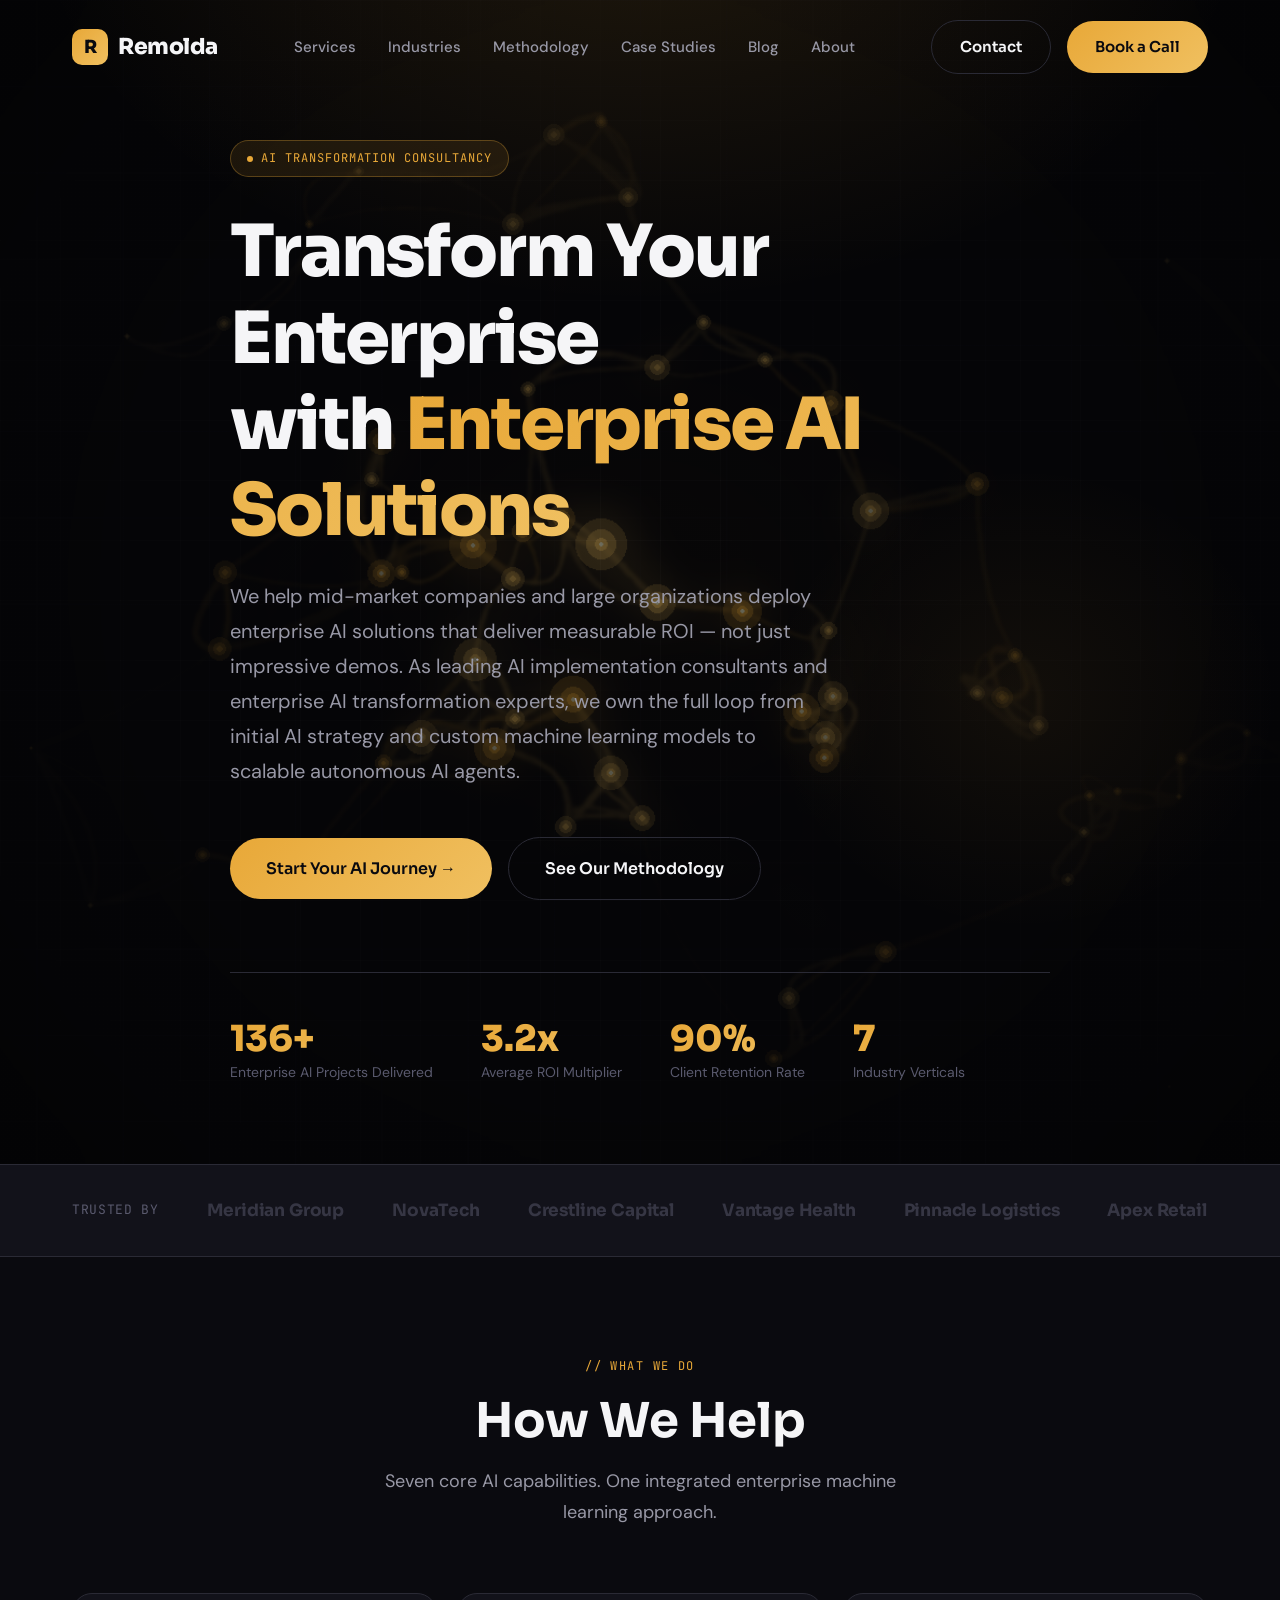
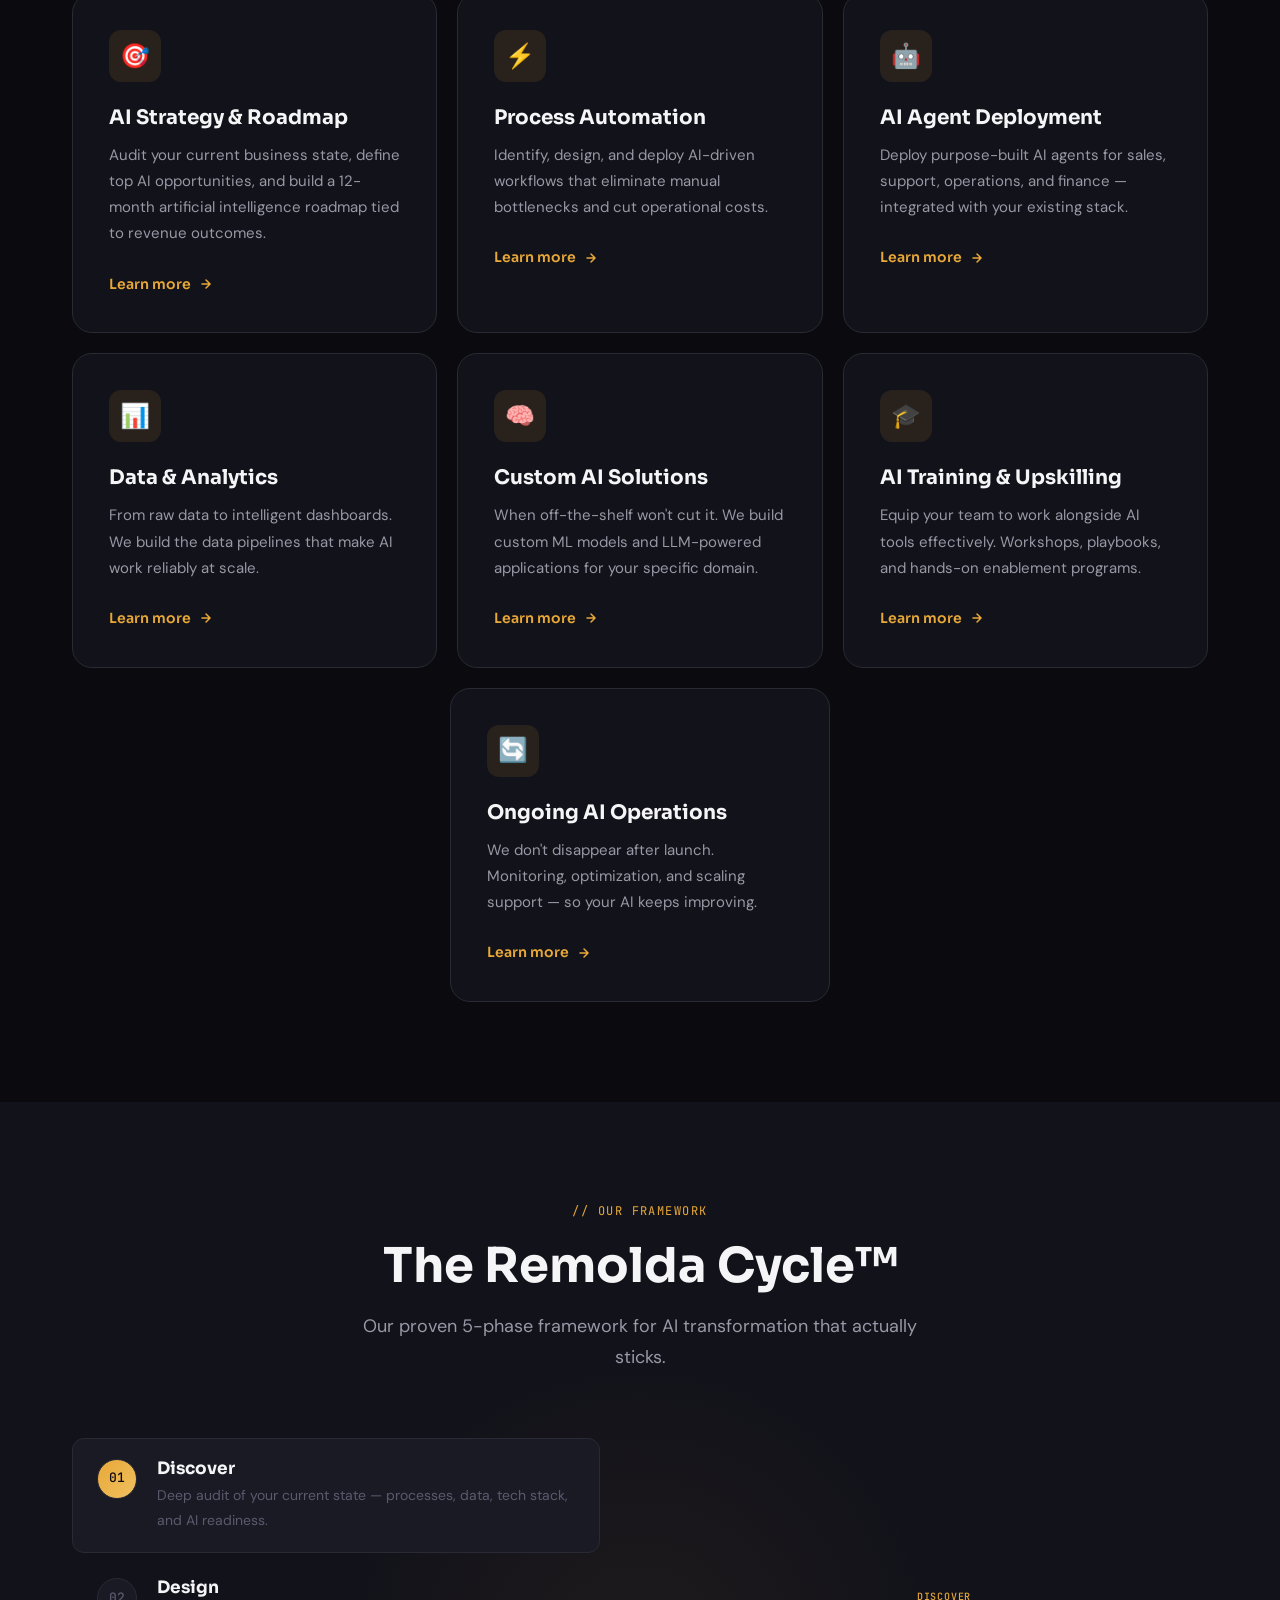
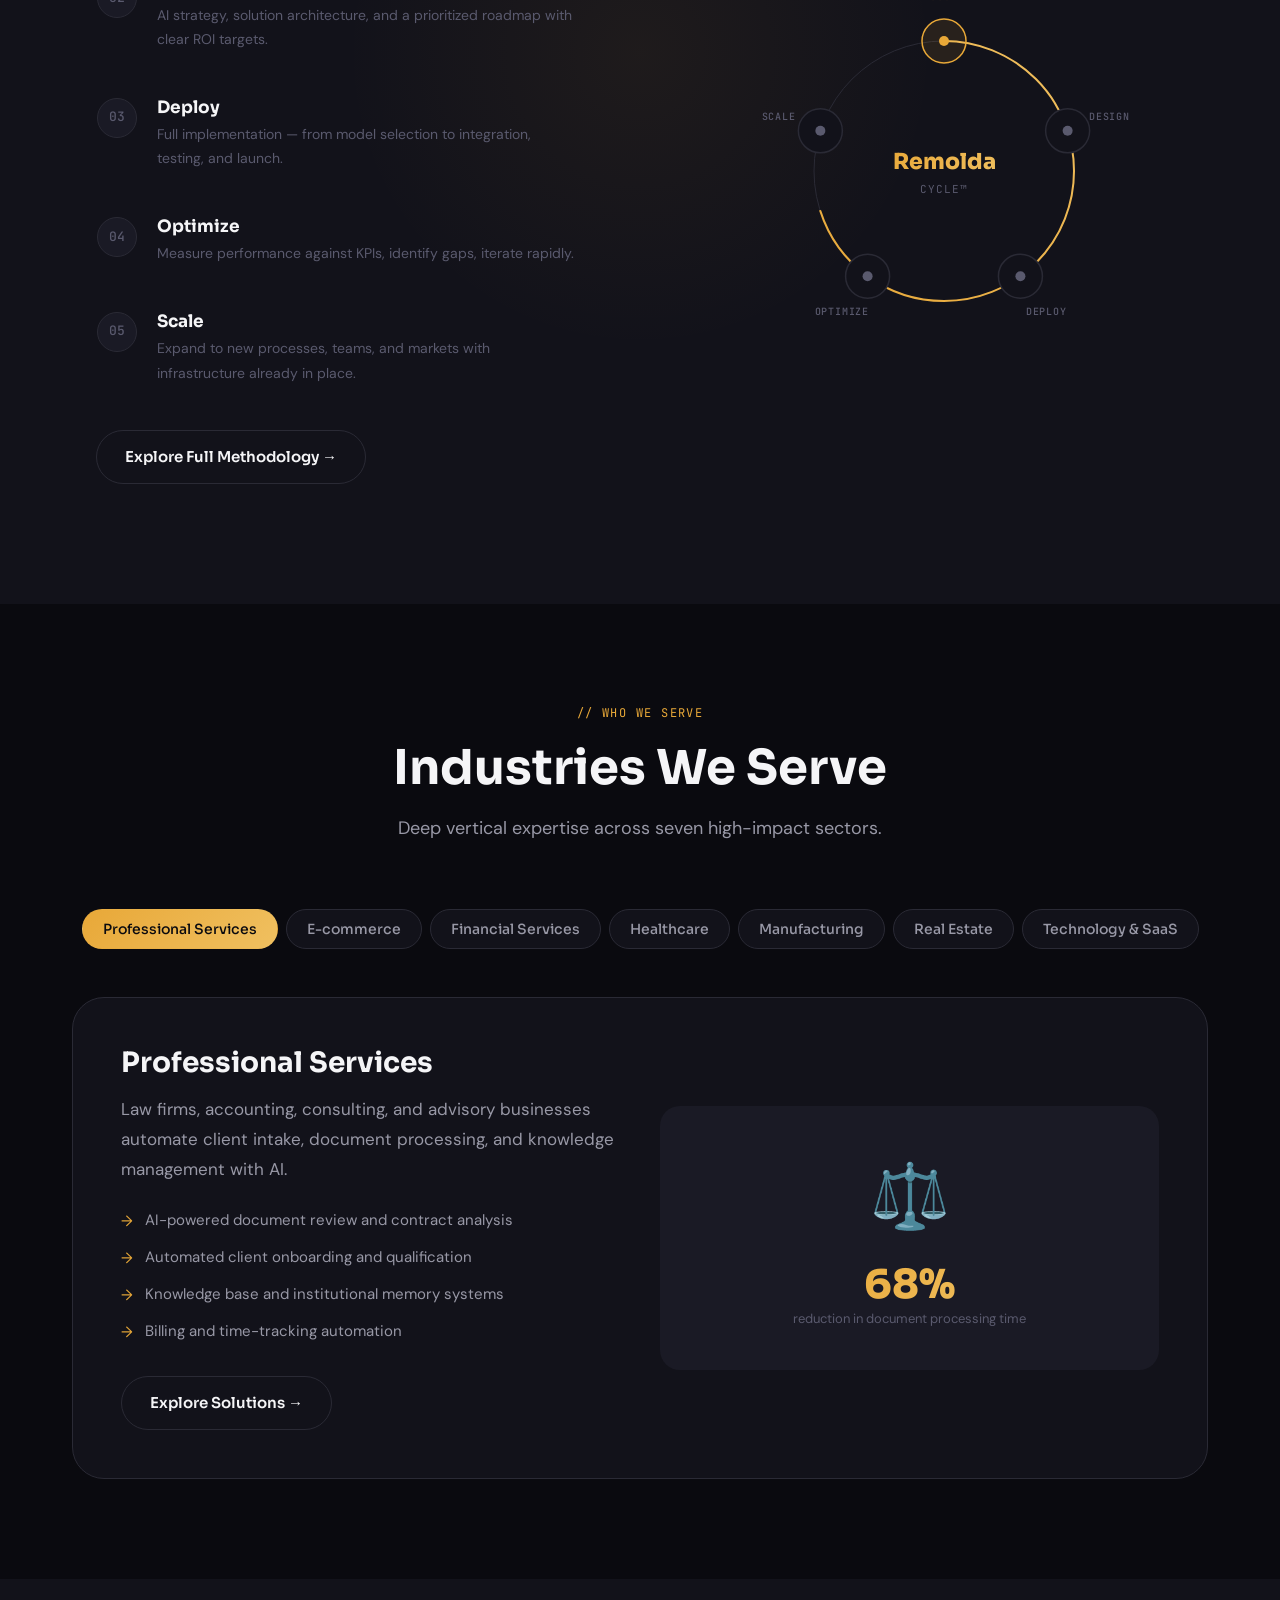
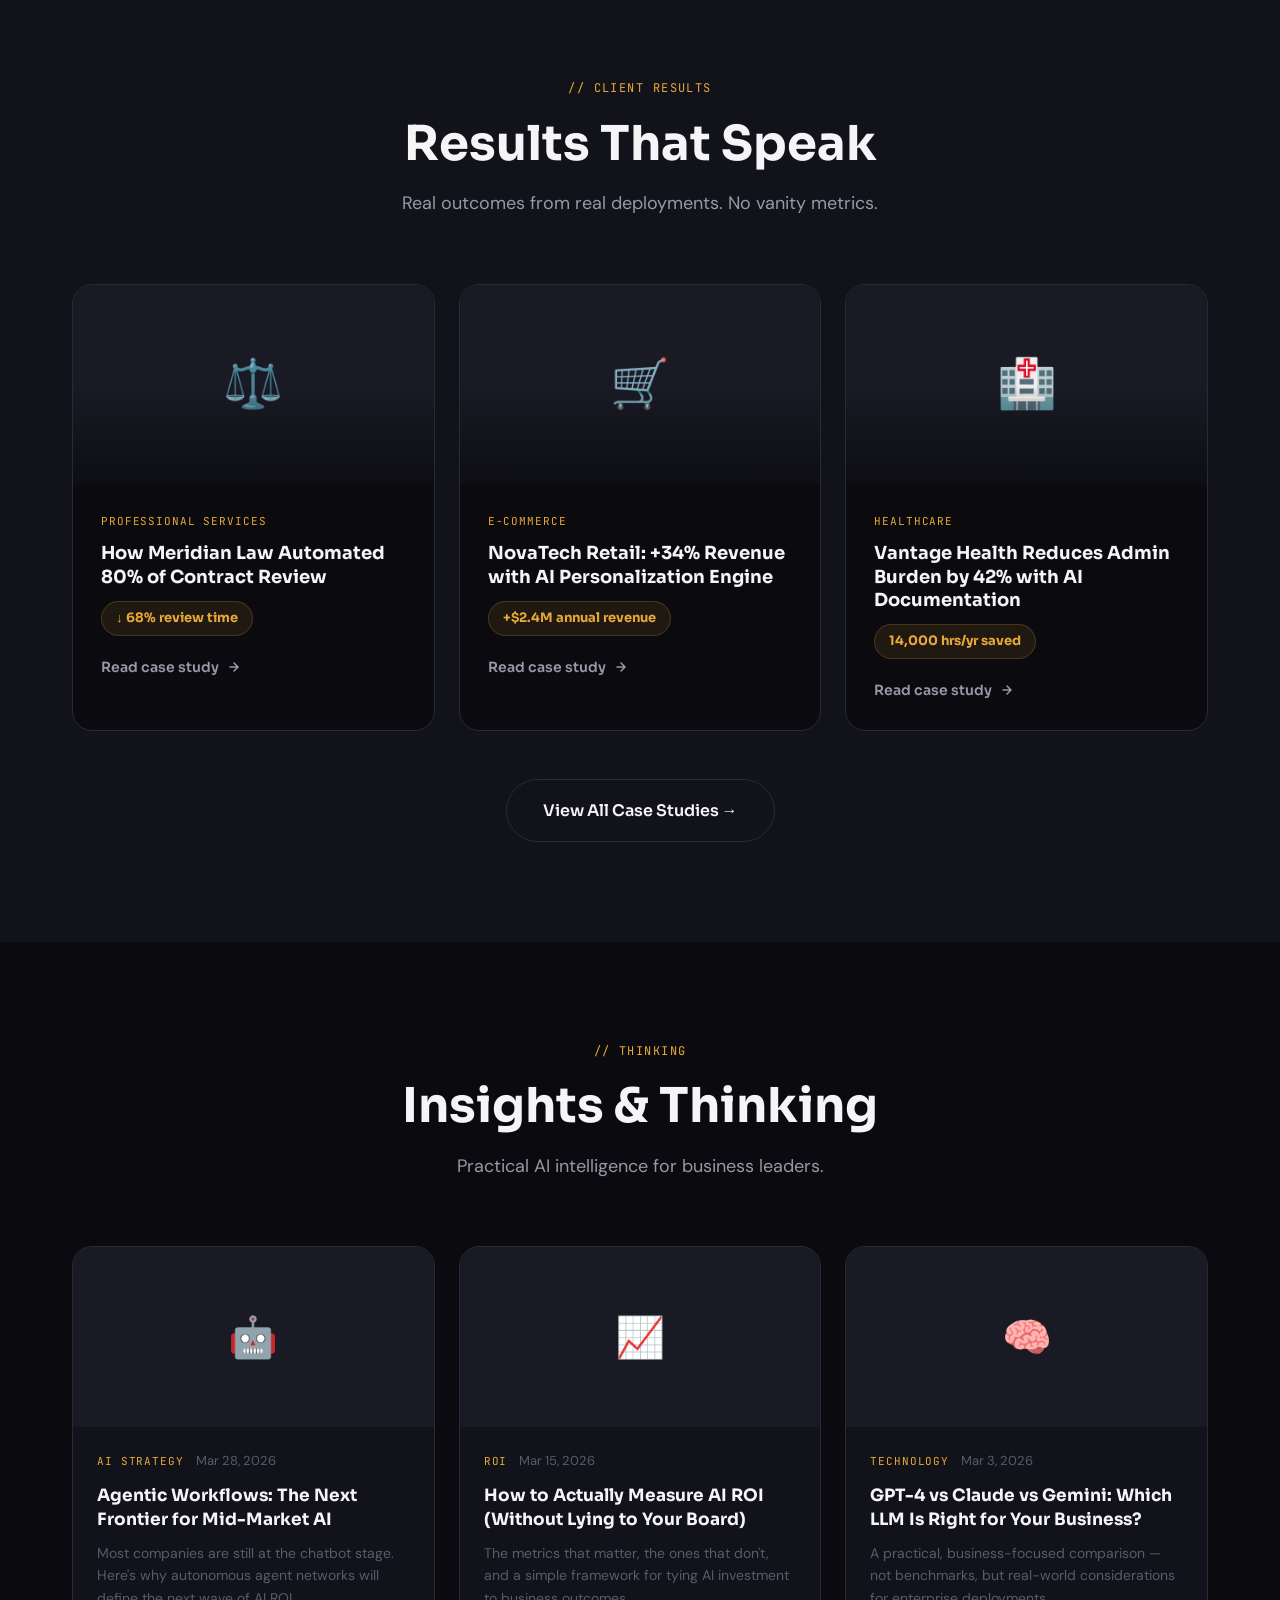
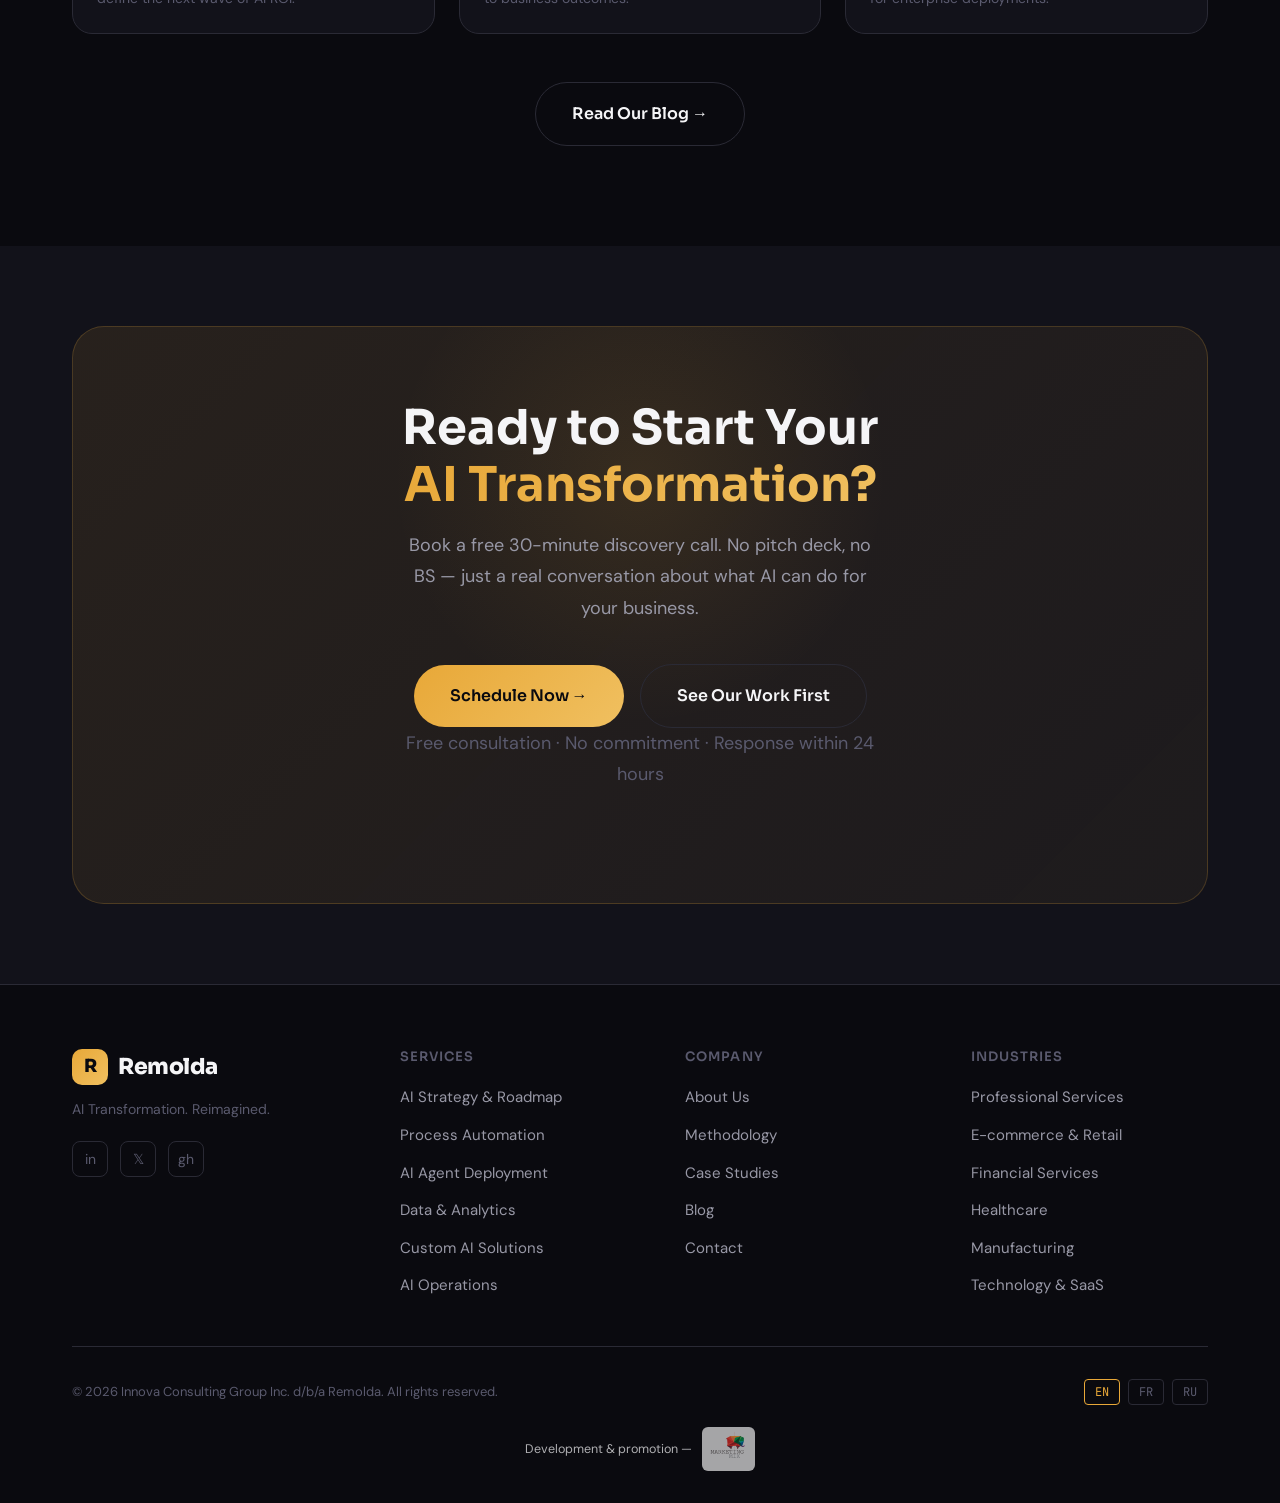
<file: index.html>
<!DOCTYPE html>
<html lang="en">
<head>
  <meta charset="UTF-8">
  <meta name="viewport" content="width=device-width, initial-scale=1.0">
  <title>Remolda | Top Enterprise AI Transformation & Consulting Agency in Toronto</title>
  <meta name="description" content="Remolda is a premier AI consulting agency in Toronto helping mid-market companies deploy ROI-driven AI, automation, and machine learning solutions.">
  <meta property="og:type" content="website">
  <meta property="og:title" content="Remolda | Top Enterprise AI Transformation & Consulting Agency in Toronto">
  <meta property="og:image" content="/images/og-image.png">
  <meta name="twitter:card" content="summary_large_image">
  <meta name="twitter:image" content="/images/og-image.png">
  <link rel="stylesheet" href="styles.css">
  <link rel="icon" href="/favicon.ico" type="image/x-icon">
  <link rel="canonical" href="https://remolda.com/">

  <!-- GEO SEO Tags -->
  <meta name="geo.region" content="CA-ON">
  <meta name="geo.placename" content="Toronto">
  <meta name="geo.position" content="43.6532;-79.3832">
  <meta name="ICBM" content="43.6532, -79.3832">

  <!-- Schema.org JSON-LD -->
  <script type="application/ld+json">
  {
    "@context": "https://schema.org",
    "@type": "ConsultingBusiness",
    "name": "Remolda",
    "legalName": "Innova Consulting Group Inc.",
    "url": "https://remolda.com",
    "logo": "https://remolda.com/images/og-image.png",
    "description": "Remolda helps mid-market companies deploy AI that delivers measurable ROI. We offer AI Strategy, Process Automation, AI Agent Deployment, Data & Analytics, and Custom AI Solutions.",
    "address": {
      "@type": "PostalAddress",
      "addressLocality": "Toronto",
      "addressRegion": "ON",
      "addressCountry": "CA"
    },
    "geo": {
      "@type": "GeoCoordinates",
      "latitude": 43.6532,
      "longitude": -79.3832
    },
    "contactPoint": {
      "@type": "ContactPoint",
      "contactType": "customer service",
      "email": "hello@remolda.com",
      "availableLanguage": ["English", "French", "Russian"]
    },
    "sameAs": [
      "https://www.linkedin.com/company/remolda",
      "https://twitter.com/remolda_ai"
    ]
  }
  </script>

</head>
<body>

  <!-- NAVIGATION -->
  <nav class="nav">
    <div class="container">
      <div class="nav-inner">
        <a href="index.html" class="nav-logo">
          <div class="logo-mark">R</div>
          Remolda
        </a>
        <ul class="nav-links">
          <li><a href="services.html">Services</a></li>
          <li><a href="industries.html">Industries</a></li>
          <li><a href="methodology.html">Methodology</a></li>
          <li><a href="case-studies.html">Case Studies</a></li>
          <li><a href="blog.html">Blog</a></li>
          <li><a href="about.html">About</a></li>
        </ul>
        <div class="nav-cta">
          <a href="contact.html" class="btn btn-outline">Contact</a>
          <a href="contact.html" class="btn btn-primary">Book a Call</a>
        </div>
        <div class="nav-toggle" aria-label="Menu">
          <span></span><span></span><span></span>
        </div>
      </div>
    </div>
  </nav>

  <!-- HERO -->
  <section class="hero">
    <div class="hero-bg">
      <div class="hero-mesh"></div>
      <div class="hero-grid"></div>
    </div>
    <div class="container">
      <div class="hero-content">
        <div class="badge fade-up">AI Transformation Consultancy</div>
        <h1 class="fade-up fade-up-delay-1">
          Transform Your Enterprise<br>
          with <span class="text-accent">Enterprise AI Solutions</span>
        </h1>
        <p class="fade-up fade-up-delay-2">
          We help mid-market companies and large organizations deploy enterprise AI solutions that deliver measurable ROI —
          not just impressive demos. As leading AI implementation consultants and enterprise AI transformation experts, we own the full loop from initial AI strategy and custom machine learning models to scalable autonomous AI agents.
        </p>
        <div class="hero-actions fade-up fade-up-delay-3">
          <a href="contact.html" class="btn btn-primary btn-lg">Start Your AI Journey →</a>
          <a href="methodology.html" class="btn btn-outline btn-lg">See Our Methodology</a>
        </div>
        <div class="hero-stats fade-up fade-up-delay-4">
          <div class="hero-stat">
            <div class="number" data-target="140+">0</div>
            <div class="label">Enterprise AI Projects Delivered</div>
          </div>
          <div class="hero-stat">
            <div class="number" data-target="3.2x">0</div>
            <div class="label">Average ROI Multiplier</div>
          </div>
          <div class="hero-stat">
            <div class="number" data-target="92%">0</div>
            <div class="label">Client Retention Rate</div>
          </div>
          <div class="hero-stat">
            <div class="number" data-target="7">0</div>
            <div class="label">Industry Verticals</div>
          </div>
        </div>
      </div>
    </div>
  </section>

  <!-- TRUST BAR -->
  <div class="trust-bar">
    <div class="container">
      <div class="trust-bar-inner">
        <span class="trust-label">Trusted by</span>
        <div class="trust-logos">
          <span class="trust-logo">Meridian Group</span>
          <span class="trust-logo">NovaTech</span>
          <span class="trust-logo">Crestline Capital</span>
          <span class="trust-logo">Vantage Health</span>
          <span class="trust-logo">Pinnacle Logistics</span>
          <span class="trust-logo">Apex Retail</span>
        </div>
      </div>
    </div>
  </div>

  <!-- SERVICES -->
  <section class="services">
    <div class="container">
      <div class="section-header fade-up">
        <span class="section-label">// What We Do</span>
        <h2>How We Help</h2>
        <p>Seven core AI capabilities. One integrated enterprise machine learning approach.</p>
      </div>
      <div class="services-grid">
        <a href="services.html#strategy" class="service-card fade-up">
          <div class="service-icon">🎯</div>
          <h3>AI Strategy & Roadmap</h3>
          <p>Audit your current business state, define top AI opportunities, and build a 12-month artificial intelligence roadmap tied to revenue outcomes.</p>
          <span class="service-link">Learn more <svg width="14" height="14" viewBox="0 0 14 14" fill="none"><path d="M3 7h8M7 3l4 4-4 4" stroke="currentColor" stroke-width="1.5" stroke-linecap="round"/></svg></span>
        </a>
        <a href="services.html#automation" class="service-card fade-up fade-up-delay-1">
          <div class="service-icon">⚡</div>
          <h3>Process Automation</h3>
          <p>Identify, design, and deploy AI-driven workflows that eliminate manual bottlenecks and cut operational costs.</p>
          <span class="service-link">Learn more <svg width="14" height="14" viewBox="0 0 14 14" fill="none"><path d="M3 7h8M7 3l4 4-4 4" stroke="currentColor" stroke-width="1.5" stroke-linecap="round"/></svg></span>
        </a>
        <a href="services.html#agents" class="service-card fade-up fade-up-delay-2">
          <div class="service-icon">🤖</div>
          <h3>AI Agent Deployment</h3>
          <p>Deploy purpose-built AI agents for sales, support, operations, and finance — integrated with your existing stack.</p>
          <span class="service-link">Learn more <svg width="14" height="14" viewBox="0 0 14 14" fill="none"><path d="M3 7h8M7 3l4 4-4 4" stroke="currentColor" stroke-width="1.5" stroke-linecap="round"/></svg></span>
        </a>
        <a href="services.html#data" class="service-card fade-up fade-up-delay-3">
          <div class="service-icon">📊</div>
          <h3>Data & Analytics</h3>
          <p>From raw data to intelligent dashboards. We build the data pipelines that make AI work reliably at scale.</p>
          <span class="service-link">Learn more <svg width="14" height="14" viewBox="0 0 14 14" fill="none"><path d="M3 7h8M7 3l4 4-4 4" stroke="currentColor" stroke-width="1.5" stroke-linecap="round"/></svg></span>
        </a>
        <a href="services.html#custom" class="service-card fade-up fade-up-delay-4">
          <div class="service-icon">🧠</div>
          <h3>Custom AI Solutions</h3>
          <p>When off-the-shelf won't cut it. We build custom ML models and LLM-powered applications for your specific domain.</p>
          <span class="service-link">Learn more <svg width="14" height="14" viewBox="0 0 14 14" fill="none"><path d="M3 7h8M7 3l4 4-4 4" stroke="currentColor" stroke-width="1.5" stroke-linecap="round"/></svg></span>
        </a>
        <a href="services.html#training" class="service-card fade-up fade-up-delay-5">
          <div class="service-icon">🎓</div>
          <h3>AI Training & Upskilling</h3>
          <p>Equip your team to work alongside AI tools effectively. Workshops, playbooks, and hands-on enablement programs.</p>
          <span class="service-link">Learn more <svg width="14" height="14" viewBox="0 0 14 14" fill="none"><path d="M3 7h8M7 3l4 4-4 4" stroke="currentColor" stroke-width="1.5" stroke-linecap="round"/></svg></span>
        </a>
        <a href="services.html#operations" class="service-card fade-up fade-up-delay-6" style="grid-column: 1 / -1; max-width: 380px; margin: 0 auto;">
          <div class="service-icon">🔄</div>
          <h3>Ongoing AI Operations</h3>
          <p>We don't disappear after launch. Monitoring, optimization, and scaling support — so your AI keeps improving.</p>
          <span class="service-link">Learn more <svg width="14" height="14" viewBox="0 0 14 14" fill="none"><path d="M3 7h8M7 3l4 4-4 4" stroke="currentColor" stroke-width="1.5" stroke-linecap="round"/></svg></span>
        </a>
      </div>
    </div>
  </section>

  <!-- METHODOLOGY -->
  <section class="methodology">
    <div class="container">
      <div class="section-header fade-up">
        <span class="section-label">// Our Framework</span>
        <h2>The Remolda Cycle™</h2>
        <p>Our proven 5-phase framework for AI transformation that actually sticks.</p>
      </div>
      <div class="methodology-inner">
        <div class="methodology-phases">
          <div class="phase-item fade-up">
            <div class="phase-num">01</div>
            <div class="phase-content">
              <h4>Discover</h4>
              <p>Deep audit of your current state — processes, data, tech stack, and AI readiness.</p>
            </div>
          </div>
          <div class="phase-item fade-up fade-up-delay-1">
            <div class="phase-num">02</div>
            <div class="phase-content">
              <h4>Design</h4>
              <p>AI strategy, solution architecture, and a prioritized roadmap with clear ROI targets.</p>
            </div>
          </div>
          <div class="phase-item fade-up fade-up-delay-2">
            <div class="phase-num">03</div>
            <div class="phase-content">
              <h4>Deploy</h4>
              <p>Full implementation — from model selection to integration, testing, and launch.</p>
            </div>
          </div>
          <div class="phase-item fade-up fade-up-delay-3">
            <div class="phase-num">04</div>
            <div class="phase-content">
              <h4>Optimize</h4>
              <p>Measure performance against KPIs, identify gaps, iterate rapidly.</p>
            </div>
          </div>
          <div class="phase-item fade-up fade-up-delay-4">
            <div class="phase-num">05</div>
            <div class="phase-content">
              <h4>Scale</h4>
              <p>Expand to new processes, teams, and markets with infrastructure already in place.</p>
            </div>
          </div>
          <div style="padding: 20px 24px;">
            <a href="methodology.html" class="btn btn-outline">Explore Full Methodology →</a>
          </div>
        </div>
        <div class="cycle-diagram fade-up fade-up-delay-2">
          <div class="cycle-svg-wrap">
            <div class="cycle-center">
              <div class="cycle-center-logo">Remolda</div>
              <div class="cycle-center-sub">Cycle™</div>
            </div>
          </div>
        </div>
      </div>
    </div>
  </section>

  <!-- INDUSTRIES -->
  <section class="industries">
    <div class="container">
      <div class="section-header fade-up">
        <span class="section-label">// Who We Serve</span>
        <h2>Industries We Serve</h2>
        <p>Deep vertical expertise across seven high-impact sectors.</p>
      </div>
      <div class="industries-tabs fade-up">
        <button class="tab-btn active" data-tab="professional">Professional Services</button>
        <button class="tab-btn" data-tab="ecommerce">E-commerce</button>
        <button class="tab-btn" data-tab="financial">Financial Services</button>
        <button class="tab-btn" data-tab="healthcare">Healthcare</button>
        <button class="tab-btn" data-tab="manufacturing">Manufacturing</button>
        <button class="tab-btn" data-tab="realestate">Real Estate</button>
        <button class="tab-btn" data-tab="saas">Technology & SaaS</button>
      </div>
      <div class="industry-panel active" data-industry="professional">
        <div>
          <h3>Professional Services</h3>
          <p>Law firms, accounting, consulting, and advisory businesses automate client intake, document processing, and knowledge management with AI.</p>
          <div class="industry-challenges">
            <div class="challenge-item">AI-powered document review and contract analysis</div>
            <div class="challenge-item">Automated client onboarding and qualification</div>
            <div class="challenge-item">Knowledge base and institutional memory systems</div>
            <div class="challenge-item">Billing and time-tracking automation</div>
          </div>
          <a href="industries.html#professional" class="btn btn-outline">Explore Solutions →</a>
        </div>
        <div class="industry-visual">
          <div class="industry-icon-large">⚖️</div>
          <div class="industry-metric">
            <div class="big-num">68%</div>
            <div class="big-label">reduction in document processing time</div>
          </div>
        </div>
      </div>
      <div class="industry-panel" data-industry="ecommerce">
        <div>
          <h3>E-commerce & Retail</h3>
          <p>Drive revenue with AI-powered personalization, inventory optimization, and customer service automation that scales with demand.</p>
          <div class="industry-challenges">
            <div class="challenge-item">Personalized product recommendations at scale</div>
            <div class="challenge-item">AI-driven demand forecasting and inventory</div>
            <div class="challenge-item">24/7 customer support automation</div>
            <div class="challenge-item">Dynamic pricing and promotion optimization</div>
          </div>
          <a href="industries.html#ecommerce" class="btn btn-outline">Explore Solutions →</a>
        </div>
        <div class="industry-visual">
          <div class="industry-icon-large">🛒</div>
          <div class="industry-metric">
            <div class="big-num">+34%</div>
            <div class="big-label">average revenue lift from AI personalization</div>
          </div>
        </div>
      </div>
      <div class="industry-panel" data-industry="financial">
        <div>
          <h3>Financial Services</h3>
          <p>Accelerate compliance, fraud detection, and client advisory with AI built for the regulatory demands of finance.</p>
          <div class="industry-challenges">
            <div class="challenge-item">Automated KYC/AML compliance workflows</div>
            <div class="challenge-item">Real-time fraud detection and risk scoring</div>
            <div class="challenge-item">AI-assisted financial planning and reporting</div>
            <div class="challenge-item">Intelligent document processing for lending</div>
          </div>
          <a href="industries.html#financial" class="btn btn-outline">Explore Solutions →</a>
        </div>
        <div class="industry-visual">
          <div class="industry-icon-large">💼</div>
          <div class="industry-metric">
            <div class="big-num">91%</div>
            <div class="big-label">accuracy in automated compliance checks</div>
          </div>
        </div>
      </div>
      <div class="industry-panel" data-industry="healthcare">
        <div>
          <h3>Healthcare & Pharma</h3>
          <p>Reduce administrative burden, improve patient outcomes, and accelerate research with purpose-built healthcare AI.</p>
          <div class="industry-challenges">
            <div class="challenge-item">Clinical documentation and coding automation</div>
            <div class="challenge-item">Patient engagement and triage chatbots</div>
            <div class="challenge-item">Supply chain and inventory optimization</div>
            <div class="challenge-item">Research data extraction and analysis</div>
          </div>
          <a href="industries.html#healthcare" class="btn btn-outline">Explore Solutions →</a>
        </div>
        <div class="industry-visual">
          <div class="industry-icon-large">🏥</div>
          <div class="industry-metric">
            <div class="big-num">42%</div>
            <div class="big-label">reduction in administrative time per clinician</div>
          </div>
        </div>
      </div>
      <div class="industry-panel" data-industry="manufacturing">
        <div>
          <h3>Manufacturing & Logistics</h3>
          <p>Predictive maintenance, supply chain intelligence, and quality control automation for modern manufacturing operations.</p>
          <div class="industry-challenges">
            <div class="challenge-item">Predictive maintenance and equipment monitoring</div>
            <div class="challenge-item">Supply chain visibility and optimization</div>
            <div class="challenge-item">Computer vision for quality control</div>
            <div class="challenge-item">Route optimization and fleet management</div>
          </div>
          <a href="industries.html#manufacturing" class="btn btn-outline">Explore Solutions →</a>
        </div>
        <div class="industry-visual">
          <div class="industry-icon-large">🏭</div>
          <div class="industry-metric">
            <div class="big-num">23%</div>
            <div class="big-label">reduction in unplanned downtime</div>
          </div>
        </div>
      </div>
      <div class="industry-panel" data-industry="realestate">
        <div>
          <h3>Real Estate & Construction</h3>
          <p>From lead qualification to project management AI, we help real estate and construction companies move faster and smarter.</p>
          <div class="industry-challenges">
            <div class="challenge-item">AI-powered lead scoring and qualification</div>
            <div class="challenge-item">Automated property valuation models</div>
            <div class="challenge-item">Construction project timeline forecasting</div>
            <div class="challenge-item">Lease and contract document intelligence</div>
          </div>
          <a href="industries.html#realestate" class="btn btn-outline">Explore Solutions →</a>
        </div>
        <div class="industry-visual">
          <div class="industry-icon-large">🏗️</div>
          <div class="industry-metric">
            <div class="big-num">4.7x</div>
            <div class="big-label">faster lead-to-deal conversion with AI</div>
          </div>
        </div>
      </div>
      <div class="industry-panel" data-industry="saas">
        <div>
          <h3>Technology & SaaS</h3>
          <p>Build AI-native features, accelerate development cycles, and reduce churn with data-driven intelligence baked into your product.</p>
          <div class="industry-challenges">
            <div class="challenge-item">AI-powered product feature development</div>
            <div class="challenge-item">Churn prediction and expansion revenue signals</div>
            <div class="challenge-item">Automated customer success workflows</div>
            <div class="challenge-item">Engineering velocity with AI-assisted development</div>
          </div>
          <a href="industries.html#saas" class="btn btn-outline">Explore Solutions →</a>
        </div>
        <div class="industry-visual">
          <div class="industry-icon-large">💻</div>
          <div class="industry-metric">
            <div class="big-num">-31%</div>
            <div class="big-label">churn reduction via predictive AI signals</div>
          </div>
        </div>
      </div>
    </div>
  </section>

  <!-- CASE STUDIES -->
  <section class="case-studies">
    <div class="container">
      <div class="section-header fade-up">
        <span class="section-label">// Client Results</span>
        <h2>Results That Speak</h2>
        <p>Real outcomes from real deployments. No vanity metrics.</p>
      </div>
      <div class="case-studies-grid">
        <a href="case-studies.html#meridian" class="case-card fade-up">
          <div class="case-card-img">⚖️</div>
          <div class="case-card-body">
            <span class="case-industry-tag">Professional Services</span>
            <h3>How Meridian Law Automated 80% of Contract Review</h3>
            <div class="case-metric">↓ 68% review time</div>
            <span class="case-link">Read case study <svg width="14" height="14" viewBox="0 0 14 14" fill="none"><path d="M3 7h8M7 3l4 4-4 4" stroke="currentColor" stroke-width="1.5" stroke-linecap="round"/></svg></span>
          </div>
        </a>
        <a href="case-studies.html#nova" class="case-card fade-up fade-up-delay-1">
          <div class="case-card-img">🛒</div>
          <div class="case-card-body">
            <span class="case-industry-tag">E-commerce</span>
            <h3>NovaTech Retail: +34% Revenue with AI Personalization Engine</h3>
            <div class="case-metric">+$2.4M annual revenue</div>
            <span class="case-link">Read case study <svg width="14" height="14" viewBox="0 0 14 14" fill="none"><path d="M3 7h8M7 3l4 4-4 4" stroke="currentColor" stroke-width="1.5" stroke-linecap="round"/></svg></span>
          </div>
        </a>
        <a href="case-studies.html#vantage" class="case-card fade-up fade-up-delay-2">
          <div class="case-card-img">🏥</div>
          <div class="case-card-body">
            <span class="case-industry-tag">Healthcare</span>
            <h3>Vantage Health Reduces Admin Burden by 42% with AI Documentation</h3>
            <div class="case-metric">14,000 hrs/yr saved</div>
            <span class="case-link">Read case study <svg width="14" height="14" viewBox="0 0 14 14" fill="none"><path d="M3 7h8M7 3l4 4-4 4" stroke="currentColor" stroke-width="1.5" stroke-linecap="round"/></svg></span>
          </div>
        </a>
      </div>
      <div class="section-cta fade-up">
        <a href="case-studies.html" class="btn btn-outline btn-lg">View All Case Studies →</a>
      </div>
    </div>
  </section>

  <!-- BLOG PREVIEW -->
  <section class="blog-preview">
    <div class="container">
      <div class="section-header fade-up">
        <span class="section-label">// Thinking</span>
        <h2>Insights & Thinking</h2>
        <p>Practical AI intelligence for business leaders.</p>
      </div>
      <div class="blog-grid">
        <a href="blog.html#agentic-workflows" class="blog-card fade-up">
          <div class="blog-card-img">🤖</div>
          <div class="blog-card-body">
            <div class="blog-meta">
              <span class="blog-category">AI Strategy</span>
              <span class="blog-date">Mar 28, 2026</span>
            </div>
            <h3>Agentic Workflows: The Next Frontier for Mid-Market AI</h3>
            <p>Most companies are still at the chatbot stage. Here's why autonomous agent networks will define the next wave of AI ROI.</p>
          </div>
        </a>
        <a href="blog.html#roi-measurement" class="blog-card fade-up fade-up-delay-1">
          <div class="blog-card-img">📈</div>
          <div class="blog-card-body">
            <div class="blog-meta">
              <span class="blog-category">ROI</span>
              <span class="blog-date">Mar 15, 2026</span>
            </div>
            <h3>How to Actually Measure AI ROI (Without Lying to Your Board)</h3>
            <p>The metrics that matter, the ones that don't, and a simple framework for tying AI investment to business outcomes.</p>
          </div>
        </a>
        <a href="blog.html#llm-selection" class="blog-card fade-up fade-up-delay-2">
          <div class="blog-card-img">🧠</div>
          <div class="blog-card-body">
            <div class="blog-meta">
              <span class="blog-category">Technology</span>
              <span class="blog-date">Mar 3, 2026</span>
            </div>
            <h3>GPT-4 vs Claude vs Gemini: Which LLM Is Right for Your Business?</h3>
            <p>A practical, business-focused comparison — not benchmarks, but real-world considerations for enterprise deployments.</p>
          </div>
        </a>
      </div>
      <div class="section-cta fade-up">
        <a href="blog.html" class="btn btn-outline btn-lg">Read Our Blog →</a>
      </div>
    </div>
  </section>

  <!-- CTA SECTION -->
  <section class="cta-section">
    <div class="container">
      <div class="cta-block fade-up">
        <h2>Ready to Start Your<br><span class="text-accent">AI Transformation?</span></h2>
        <p>Book a free 30-minute discovery call. No pitch deck, no BS — just a real conversation about what AI can do for your business.</p>
        <div class="cta-actions">
          <a href="contact.html" class="btn btn-primary btn-lg">Schedule Now →</a>
          <a href="case-studies.html" class="btn btn-outline btn-lg">See Our Work First</a>
        </div>
        <p class="cta-note">Free consultation · No commitment · Response within 24 hours</p>
      </div>
    </div>
  </section>

  <!-- FOOTER -->
  <footer class="footer">
    <div class="container">
      <div class="footer-top">
        <div class="footer-brand">
          <a href="index.html" class="nav-logo">
            <div class="logo-mark">R</div>
            Remolda
          </a>
          <p>AI Transformation. Reimagined.</p>
          <div class="footer-social">
            <a href="#" class="social-link" aria-label="LinkedIn">in</a>
            <a href="#" class="social-link" aria-label="Twitter">𝕏</a>
            <a href="#" class="social-link" aria-label="GitHub">gh</a>
          </div>
        </div>
        <div class="footer-col">
          <h5>Services</h5>
          <ul>
            <li><a href="services.html#strategy">AI Strategy & Roadmap</a></li>
            <li><a href="services.html#automation">Process Automation</a></li>
            <li><a href="services.html#agents">AI Agent Deployment</a></li>
            <li><a href="services.html#data">Data & Analytics</a></li>
            <li><a href="services.html#custom">Custom AI Solutions</a></li>
            <li><a href="services.html#operations">AI Operations</a></li>
          </ul>
        </div>
        <div class="footer-col">
          <h5>Company</h5>
          <ul>
            <li><a href="about.html">About Us</a></li>
            <li><a href="methodology.html">Methodology</a></li>
            <li><a href="case-studies.html">Case Studies</a></li>
            <li><a href="blog.html">Blog</a></li>
            <li><a href="contact.html">Contact</a></li>
          </ul>
        </div>
        <div class="footer-col">
          <h5>Industries</h5>
          <ul>
            <li><a href="industries.html#professional">Professional Services</a></li>
            <li><a href="industries.html#ecommerce">E-commerce & Retail</a></li>
            <li><a href="industries.html#financial">Financial Services</a></li>
            <li><a href="industries.html#healthcare">Healthcare</a></li>
            <li><a href="industries.html#manufacturing">Manufacturing</a></li>
            <li><a href="industries.html#saas">Technology & SaaS</a></li>
          </ul>
        </div>
      </div>
      <div class="footer-bottom">
        <p class="footer-legal">© 2026 Innova Consulting Group Inc. d/b/a Remolda. All rights reserved.</p>
        <div class="footer-lang">
          <button class="lang-btn active">EN</button>
          <button class="lang-btn">FR</button>
          <button class="lang-btn">RU</button>
        </div>
      </div>
    </div>
    <!-- Agency credit -->
    <div style="width:100%;display:flex;justify-content:center;padding:22px 24px 0">
      <a href="https://mmix.ua/" target="_blank" rel="noopener noreferrer" style="display:inline-flex;align-items:center;gap:10px;font-size:12.5px;color:inherit;opacity:.7;text-decoration:none">Development & promotion —
        <span style="display:inline-flex;align-items:center;background:rgba(255,255,255,.9);border-radius:6px;padding:4px 8px">
          <img src="/mmix-logo.png" alt="MMIX — Marketing Mix" width="62" height="60" style="height:36px;width:auto">
        </span>
      </a>
    </div>
  </footer>

  <script src="main.js"></script>
</body>
</html>
</file>
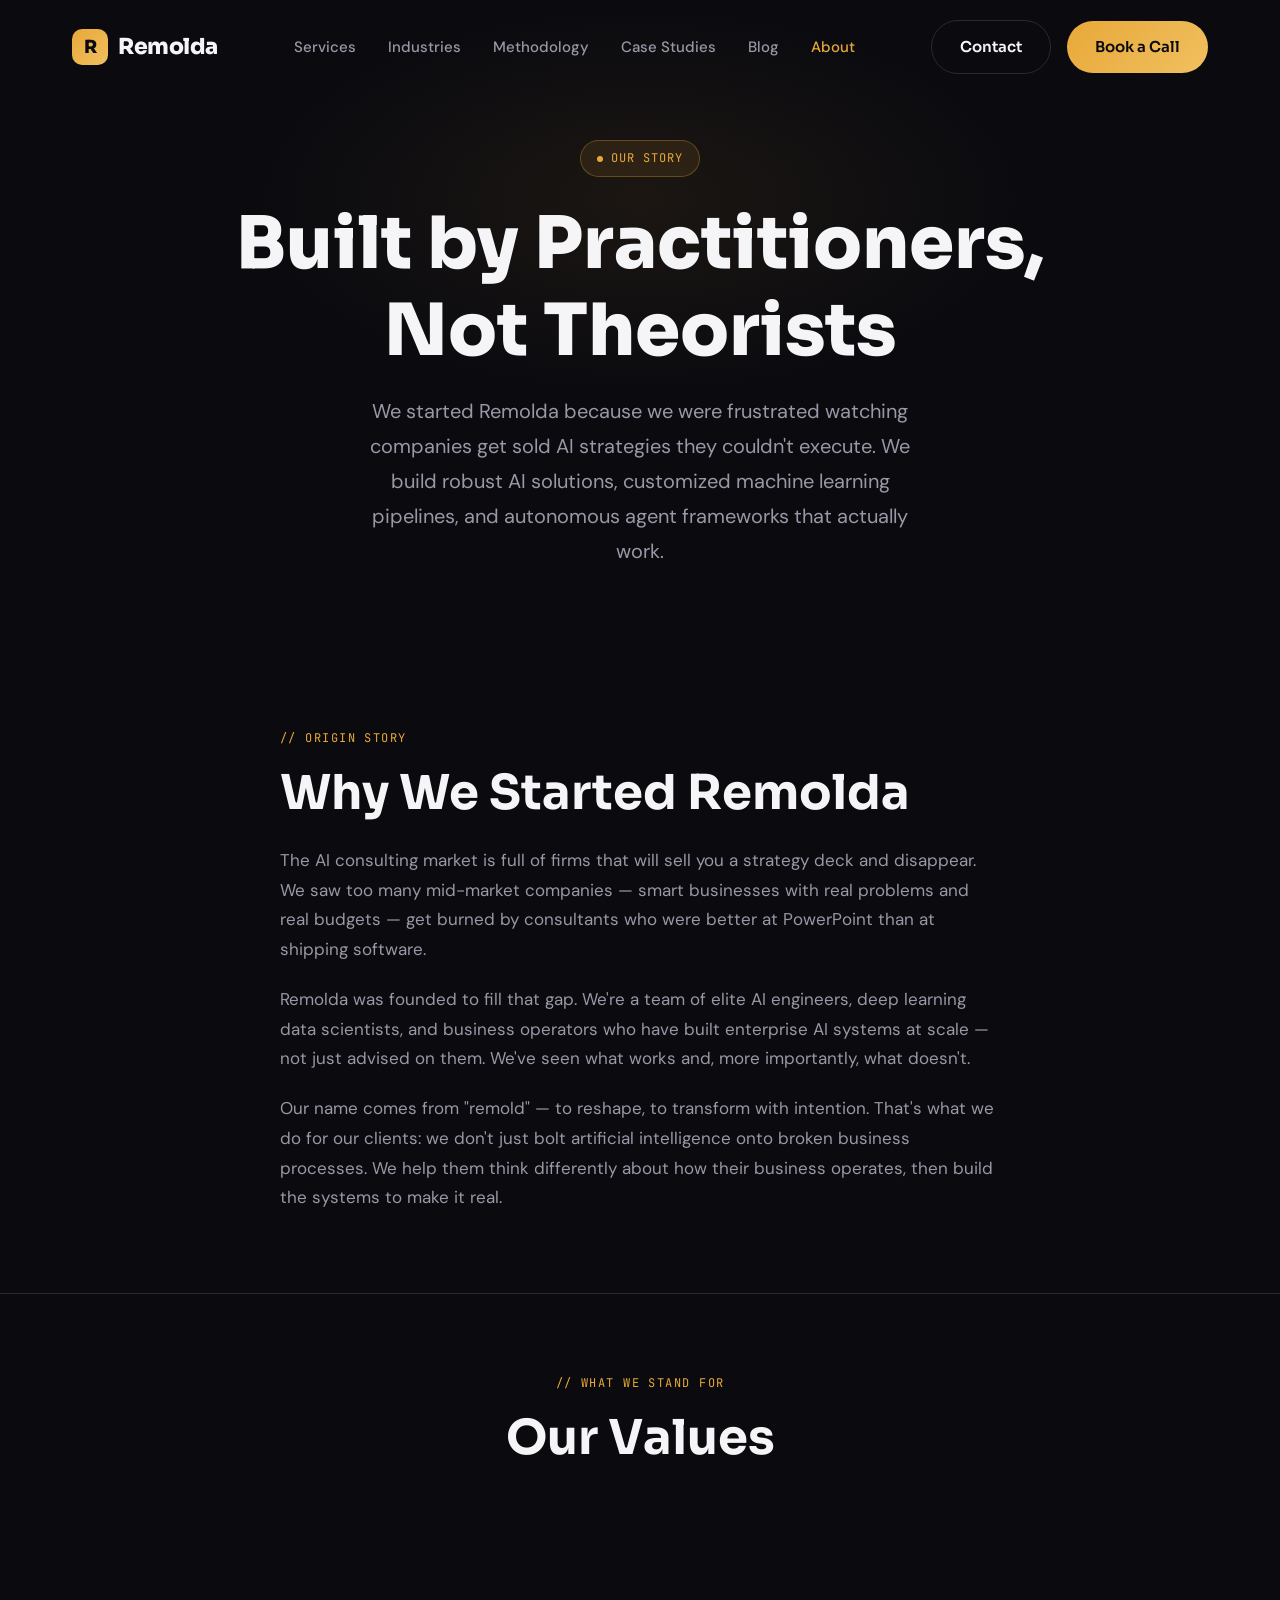
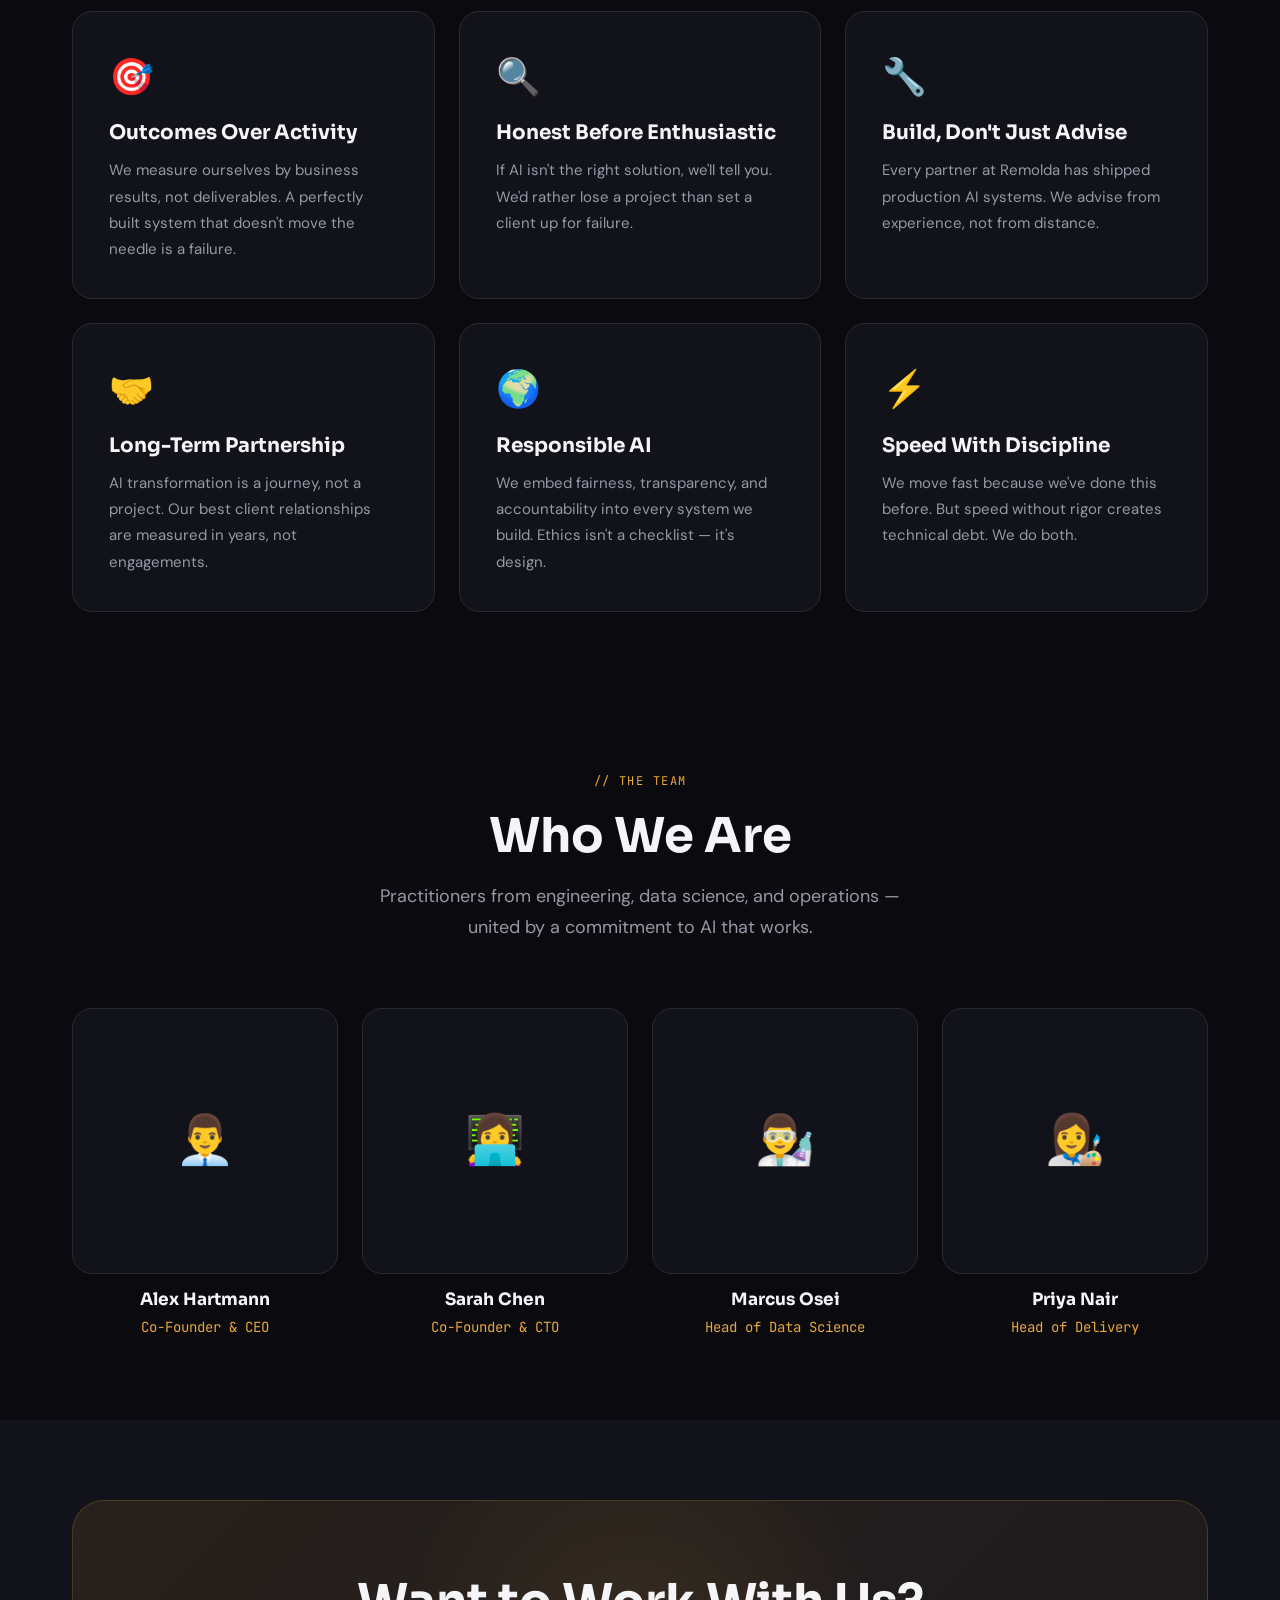
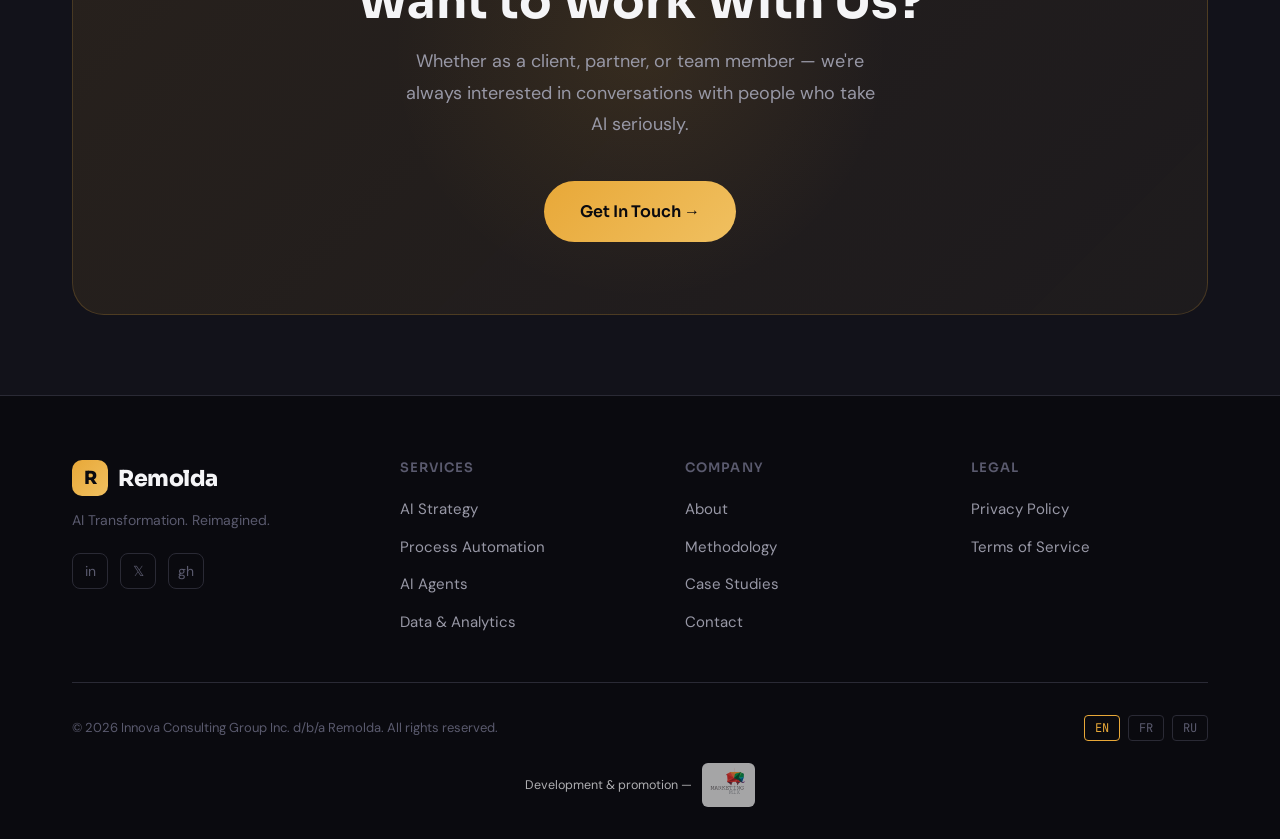
<file: about.html>
<!DOCTYPE html>
<html lang="en">
<head>
  <meta charset="UTF-8">
  <meta name="viewport" content="width=device-width, initial-scale=1.0">
  <title>About Remolda | AI Consulting Experts & Machine Learning Consultants</title>
  <meta name="description" content="Learn about Remolda's team of AI transformation consultants. We guide companies through enterprise AI deployment, process automation, and measurable growth.">
  <meta property="og:type" content="website">
  <meta property="og:image" content="/images/og-image.png">
  <meta name="twitter:card" content="summary_large_image">
  <meta name="twitter:image" content="/images/og-image.png">
  <link rel="stylesheet" href="styles.css">
  <link rel="icon" href="/favicon.ico" type="image/x-icon">
  <link rel="canonical" href="https://remolda.com/about.html">

  <!-- GEO SEO Tags -->
  <meta name="geo.region" content="CA-ON">
  <meta name="geo.placename" content="Toronto">
  <meta name="geo.position" content="43.6532;-79.3832">
  <meta name="ICBM" content="43.6532, -79.3832">

  <!-- Schema.org JSON-LD -->
  <script type="application/ld+json">
  {
    "@context": "https://schema.org",
    "@type": "ConsultingBusiness",
    "name": "Remolda",
    "legalName": "Innova Consulting Group Inc.",
    "url": "https://remolda.com",
    "logo": "https://remolda.com/images/og-image.png",
    "description": "Remolda helps mid-market companies deploy AI that delivers measurable ROI. We offer AI Strategy, Process Automation, AI Agent Deployment, Data & Analytics, and Custom AI Solutions.",
    "address": {
      "@type": "PostalAddress",
      "addressLocality": "Toronto",
      "addressRegion": "ON",
      "addressCountry": "CA"
    },
    "geo": {
      "@type": "GeoCoordinates",
      "latitude": 43.6532,
      "longitude": -79.3832
    },
    "contactPoint": {
      "@type": "ContactPoint",
      "contactType": "customer service",
      "email": "hello@remolda.com",
      "availableLanguage": ["English", "French", "Russian"]
    },
    "sameAs": [
      "https://www.linkedin.com/company/remolda",
      "https://twitter.com/remolda_ai"
    ]
  }
  </script>

</head>
<body>

  <nav class="nav">
    <div class="container">
      <div class="nav-inner">
        <a href="index.html" class="nav-logo"><div class="logo-mark">R</div>Remolda</a>
        <ul class="nav-links">
          <li><a href="services.html">Services</a></li>
          <li><a href="industries.html">Industries</a></li>
          <li><a href="methodology.html">Methodology</a></li>
          <li><a href="case-studies.html">Case Studies</a></li>
          <li><a href="blog.html">Blog</a></li>
          <li><a href="about.html">About</a></li>
        </ul>
        <div class="nav-cta">
          <a href="contact.html" class="btn btn-outline">Contact</a>
          <a href="contact.html" class="btn btn-primary">Book a Call</a>
        </div>
        <div class="nav-toggle"><span></span><span></span><span></span></div>
      </div>
    </div>
  </nav>

  <section class="page-hero">
    <div class="container">
      <span class="badge">Our Story</span>
      <h1>Built by Practitioners,<br>Not Theorists</h1>
      <p>We started Remolda because we were frustrated watching companies get sold AI strategies they couldn't execute. We build robust AI solutions, customized machine learning pipelines, and autonomous agent frameworks that actually work.</p>
    </div>
  </section>

  <!-- Story section -->
  <section style="padding: 80px 0; border-bottom: 1px solid var(--border);">
    <div class="container">
      <div style="max-width: 720px; margin: 0 auto;">
        <span class="section-label">// Origin Story</span>
        <h2 style="margin-bottom: 24px; margin-top: 12px;">Why We Started Remolda</h2>
        <p style="margin-bottom: 20px;">The AI consulting market is full of firms that will sell you a strategy deck and disappear. We saw too many mid-market companies — smart businesses with real problems and real budgets — get burned by consultants who were better at PowerPoint than at shipping software.</p>
        <p style="margin-bottom: 20px;">Remolda was founded to fill that gap. We're a team of elite AI engineers, deep learning data scientists, and business operators who have built enterprise AI systems at scale — not just advised on them. We've seen what works and, more importantly, what doesn't.</p>
        <p>Our name comes from "remold" — to reshape, to transform with intention. That's what we do for our clients: we don't just bolt artificial intelligence onto broken business processes. We help them think differently about how their business operates, then build the systems to make it real.</p>
      </div>
    </div>
  </section>

  <!-- Values -->
  <section style="padding: 80px 0;">
    <div class="container">
      <div class="section-header fade-up">
        <span class="section-label">// What We Stand For</span>
        <h2>Our Values</h2>
      </div>
      <div class="values-grid">
        <div class="value-card fade-up">
          <div class="value-icon">🎯</div>
          <h3>Outcomes Over Activity</h3>
          <p>We measure ourselves by business results, not deliverables. A perfectly built system that doesn't move the needle is a failure.</p>
        </div>
        <div class="value-card fade-up fade-up-delay-1">
          <div class="value-icon">🔍</div>
          <h3>Honest Before Enthusiastic</h3>
          <p>If AI isn't the right solution, we'll tell you. We'd rather lose a project than set a client up for failure.</p>
        </div>
        <div class="value-card fade-up fade-up-delay-2">
          <div class="value-icon">🔧</div>
          <h3>Build, Don't Just Advise</h3>
          <p>Every partner at Remolda has shipped production AI systems. We advise from experience, not from distance.</p>
        </div>
        <div class="value-card fade-up fade-up-delay-3">
          <div class="value-icon">🤝</div>
          <h3>Long-Term Partnership</h3>
          <p>AI transformation is a journey, not a project. Our best client relationships are measured in years, not engagements.</p>
        </div>
        <div class="value-card fade-up fade-up-delay-4">
          <div class="value-icon">🌍</div>
          <h3>Responsible AI</h3>
          <p>We embed fairness, transparency, and accountability into every system we build. Ethics isn't a checklist — it's design.</p>
        </div>
        <div class="value-card fade-up fade-up-delay-5">
          <div class="value-icon">⚡</div>
          <h3>Speed With Discipline</h3>
          <p>We move fast because we've done this before. But speed without rigor creates technical debt. We do both.</p>
        </div>
      </div>
    </div>
  </section>

  <!-- Team -->
  <section class="team-section">
    <div class="container">
      <div class="section-header fade-up">
        <span class="section-label">// The Team</span>
        <h2>Who We Are</h2>
        <p>Practitioners from engineering, data science, and operations — united by a commitment to AI that works.</p>
      </div>
      <div class="team-grid">
        <div class="team-card fade-up">
          <div class="team-avatar">👨‍💼</div>
          <h4>Alex Hartmann</h4>
          <span class="team-role">Co-Founder & CEO</span>
        </div>
        <div class="team-card fade-up fade-up-delay-1">
          <div class="team-avatar">👩‍💻</div>
          <h4>Sarah Chen</h4>
          <span class="team-role">Co-Founder & CTO</span>
        </div>
        <div class="team-card fade-up fade-up-delay-2">
          <div class="team-avatar">👨‍🔬</div>
          <h4>Marcus Osei</h4>
          <span class="team-role">Head of Data Science</span>
        </div>
        <div class="team-card fade-up fade-up-delay-3">
          <div class="team-avatar">👩‍🎨</div>
          <h4>Priya Nair</h4>
          <span class="team-role">Head of Delivery</span>
        </div>
      </div>
    </div>
  </section>

  <section class="cta-section">
    <div class="container">
      <div class="cta-block fade-up">
        <h2>Want to Work With Us?</h2>
        <p>Whether as a client, partner, or team member — we're always interested in conversations with people who take AI seriously.</p>
        <div class="cta-actions">
          <a href="contact.html" class="btn btn-primary btn-lg">Get In Touch →</a>
        </div>
      </div>
    </div>
  </section>

  <footer class="footer">
    <div class="container">
      <div class="footer-top">
        <div class="footer-brand">
          <a href="index.html" class="nav-logo"><div class="logo-mark">R</div>Remolda</a>
          <p>AI Transformation. Reimagined.</p>
          <div class="footer-social">
            <a href="#" class="social-link">in</a>
            <a href="#" class="social-link">𝕏</a>
            <a href="#" class="social-link">gh</a>
          </div>
        </div>
        <div class="footer-col">
          <h5>Services</h5>
          <ul>
            <li><a href="services.html#strategy">AI Strategy</a></li>
            <li><a href="services.html#automation">Process Automation</a></li>
            <li><a href="services.html#agents">AI Agents</a></li>
            <li><a href="services.html#data">Data & Analytics</a></li>
          </ul>
        </div>
        <div class="footer-col">
          <h5>Company</h5>
          <ul>
            <li><a href="about.html">About</a></li>
            <li><a href="methodology.html">Methodology</a></li>
            <li><a href="case-studies.html">Case Studies</a></li>
            <li><a href="contact.html">Contact</a></li>
          </ul>
        </div>
        <div class="footer-col">
          <h5>Legal</h5>
          <ul>
            <li><a href="#">Privacy Policy</a></li>
            <li><a href="#">Terms of Service</a></li>
          </ul>
        </div>
      </div>
      <div class="footer-bottom">
        <p class="footer-legal">© 2026 Innova Consulting Group Inc. d/b/a Remolda. All rights reserved.</p>
        <div class="footer-lang">
          <button class="lang-btn active">EN</button>
          <button class="lang-btn">FR</button>
          <button class="lang-btn">RU</button>
        </div>
      </div>
    </div>
    <!-- Agency credit -->
    <div style="width:100%;display:flex;justify-content:center;padding:22px 24px 0">
      <a href="https://mmix.ua/" target="_blank" rel="noopener noreferrer" style="display:inline-flex;align-items:center;gap:10px;font-size:12.5px;color:inherit;opacity:.7;text-decoration:none">Development & promotion —
        <span style="display:inline-flex;align-items:center;background:rgba(255,255,255,.9);border-radius:6px;padding:4px 8px">
          <img src="/mmix-logo.png" alt="MMIX — Marketing Mix" width="62" height="60" style="height:36px;width:auto">
        </span>
      </a>
    </div>
  </footer>

  <script src="main.js"></script>
</body>
</html>
</file>
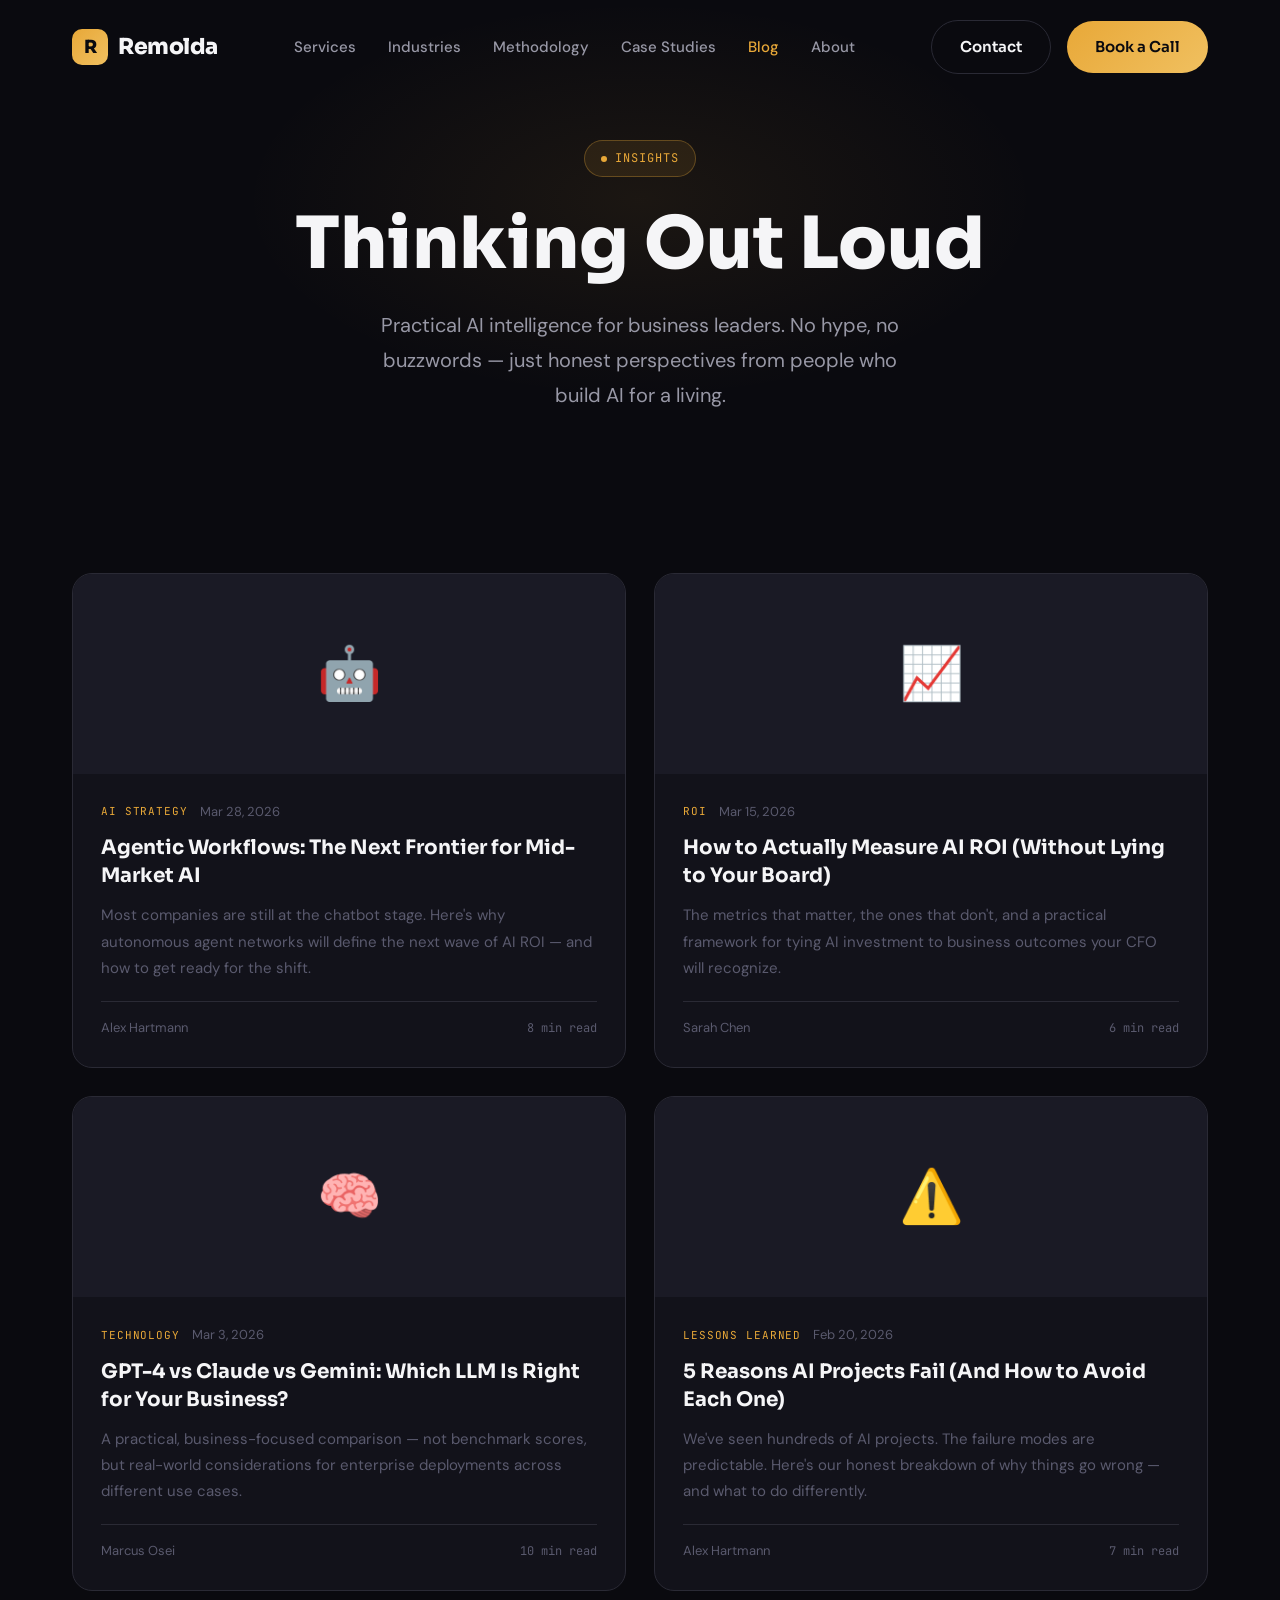
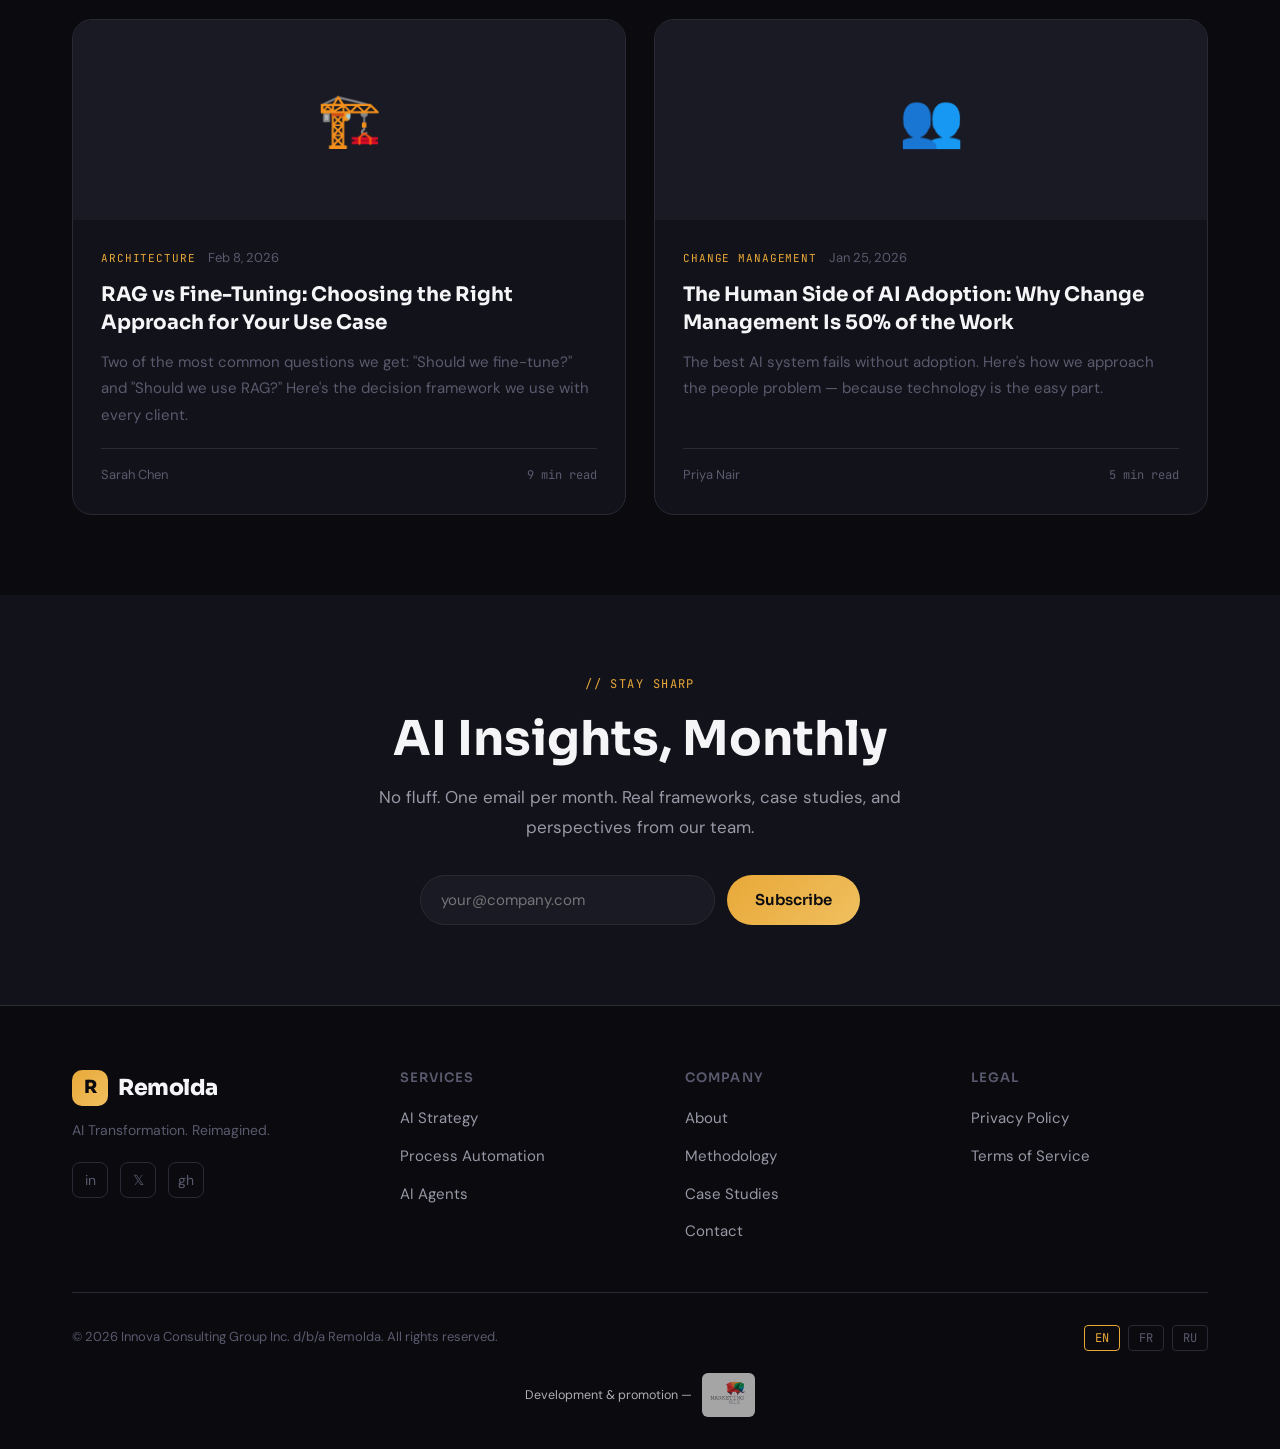
<file: blog.html>
<!DOCTYPE html>
<html lang="en">
<head>
  <meta charset="UTF-8">
  <meta name="viewport" content="width=device-width, initial-scale=1.0">
  <title>AI Strategy & Insights Blog | Remolda AI Transformation</title>
  <meta name="description" content="Read expert insights on AI strategy, ROI measurement, LLMs, and agentic workflows for mid-market businesses. Stay ahead with Remolda's thought leadership.">
  <meta property="og:type" content="website">
  <meta property="og:image" content="/images/og-image.png">
  <meta name="twitter:card" content="summary_large_image">
  <meta name="twitter:image" content="/images/og-image.png">
  <link rel="stylesheet" href="styles.css">
  <style>
    .blog-full { padding: 80px 0; }
    .blog-full-grid {
      display: grid;
      grid-template-columns: repeat(2, 1fr);
      gap: 28px;
    }
    .blog-full-card {
      background: var(--bg-secondary);
      border: 1px solid var(--border);
      border-radius: var(--radius-lg);
      overflow: hidden;
      transition: var(--transition);
      display: flex;
      flex-direction: column;
    }
    .blog-full-card:hover {
      border-color: rgba(232,168,56,0.3);
      transform: translateY(-4px);
    }
    .blog-full-img {
      height: 200px;
      background: var(--bg-tertiary);
      display: flex;
      align-items: center;
      justify-content: center;
      font-size: 52px;
    }
    .blog-full-body {
      padding: 28px;
      flex: 1;
      display: flex;
      flex-direction: column;
    }
    .blog-full-body h3 { font-size: 20px; margin-bottom: 12px; line-height: 1.4; }
    .blog-full-body p { font-size: 15px; color: var(--text-muted); flex: 1; }
    .blog-full-footer {
      display: flex;
      align-items: center;
      justify-content: space-between;
      margin-top: 20px;
      padding-top: 16px;
      border-top: 1px solid var(--border);
    }
    .blog-author { font-size: 13px; color: var(--text-muted); }
    .read-time { font-family: var(--font-mono); font-size: 12px; color: var(--text-muted); }
    @media (max-width: 768px) { .blog-full-grid { grid-template-columns: 1fr; } }
  </style>
  <link rel="icon" href="/favicon.ico" type="image/x-icon">
  <link rel="canonical" href="https://remolda.com/blog.html">

  <!-- GEO SEO Tags -->
  <meta name="geo.region" content="CA-ON">
  <meta name="geo.placename" content="Toronto">
  <meta name="geo.position" content="43.6532;-79.3832">
  <meta name="ICBM" content="43.6532, -79.3832">

  <!-- Schema.org JSON-LD -->
  <script type="application/ld+json">
  {
    "@context": "https://schema.org",
    "@type": "ConsultingBusiness",
    "name": "Remolda",
    "legalName": "Innova Consulting Group Inc.",
    "url": "https://remolda.com",
    "logo": "https://remolda.com/images/og-image.png",
    "description": "Remolda helps mid-market companies deploy AI that delivers measurable ROI. We offer AI Strategy, Process Automation, AI Agent Deployment, Data & Analytics, and Custom AI Solutions.",
    "address": {
      "@type": "PostalAddress",
      "addressLocality": "Toronto",
      "addressRegion": "ON",
      "addressCountry": "CA"
    },
    "geo": {
      "@type": "GeoCoordinates",
      "latitude": 43.6532,
      "longitude": -79.3832
    },
    "contactPoint": {
      "@type": "ContactPoint",
      "contactType": "customer service",
      "email": "hello@remolda.com",
      "availableLanguage": ["English", "French", "Russian"]
    },
    "sameAs": [
      "https://www.linkedin.com/company/remolda",
      "https://twitter.com/remolda_ai"
    ]
  }
  </script>

</head>
<body>

  <nav class="nav">
    <div class="container">
      <div class="nav-inner">
        <a href="index.html" class="nav-logo"><div class="logo-mark">R</div>Remolda</a>
        <ul class="nav-links">
          <li><a href="services.html">Services</a></li>
          <li><a href="industries.html">Industries</a></li>
          <li><a href="methodology.html">Methodology</a></li>
          <li><a href="case-studies.html">Case Studies</a></li>
          <li><a href="blog.html">Blog</a></li>
          <li><a href="about.html">About</a></li>
        </ul>
        <div class="nav-cta">
          <a href="contact.html" class="btn btn-outline">Contact</a>
          <a href="contact.html" class="btn btn-primary">Book a Call</a>
        </div>
        <div class="nav-toggle"><span></span><span></span><span></span></div>
      </div>
    </div>
  </nav>

  <section class="page-hero">
    <div class="container">
      <span class="badge">Insights</span>
      <h1>Thinking Out Loud</h1>
      <p>Practical AI intelligence for business leaders. No hype, no buzzwords — just honest perspectives from people who build AI for a living.</p>
    </div>
  </section>

  <section class="blog-full">
    <div class="container">
      <div class="blog-full-grid">

        <a href="#" class="blog-full-card fade-up">
          <div class="blog-full-img">🤖</div>
          <div class="blog-full-body">
            <div class="blog-meta"><span class="blog-category">AI Strategy</span><span class="blog-date">Mar 28, 2026</span></div>
            <h3>Agentic Workflows: The Next Frontier for Mid-Market AI</h3>
            <p>Most companies are still at the chatbot stage. Here's why autonomous agent networks will define the next wave of AI ROI — and how to get ready for the shift.</p>
            <div class="blog-full-footer">
              <span class="blog-author">Alex Hartmann</span>
              <span class="read-time">8 min read</span>
            </div>
          </div>
        </a>

        <a href="#" class="blog-full-card fade-up fade-up-delay-1">
          <div class="blog-full-img">📈</div>
          <div class="blog-full-body">
            <div class="blog-meta"><span class="blog-category">ROI</span><span class="blog-date">Mar 15, 2026</span></div>
            <h3>How to Actually Measure AI ROI (Without Lying to Your Board)</h3>
            <p>The metrics that matter, the ones that don't, and a practical framework for tying AI investment to business outcomes your CFO will recognize.</p>
            <div class="blog-full-footer">
              <span class="blog-author">Sarah Chen</span>
              <span class="read-time">6 min read</span>
            </div>
          </div>
        </a>

        <a href="#" class="blog-full-card fade-up">
          <div class="blog-full-img">🧠</div>
          <div class="blog-full-body">
            <div class="blog-meta"><span class="blog-category">Technology</span><span class="blog-date">Mar 3, 2026</span></div>
            <h3>GPT-4 vs Claude vs Gemini: Which LLM Is Right for Your Business?</h3>
            <p>A practical, business-focused comparison — not benchmark scores, but real-world considerations for enterprise deployments across different use cases.</p>
            <div class="blog-full-footer">
              <span class="blog-author">Marcus Osei</span>
              <span class="read-time">10 min read</span>
            </div>
          </div>
        </a>

        <a href="#" class="blog-full-card fade-up fade-up-delay-1">
          <div class="blog-full-img">⚠️</div>
          <div class="blog-full-body">
            <div class="blog-meta"><span class="blog-category">Lessons Learned</span><span class="blog-date">Feb 20, 2026</span></div>
            <h3>5 Reasons AI Projects Fail (And How to Avoid Each One)</h3>
            <p>We've seen hundreds of AI projects. The failure modes are predictable. Here's our honest breakdown of why things go wrong — and what to do differently.</p>
            <div class="blog-full-footer">
              <span class="blog-author">Alex Hartmann</span>
              <span class="read-time">7 min read</span>
            </div>
          </div>
        </a>

        <a href="#" class="blog-full-card fade-up">
          <div class="blog-full-img">🏗️</div>
          <div class="blog-full-body">
            <div class="blog-meta"><span class="blog-category">Architecture</span><span class="blog-date">Feb 8, 2026</span></div>
            <h3>RAG vs Fine-Tuning: Choosing the Right Approach for Your Use Case</h3>
            <p>Two of the most common questions we get: "Should we fine-tune?" and "Should we use RAG?" Here's the decision framework we use with every client.</p>
            <div class="blog-full-footer">
              <span class="blog-author">Sarah Chen</span>
              <span class="read-time">9 min read</span>
            </div>
          </div>
        </a>

        <a href="#" class="blog-full-card fade-up fade-up-delay-1">
          <div class="blog-full-img">👥</div>
          <div class="blog-full-body">
            <div class="blog-meta"><span class="blog-category">Change Management</span><span class="blog-date">Jan 25, 2026</span></div>
            <h3>The Human Side of AI Adoption: Why Change Management Is 50% of the Work</h3>
            <p>The best AI system fails without adoption. Here's how we approach the people problem — because technology is the easy part.</p>
            <div class="blog-full-footer">
              <span class="blog-author">Priya Nair</span>
              <span class="read-time">5 min read</span>
            </div>
          </div>
        </a>

      </div>
    </div>
  </section>

  <!-- Newsletter -->
  <section style="padding: 80px 0; background: var(--bg-secondary);">
    <div class="container">
      <div style="max-width: 560px; margin: 0 auto; text-align: center;" class="fade-up">
        <span class="section-label">// Stay Sharp</span>
        <h2 style="margin: 12px 0 16px;">AI Insights, Monthly</h2>
        <p style="margin-bottom: 32px;">No fluff. One email per month. Real frameworks, case studies, and perspectives from our team.</p>
        <form style="display: flex; gap: 12px; max-width: 440px; margin: 0 auto;" onsubmit="return false;">
          <input type="email" placeholder="your@company.com" style="
            flex: 1; background: var(--bg-tertiary); border: 1px solid var(--border);
            border-radius: 50px; color: var(--text-primary); font-family: var(--font-body);
            font-size: 15px; padding: 14px 20px; outline: none;
          ">
          <button class="btn btn-primary" type="submit">Subscribe</button>
        </form>
      </div>
    </div>
  </section>

  <footer class="footer">
    <div class="container">
      <div class="footer-top">
        <div class="footer-brand">
          <a href="index.html" class="nav-logo"><div class="logo-mark">R</div>Remolda</a>
          <p>AI Transformation. Reimagined.</p>
          <div class="footer-social">
            <a href="#" class="social-link">in</a>
            <a href="#" class="social-link">𝕏</a>
            <a href="#" class="social-link">gh</a>
          </div>
        </div>
        <div class="footer-col">
          <h5>Services</h5>
          <ul>
            <li><a href="services.html#strategy">AI Strategy</a></li>
            <li><a href="services.html#automation">Process Automation</a></li>
            <li><a href="services.html#agents">AI Agents</a></li>
          </ul>
        </div>
        <div class="footer-col">
          <h5>Company</h5>
          <ul>
            <li><a href="about.html">About</a></li>
            <li><a href="methodology.html">Methodology</a></li>
            <li><a href="case-studies.html">Case Studies</a></li>
            <li><a href="contact.html">Contact</a></li>
          </ul>
        </div>
        <div class="footer-col">
          <h5>Legal</h5>
          <ul>
            <li><a href="#">Privacy Policy</a></li>
            <li><a href="#">Terms of Service</a></li>
          </ul>
        </div>
      </div>
      <div class="footer-bottom">
        <p class="footer-legal">© 2026 Innova Consulting Group Inc. d/b/a Remolda. All rights reserved.</p>
        <div class="footer-lang">
          <button class="lang-btn active">EN</button>
          <button class="lang-btn">FR</button>
          <button class="lang-btn">RU</button>
        </div>
      </div>
    </div>
    <!-- Agency credit -->
    <div style="width:100%;display:flex;justify-content:center;padding:22px 24px 0">
      <a href="https://mmix.ua/" target="_blank" rel="noopener noreferrer" style="display:inline-flex;align-items:center;gap:10px;font-size:12.5px;color:inherit;opacity:.7;text-decoration:none">Development & promotion —
        <span style="display:inline-flex;align-items:center;background:rgba(255,255,255,.9);border-radius:6px;padding:4px 8px">
          <img src="/mmix-logo.png" alt="MMIX — Marketing Mix" width="62" height="60" style="height:36px;width:auto">
        </span>
      </a>
    </div>
  </footer>

  <script src="main.js"></script>
</body>
</html>
</file>
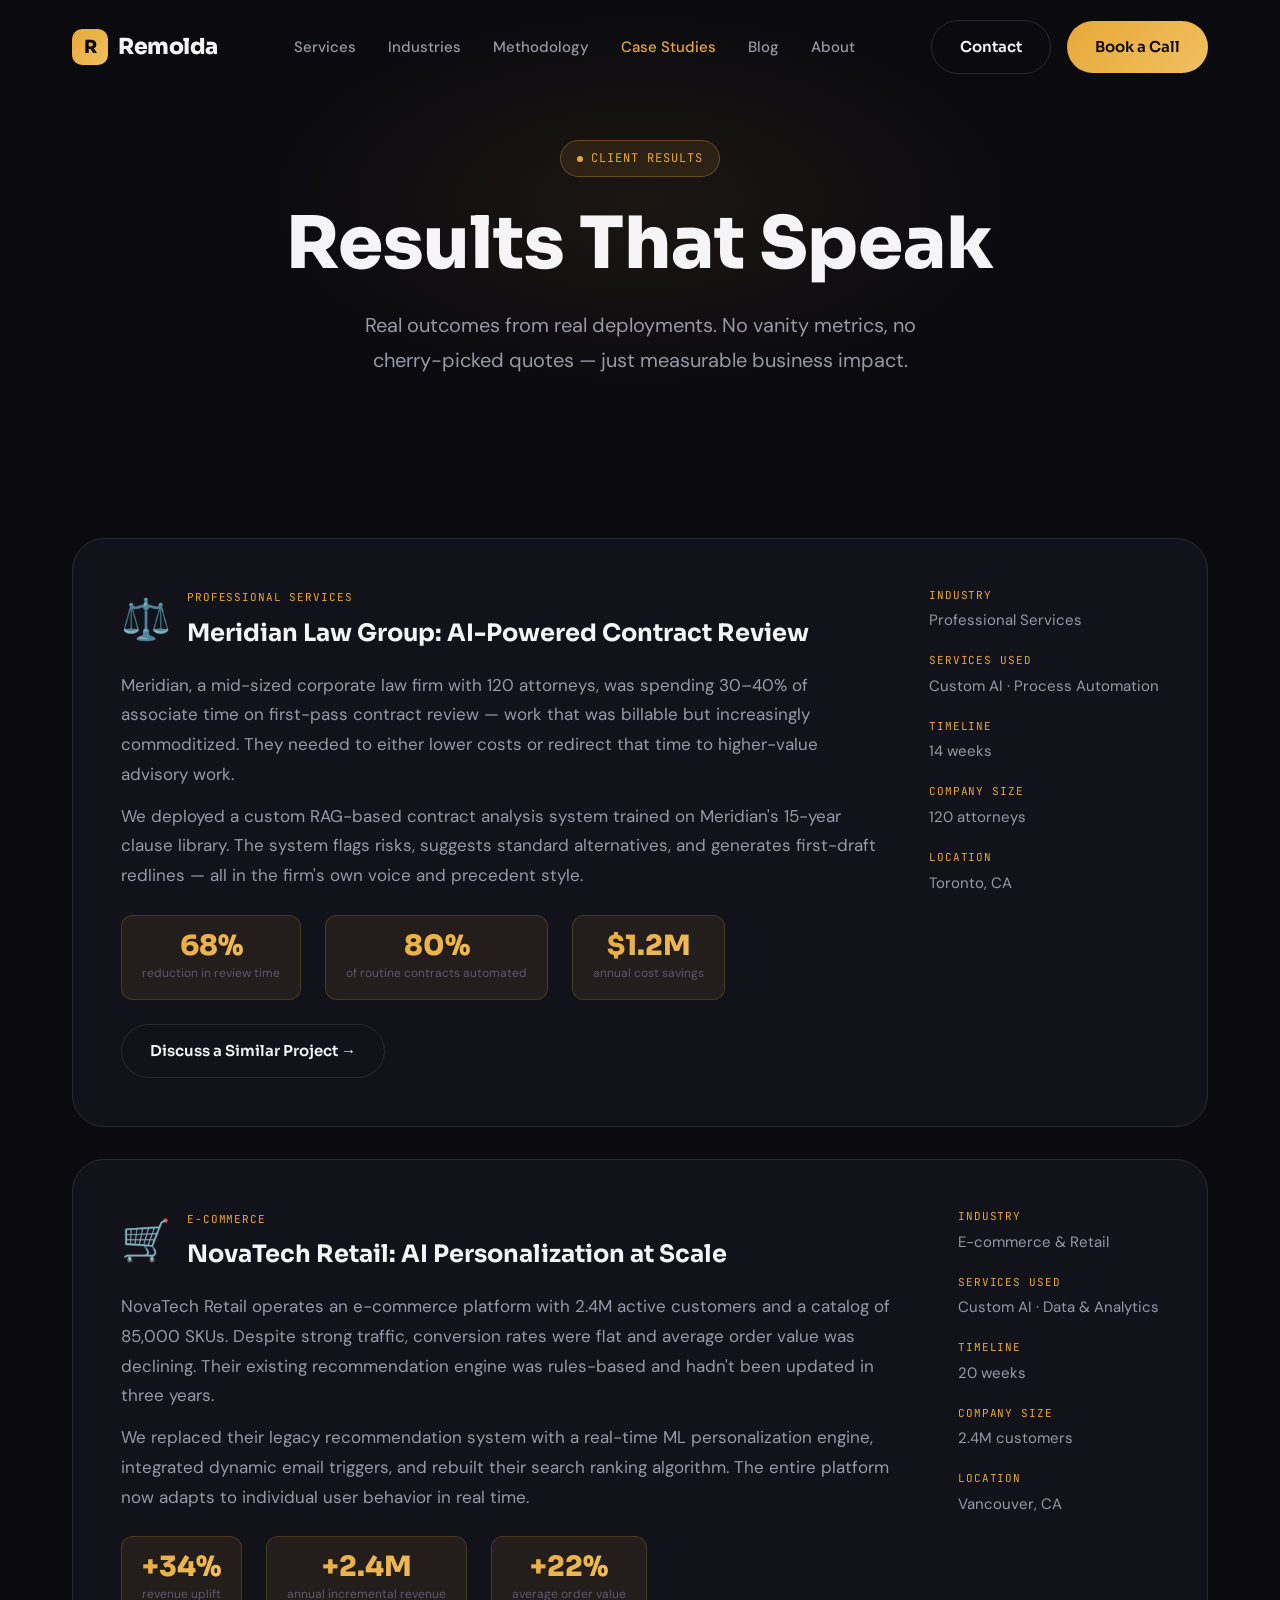
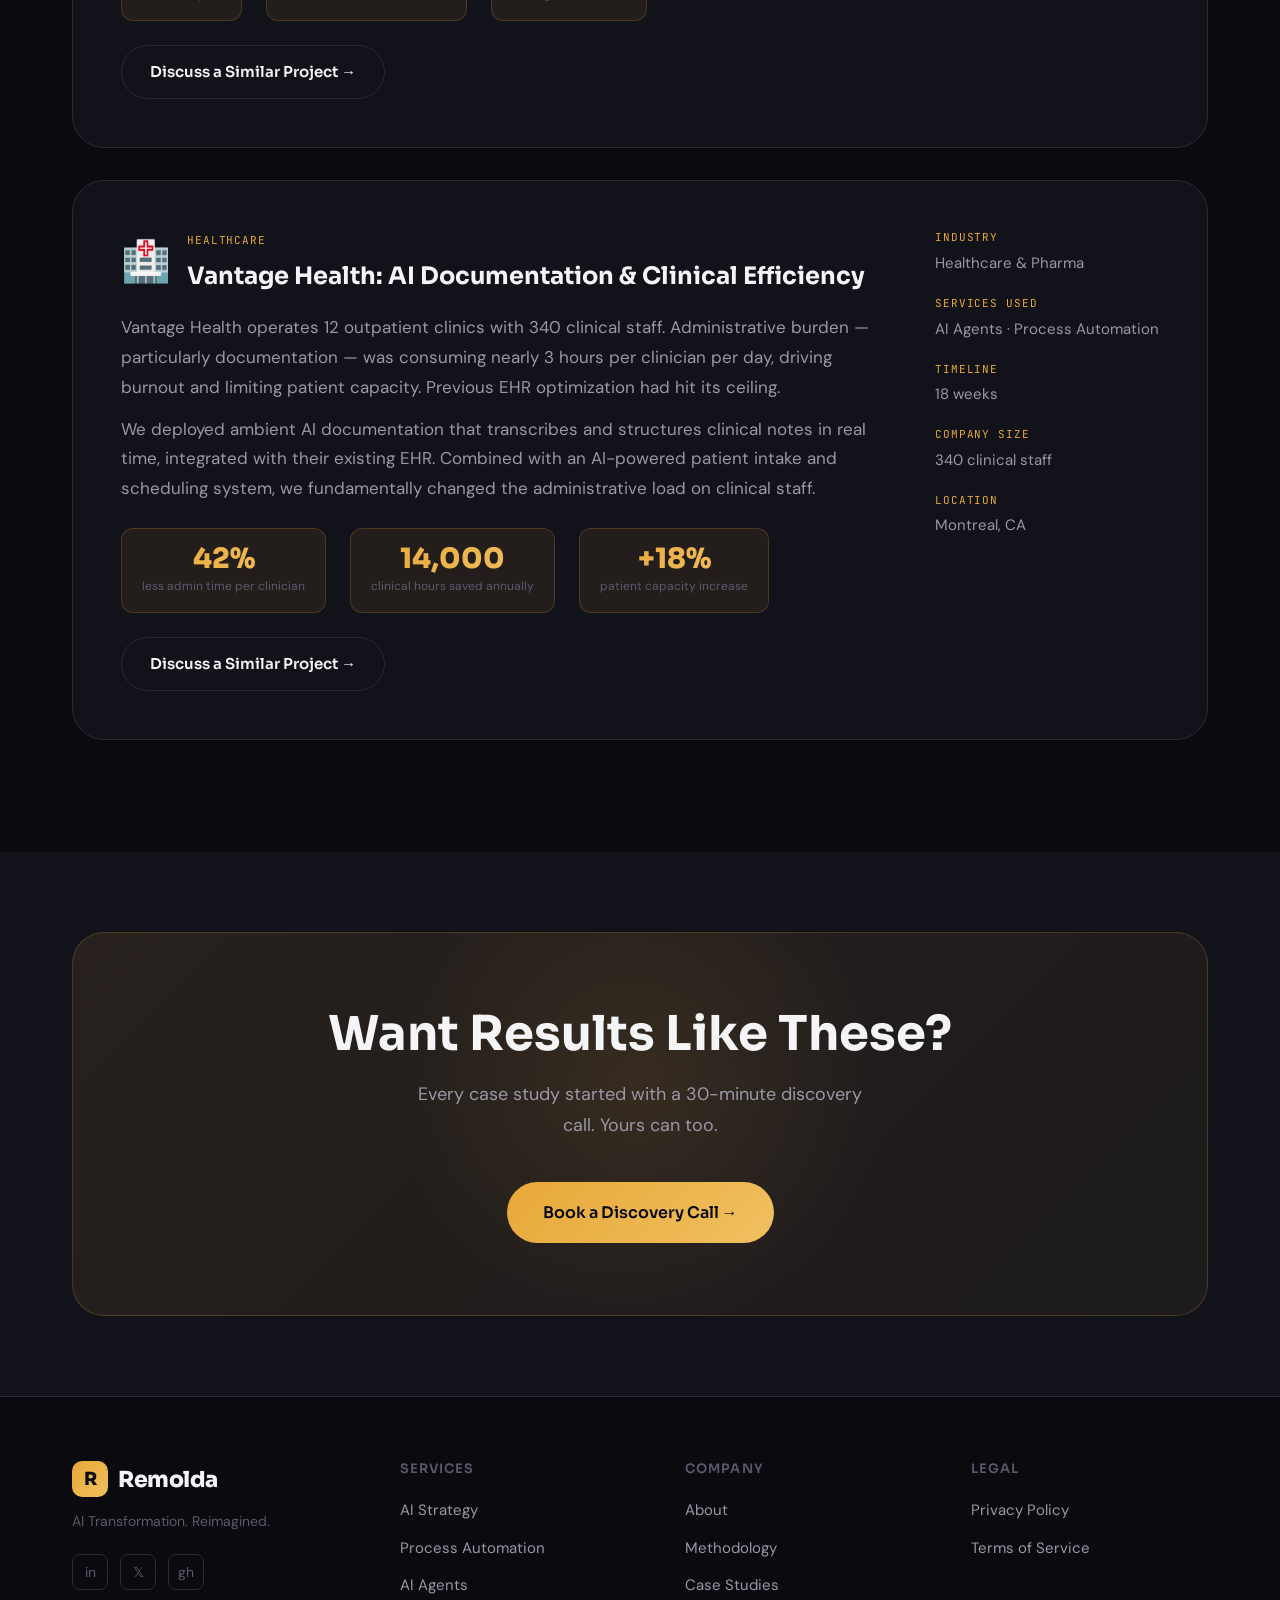
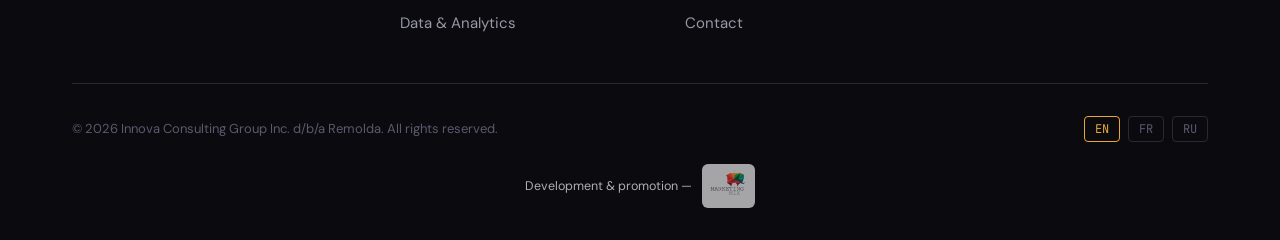
<file: case-studies.html>
<!DOCTYPE html>
<html lang="en">
<head>
  <meta charset="UTF-8">
  <meta name="viewport" content="width=device-width, initial-scale=1.0">
  <title>AI Transformation Case Studies & ROI Success Stories | Remolda</title>
  <meta name="description" content="Read how Remolda delivers massive ROI through AI implementation. Real client success stories in enterprise automation, predictive analytics, and machine learning.">
  <meta property="og:type" content="website">
  <meta property="og:image" content="/images/og-image.png">
  <meta name="twitter:card" content="summary_large_image">
  <meta name="twitter:image" content="/images/og-image.png">
  <link rel="stylesheet" href="styles.css">
  <style>
    .case-full {
      padding: 80px 0;
    }
    .case-full-card {
      background: var(--bg-secondary);
      border: 1px solid var(--border);
      border-radius: var(--radius-xl);
      padding: 48px;
      margin-bottom: 32px;
      display: grid;
      grid-template-columns: 1fr auto;
      gap: 48px;
      align-items: start;
      transition: var(--transition);
    }
    .case-full-card:hover {
      border-color: rgba(232,168,56,0.3);
    }
    .case-full-header {
      display: flex;
      align-items: center;
      gap: 16px;
      margin-bottom: 20px;
    }
    .case-full-emoji {
      font-size: 40px;
    }
    .case-full-header h3 {
      font-size: 24px;
    }
    .case-results {
      display: flex;
      gap: 24px;
      margin: 24px 0;
      flex-wrap: wrap;
    }
    .case-result-item {
      background: rgba(232,168,56,0.08);
      border: 1px solid rgba(232,168,56,0.2);
      border-radius: var(--radius-md);
      padding: 16px 20px;
      text-align: center;
    }
    .case-result-item .result-num {
      font-family: var(--font-display);
      font-size: 28px;
      font-weight: 800;
      background: var(--accent-gradient);
      -webkit-background-clip: text;
      -webkit-text-fill-color: transparent;
      background-clip: text;
      line-height: 1;
      margin-bottom: 4px;
    }
    .case-result-item .result-label {
      font-size: 12px;
      color: var(--text-muted);
    }
    .case-sidebar {
      min-width: 200px;
    }
    .case-meta-item {
      margin-bottom: 20px;
    }
    .case-meta-item .meta-label {
      font-family: var(--font-mono);
      font-size: 11px;
      letter-spacing: 0.08em;
      text-transform: uppercase;
      color: var(--accent-primary);
      margin-bottom: 4px;
    }
    .case-meta-item .meta-value {
      font-size: 15px;
      color: var(--text-secondary);
    }
    @media (max-width: 768px) {
      .case-full-card { grid-template-columns: 1fr; }
    }
  </style>
  <link rel="icon" href="/favicon.ico" type="image/x-icon">
  <link rel="canonical" href="https://remolda.com/case-studies.html">

  <!-- GEO SEO Tags -->
  <meta name="geo.region" content="CA-ON">
  <meta name="geo.placename" content="Toronto">
  <meta name="geo.position" content="43.6532;-79.3832">
  <meta name="ICBM" content="43.6532, -79.3832">

  <!-- Schema.org JSON-LD -->
  <script type="application/ld+json">
  {
    "@context": "https://schema.org",
    "@type": "ConsultingBusiness",
    "name": "Remolda",
    "legalName": "Innova Consulting Group Inc.",
    "url": "https://remolda.com",
    "logo": "https://remolda.com/images/og-image.png",
    "description": "Remolda helps mid-market companies deploy AI that delivers measurable ROI. We offer AI Strategy, Process Automation, AI Agent Deployment, Data & Analytics, and Custom AI Solutions.",
    "address": {
      "@type": "PostalAddress",
      "addressLocality": "Toronto",
      "addressRegion": "ON",
      "addressCountry": "CA"
    },
    "geo": {
      "@type": "GeoCoordinates",
      "latitude": 43.6532,
      "longitude": -79.3832
    },
    "contactPoint": {
      "@type": "ContactPoint",
      "contactType": "customer service",
      "email": "hello@remolda.com",
      "availableLanguage": ["English", "French", "Russian"]
    },
    "sameAs": [
      "https://www.linkedin.com/company/remolda",
      "https://twitter.com/remolda_ai"
    ]
  }
  </script>

</head>
<body>

  <nav class="nav">
    <div class="container">
      <div class="nav-inner">
        <a href="index.html" class="nav-logo"><div class="logo-mark">R</div>Remolda</a>
        <ul class="nav-links">
          <li><a href="services.html">Services</a></li>
          <li><a href="industries.html">Industries</a></li>
          <li><a href="methodology.html">Methodology</a></li>
          <li><a href="case-studies.html">Case Studies</a></li>
          <li><a href="blog.html">Blog</a></li>
          <li><a href="about.html">About</a></li>
        </ul>
        <div class="nav-cta">
          <a href="contact.html" class="btn btn-outline">Contact</a>
          <a href="contact.html" class="btn btn-primary">Book a Call</a>
        </div>
        <div class="nav-toggle"><span></span><span></span><span></span></div>
      </div>
    </div>
  </nav>

  <section class="page-hero">
    <div class="container">
      <span class="badge">Client Results</span>
      <h1>Results That Speak</h1>
      <p>Real outcomes from real deployments. No vanity metrics, no cherry-picked quotes — just measurable business impact.</p>
    </div>
  </section>

  <section class="case-full">
    <div class="container">

      <div class="case-full-card fade-up" id="meridian">
        <div>
          <div class="case-full-header">
            <div class="case-full-emoji">⚖️</div>
            <div>
              <span class="case-industry-tag">Professional Services</span>
              <h3>Meridian Law Group: AI-Powered Contract Review</h3>
            </div>
          </div>
          <p>Meridian, a mid-sized corporate law firm with 120 attorneys, was spending 30–40% of associate time on first-pass contract review — work that was billable but increasingly commoditized. They needed to either lower costs or redirect that time to higher-value advisory work.</p>
          <p style="margin-top: 12px;">We deployed a custom RAG-based contract analysis system trained on Meridian's 15-year clause library. The system flags risks, suggests standard alternatives, and generates first-draft redlines — all in the firm's own voice and precedent style.</p>
          <div class="case-results">
            <div class="case-result-item">
              <div class="result-num">68%</div>
              <div class="result-label">reduction in review time</div>
            </div>
            <div class="case-result-item">
              <div class="result-num">80%</div>
              <div class="result-label">of routine contracts automated</div>
            </div>
            <div class="case-result-item">
              <div class="result-num">$1.2M</div>
              <div class="result-label">annual cost savings</div>
            </div>
          </div>
          <a href="contact.html" class="btn btn-outline">Discuss a Similar Project →</a>
        </div>
        <div class="case-sidebar">
          <div class="case-meta-item">
            <div class="meta-label">Industry</div>
            <div class="meta-value">Professional Services</div>
          </div>
          <div class="case-meta-item">
            <div class="meta-label">Services Used</div>
            <div class="meta-value">Custom AI · Process Automation</div>
          </div>
          <div class="case-meta-item">
            <div class="meta-label">Timeline</div>
            <div class="meta-value">14 weeks</div>
          </div>
          <div class="case-meta-item">
            <div class="meta-label">Company Size</div>
            <div class="meta-value">120 attorneys</div>
          </div>
          <div class="case-meta-item">
            <div class="meta-label">Location</div>
            <div class="meta-value">Toronto, CA</div>
          </div>
        </div>
      </div>

      <div class="case-full-card fade-up" id="nova">
        <div>
          <div class="case-full-header">
            <div class="case-full-emoji">🛒</div>
            <div>
              <span class="case-industry-tag">E-commerce</span>
              <h3>NovaTech Retail: AI Personalization at Scale</h3>
            </div>
          </div>
          <p>NovaTech Retail operates an e-commerce platform with 2.4M active customers and a catalog of 85,000 SKUs. Despite strong traffic, conversion rates were flat and average order value was declining. Their existing recommendation engine was rules-based and hadn't been updated in three years.</p>
          <p style="margin-top: 12px;">We replaced their legacy recommendation system with a real-time ML personalization engine, integrated dynamic email triggers, and rebuilt their search ranking algorithm. The entire platform now adapts to individual user behavior in real time.</p>
          <div class="case-results">
            <div class="case-result-item">
              <div class="result-num">+34%</div>
              <div class="result-label">revenue uplift</div>
            </div>
            <div class="case-result-item">
              <div class="result-num">+2.4M</div>
              <div class="result-label">annual incremental revenue</div>
            </div>
            <div class="case-result-item">
              <div class="result-num">+22%</div>
              <div class="result-label">average order value</div>
            </div>
          </div>
          <a href="contact.html" class="btn btn-outline">Discuss a Similar Project →</a>
        </div>
        <div class="case-sidebar">
          <div class="case-meta-item">
            <div class="meta-label">Industry</div>
            <div class="meta-value">E-commerce & Retail</div>
          </div>
          <div class="case-meta-item">
            <div class="meta-label">Services Used</div>
            <div class="meta-value">Custom AI · Data & Analytics</div>
          </div>
          <div class="case-meta-item">
            <div class="meta-label">Timeline</div>
            <div class="meta-value">20 weeks</div>
          </div>
          <div class="case-meta-item">
            <div class="meta-label">Company Size</div>
            <div class="meta-value">2.4M customers</div>
          </div>
          <div class="case-meta-item">
            <div class="meta-label">Location</div>
            <div class="meta-value">Vancouver, CA</div>
          </div>
        </div>
      </div>

      <div class="case-full-card fade-up" id="vantage">
        <div>
          <div class="case-full-header">
            <div class="case-full-emoji">🏥</div>
            <div>
              <span class="case-industry-tag">Healthcare</span>
              <h3>Vantage Health: AI Documentation & Clinical Efficiency</h3>
            </div>
          </div>
          <p>Vantage Health operates 12 outpatient clinics with 340 clinical staff. Administrative burden — particularly documentation — was consuming nearly 3 hours per clinician per day, driving burnout and limiting patient capacity. Previous EHR optimization had hit its ceiling.</p>
          <p style="margin-top: 12px;">We deployed ambient AI documentation that transcribes and structures clinical notes in real time, integrated with their existing EHR. Combined with an AI-powered patient intake and scheduling system, we fundamentally changed the administrative load on clinical staff.</p>
          <div class="case-results">
            <div class="case-result-item">
              <div class="result-num">42%</div>
              <div class="result-label">less admin time per clinician</div>
            </div>
            <div class="case-result-item">
              <div class="result-num">14,000</div>
              <div class="result-label">clinical hours saved annually</div>
            </div>
            <div class="case-result-item">
              <div class="result-num">+18%</div>
              <div class="result-label">patient capacity increase</div>
            </div>
          </div>
          <a href="contact.html" class="btn btn-outline">Discuss a Similar Project →</a>
        </div>
        <div class="case-sidebar">
          <div class="case-meta-item">
            <div class="meta-label">Industry</div>
            <div class="meta-value">Healthcare & Pharma</div>
          </div>
          <div class="case-meta-item">
            <div class="meta-label">Services Used</div>
            <div class="meta-value">AI Agents · Process Automation</div>
          </div>
          <div class="case-meta-item">
            <div class="meta-label">Timeline</div>
            <div class="meta-value">18 weeks</div>
          </div>
          <div class="case-meta-item">
            <div class="meta-label">Company Size</div>
            <div class="meta-value">340 clinical staff</div>
          </div>
          <div class="case-meta-item">
            <div class="meta-label">Location</div>
            <div class="meta-value">Montreal, CA</div>
          </div>
        </div>
      </div>

    </div>
  </section>

  <section class="cta-section">
    <div class="container">
      <div class="cta-block fade-up">
        <h2>Want Results Like These?</h2>
        <p>Every case study started with a 30-minute discovery call. Yours can too.</p>
        <div class="cta-actions">
          <a href="contact.html" class="btn btn-primary btn-lg">Book a Discovery Call →</a>
        </div>
      </div>
    </div>
  </section>

  <footer class="footer">
    <div class="container">
      <div class="footer-top">
        <div class="footer-brand">
          <a href="index.html" class="nav-logo"><div class="logo-mark">R</div>Remolda</a>
          <p>AI Transformation. Reimagined.</p>
          <div class="footer-social">
            <a href="#" class="social-link">in</a>
            <a href="#" class="social-link">𝕏</a>
            <a href="#" class="social-link">gh</a>
          </div>
        </div>
        <div class="footer-col">
          <h5>Services</h5>
          <ul>
            <li><a href="services.html#strategy">AI Strategy</a></li>
            <li><a href="services.html#automation">Process Automation</a></li>
            <li><a href="services.html#agents">AI Agents</a></li>
            <li><a href="services.html#data">Data & Analytics</a></li>
          </ul>
        </div>
        <div class="footer-col">
          <h5>Company</h5>
          <ul>
            <li><a href="about.html">About</a></li>
            <li><a href="methodology.html">Methodology</a></li>
            <li><a href="case-studies.html">Case Studies</a></li>
            <li><a href="contact.html">Contact</a></li>
          </ul>
        </div>
        <div class="footer-col">
          <h5>Legal</h5>
          <ul>
            <li><a href="#">Privacy Policy</a></li>
            <li><a href="#">Terms of Service</a></li>
          </ul>
        </div>
      </div>
      <div class="footer-bottom">
        <p class="footer-legal">© 2026 Innova Consulting Group Inc. d/b/a Remolda. All rights reserved.</p>
        <div class="footer-lang">
          <button class="lang-btn active">EN</button>
          <button class="lang-btn">FR</button>
          <button class="lang-btn">RU</button>
        </div>
      </div>
    </div>
    <!-- Agency credit -->
    <div style="width:100%;display:flex;justify-content:center;padding:22px 24px 0">
      <a href="https://mmix.ua/" target="_blank" rel="noopener noreferrer" style="display:inline-flex;align-items:center;gap:10px;font-size:12.5px;color:inherit;opacity:.7;text-decoration:none">Development & promotion —
        <span style="display:inline-flex;align-items:center;background:rgba(255,255,255,.9);border-radius:6px;padding:4px 8px">
          <img src="/mmix-logo.png" alt="MMIX — Marketing Mix" width="62" height="60" style="height:36px;width:auto">
        </span>
      </a>
    </div>
  </footer>

  <script src="main.js"></script>
</body>
</html>
</file>
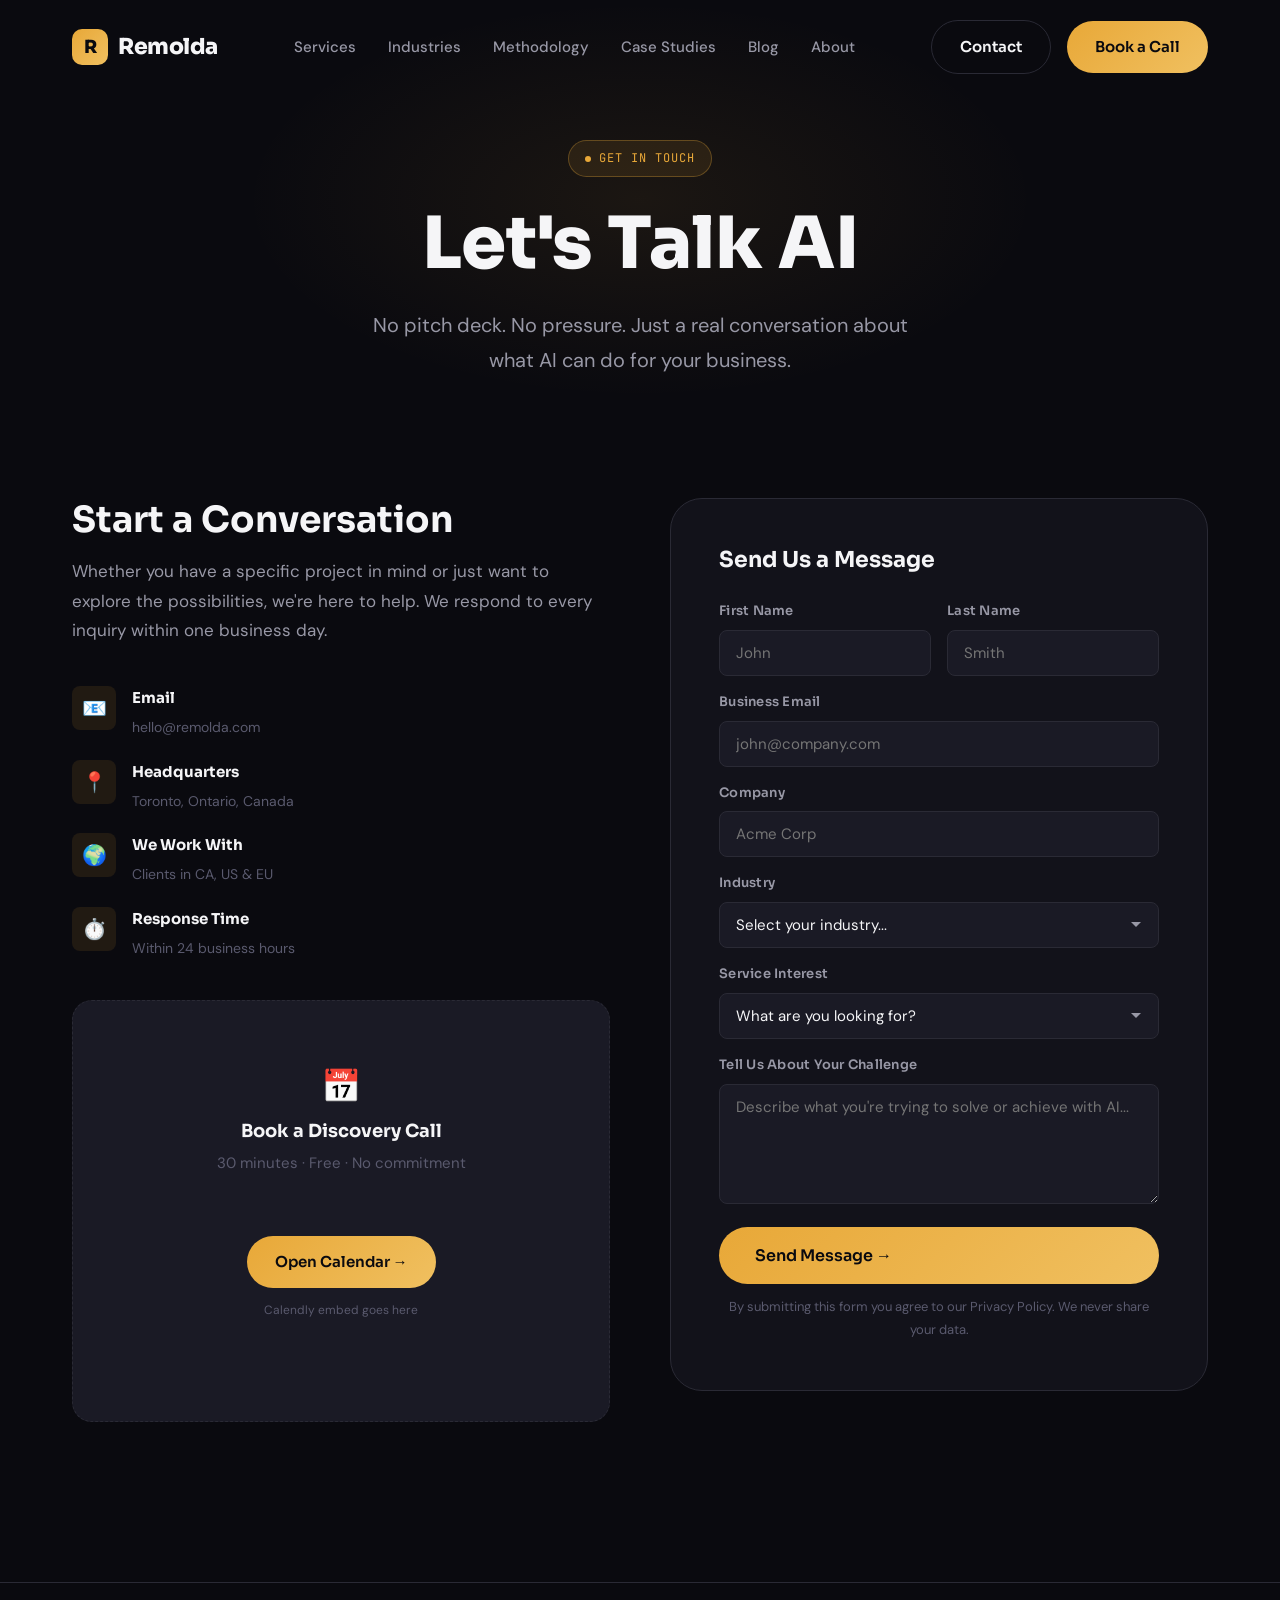
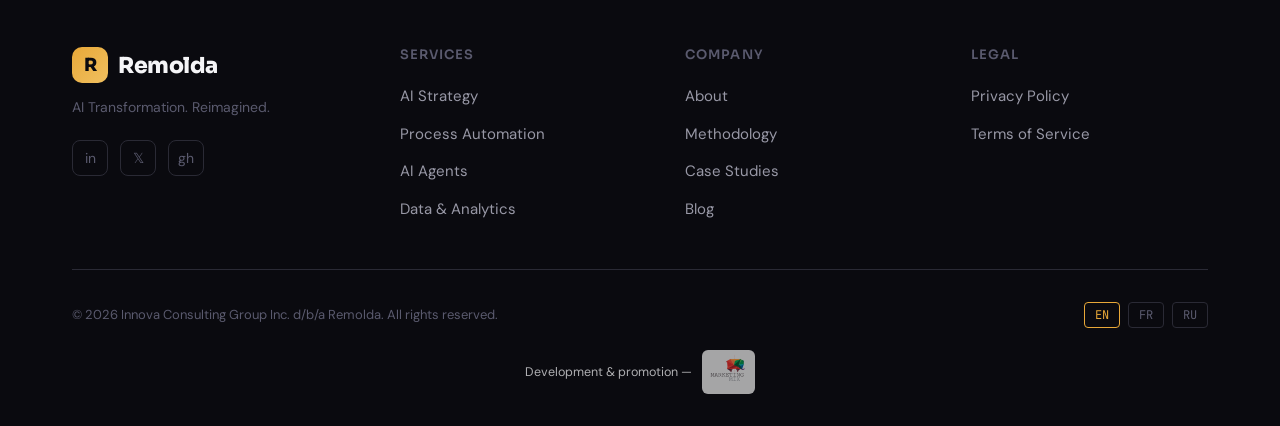
<file: contact.html>
<!DOCTYPE html>
<html lang="en">
<head>
  <meta charset="UTF-8">
  <meta name="viewport" content="width=device-width, initial-scale=1.0">
  <title>Contact Remolda | Hire an AI Consultant in Toronto</title>
  <meta name="description" content="Ready to transform your business with AI? Contact Remolda in Toronto to book a free discovery call and discuss AI strategy, machine learning, or process automation.">
  <meta property="og:type" content="website">
  <meta property="og:image" content="/images/og-image.png">
  <meta name="twitter:card" content="summary_large_image">
  <meta name="twitter:image" content="/images/og-image.png">
  <link rel="stylesheet" href="styles.css">
  <link rel="icon" href="/favicon.ico" type="image/x-icon">
  <link rel="canonical" href="https://remolda.com/contact.html">

  <!-- GEO SEO Tags -->
  <meta name="geo.region" content="CA-ON">
  <meta name="geo.placename" content="Toronto">
  <meta name="geo.position" content="43.6532;-79.3832">
  <meta name="ICBM" content="43.6532, -79.3832">

  <!-- Schema.org JSON-LD -->
  <script type="application/ld+json">
  {
    "@context": "https://schema.org",
    "@type": "ConsultingBusiness",
    "name": "Remolda",
    "legalName": "Innova Consulting Group Inc.",
    "url": "https://remolda.com",
    "logo": "https://remolda.com/images/og-image.png",
    "description": "Remolda helps mid-market companies deploy AI that delivers measurable ROI. We offer AI Strategy, Process Automation, AI Agent Deployment, Data & Analytics, and Custom AI Solutions.",
    "address": {
      "@type": "PostalAddress",
      "addressLocality": "Toronto",
      "addressRegion": "ON",
      "addressCountry": "CA"
    },
    "geo": {
      "@type": "GeoCoordinates",
      "latitude": 43.6532,
      "longitude": -79.3832
    },
    "contactPoint": {
      "@type": "ContactPoint",
      "contactType": "customer service",
      "email": "hello@remolda.com",
      "availableLanguage": ["English", "French", "Russian"]
    },
    "sameAs": [
      "https://www.linkedin.com/company/remolda",
      "https://twitter.com/remolda_ai"
    ]
  }
  </script>

</head>
<body>

  <nav class="nav">
    <div class="container">
      <div class="nav-inner">
        <a href="index.html" class="nav-logo"><div class="logo-mark">R</div>Remolda</a>
        <ul class="nav-links">
          <li><a href="services.html">Services</a></li>
          <li><a href="industries.html">Industries</a></li>
          <li><a href="methodology.html">Methodology</a></li>
          <li><a href="case-studies.html">Case Studies</a></li>
          <li><a href="blog.html">Blog</a></li>
          <li><a href="about.html">About</a></li>
        </ul>
        <div class="nav-cta">
          <a href="contact.html" class="btn btn-outline">Contact</a>
          <a href="contact.html" class="btn btn-primary">Book a Call</a>
        </div>
        <div class="nav-toggle"><span></span><span></span><span></span></div>
      </div>
    </div>
  </nav>

  <section class="page-hero" style="padding-bottom: 40px;">
    <div class="container">
      <span class="badge">Get In Touch</span>
      <h1>Let's Talk AI</h1>
      <p>No pitch deck. No pressure. Just a real conversation about what AI can do for your business.</p>
    </div>
  </section>

  <section>
    <div class="container">
      <div class="contact-grid">
        <div class="contact-info">
          <h2>Start a Conversation</h2>
          <p>Whether you have a specific project in mind or just want to explore the possibilities, we're here to help. We respond to every inquiry within one business day.</p>
          <div class="contact-details">
            <div class="contact-detail">
              <div class="contact-detail-icon">📧</div>
              <div class="contact-detail-text">
                <strong>Email</strong>
                <span>hello@remolda.com</span>
              </div>
            </div>
            <div class="contact-detail">
              <div class="contact-detail-icon">📍</div>
              <div class="contact-detail-text">
                <strong>Headquarters</strong>
                <span>Toronto, Ontario, Canada</span>
              </div>
            </div>
            <div class="contact-detail">
              <div class="contact-detail-icon">🌍</div>
              <div class="contact-detail-text">
                <strong>We Work With</strong>
                <span>Clients in CA, US & EU</span>
              </div>
            </div>
            <div class="contact-detail">
              <div class="contact-detail-icon">⏱️</div>
              <div class="contact-detail-text">
                <strong>Response Time</strong>
                <span>Within 24 business hours</span>
              </div>
            </div>
          </div>

          <div class="calendly-placeholder" style="margin-top: 40px;">
            <div style="font-size: 32px; margin-bottom: 8px;">📅</div>
            <h4 style="margin-bottom: 8px; font-size: 18px;">Book a Discovery Call</h4>
            <p>30 minutes · Free · No commitment</p>
            <a href="#" class="btn btn-primary" style="margin-top: 20px;">Open Calendar →</a>
            <p style="margin-top: 12px; font-size: 12px; color: var(--text-muted);">Calendly embed goes here</p>
          </div>
        </div>

        <div class="contact-form-wrap fade-up">
          <h3>Send Us a Message</h3>
          <form class="contact-form">
            <div class="form-row">
              <div class="form-group">
                <label for="first-name">First Name</label>
                <input type="text" id="first-name" name="first_name" placeholder="John" required>
              </div>
              <div class="form-group">
                <label for="last-name">Last Name</label>
                <input type="text" id="last-name" name="last_name" placeholder="Smith" required>
              </div>
            </div>
            <div class="form-group">
              <label for="email">Business Email</label>
              <input type="email" id="email" name="email" placeholder="john@company.com" required>
            </div>
            <div class="form-group">
              <label for="company">Company</label>
              <input type="text" id="company" name="company" placeholder="Acme Corp">
            </div>
            <div class="form-group">
              <label for="industry">Industry</label>
              <select id="industry" name="industry">
                <option value="">Select your industry...</option>
                <option>Professional Services</option>
                <option>E-commerce & Retail</option>
                <option>Financial Services</option>
                <option>Healthcare & Pharma</option>
                <option>Manufacturing & Logistics</option>
                <option>Real Estate & Construction</option>
                <option>Technology & SaaS</option>
                <option>Other</option>
              </select>
            </div>
            <div class="form-group">
              <label for="service">Service Interest</label>
              <select id="service" name="service">
                <option value="">What are you looking for?</option>
                <option>AI Strategy & Roadmap</option>
                <option>Process Automation</option>
                <option>AI Agent Deployment</option>
                <option>Data & Analytics</option>
                <option>Custom AI Solutions</option>
                <option>AI Training & Upskilling</option>
                <option>Ongoing AI Operations</option>
                <option>Not sure yet</option>
              </select>
            </div>
            <div class="form-group">
              <label for="message">Tell Us About Your Challenge</label>
              <textarea id="message" name="message" placeholder="Describe what you're trying to solve or achieve with AI..."></textarea>
            </div>
            <button type="submit" class="btn btn-primary btn-lg" style="width: 100%;">Send Message →</button>
            <p style="font-size: 13px; color: var(--text-muted); margin-top: 12px; text-align: center;">
              By submitting this form you agree to our Privacy Policy. We never share your data.
            </p>
          </form>
        </div>
      </div>
    </div>
  </section>

  <footer class="footer" style="margin-top: 80px;">
    <div class="container">
      <div class="footer-top">
        <div class="footer-brand">
          <a href="index.html" class="nav-logo"><div class="logo-mark">R</div>Remolda</a>
          <p>AI Transformation. Reimagined.</p>
          <div class="footer-social">
            <a href="#" class="social-link">in</a>
            <a href="#" class="social-link">𝕏</a>
            <a href="#" class="social-link">gh</a>
          </div>
        </div>
        <div class="footer-col">
          <h5>Services</h5>
          <ul>
            <li><a href="services.html#strategy">AI Strategy</a></li>
            <li><a href="services.html#automation">Process Automation</a></li>
            <li><a href="services.html#agents">AI Agents</a></li>
            <li><a href="services.html#data">Data & Analytics</a></li>
          </ul>
        </div>
        <div class="footer-col">
          <h5>Company</h5>
          <ul>
            <li><a href="about.html">About</a></li>
            <li><a href="methodology.html">Methodology</a></li>
            <li><a href="case-studies.html">Case Studies</a></li>
            <li><a href="blog.html">Blog</a></li>
          </ul>
        </div>
        <div class="footer-col">
          <h5>Legal</h5>
          <ul>
            <li><a href="#">Privacy Policy</a></li>
            <li><a href="#">Terms of Service</a></li>
          </ul>
        </div>
      </div>
      <div class="footer-bottom">
        <p class="footer-legal">© 2026 Innova Consulting Group Inc. d/b/a Remolda. All rights reserved.</p>
        <div class="footer-lang">
          <button class="lang-btn active">EN</button>
          <button class="lang-btn">FR</button>
          <button class="lang-btn">RU</button>
        </div>
      </div>
    </div>
    <!-- Agency credit -->
    <div style="width:100%;display:flex;justify-content:center;padding:22px 24px 0">
      <a href="https://mmix.ua/" target="_blank" rel="noopener noreferrer" style="display:inline-flex;align-items:center;gap:10px;font-size:12.5px;color:inherit;opacity:.7;text-decoration:none">Development & promotion —
        <span style="display:inline-flex;align-items:center;background:rgba(255,255,255,.9);border-radius:6px;padding:4px 8px">
          <img src="/mmix-logo.png" alt="MMIX — Marketing Mix" width="62" height="60" style="height:36px;width:auto">
        </span>
      </a>
    </div>
  </footer>

  <script src="main.js"></script>
</body>
</html>
</file>
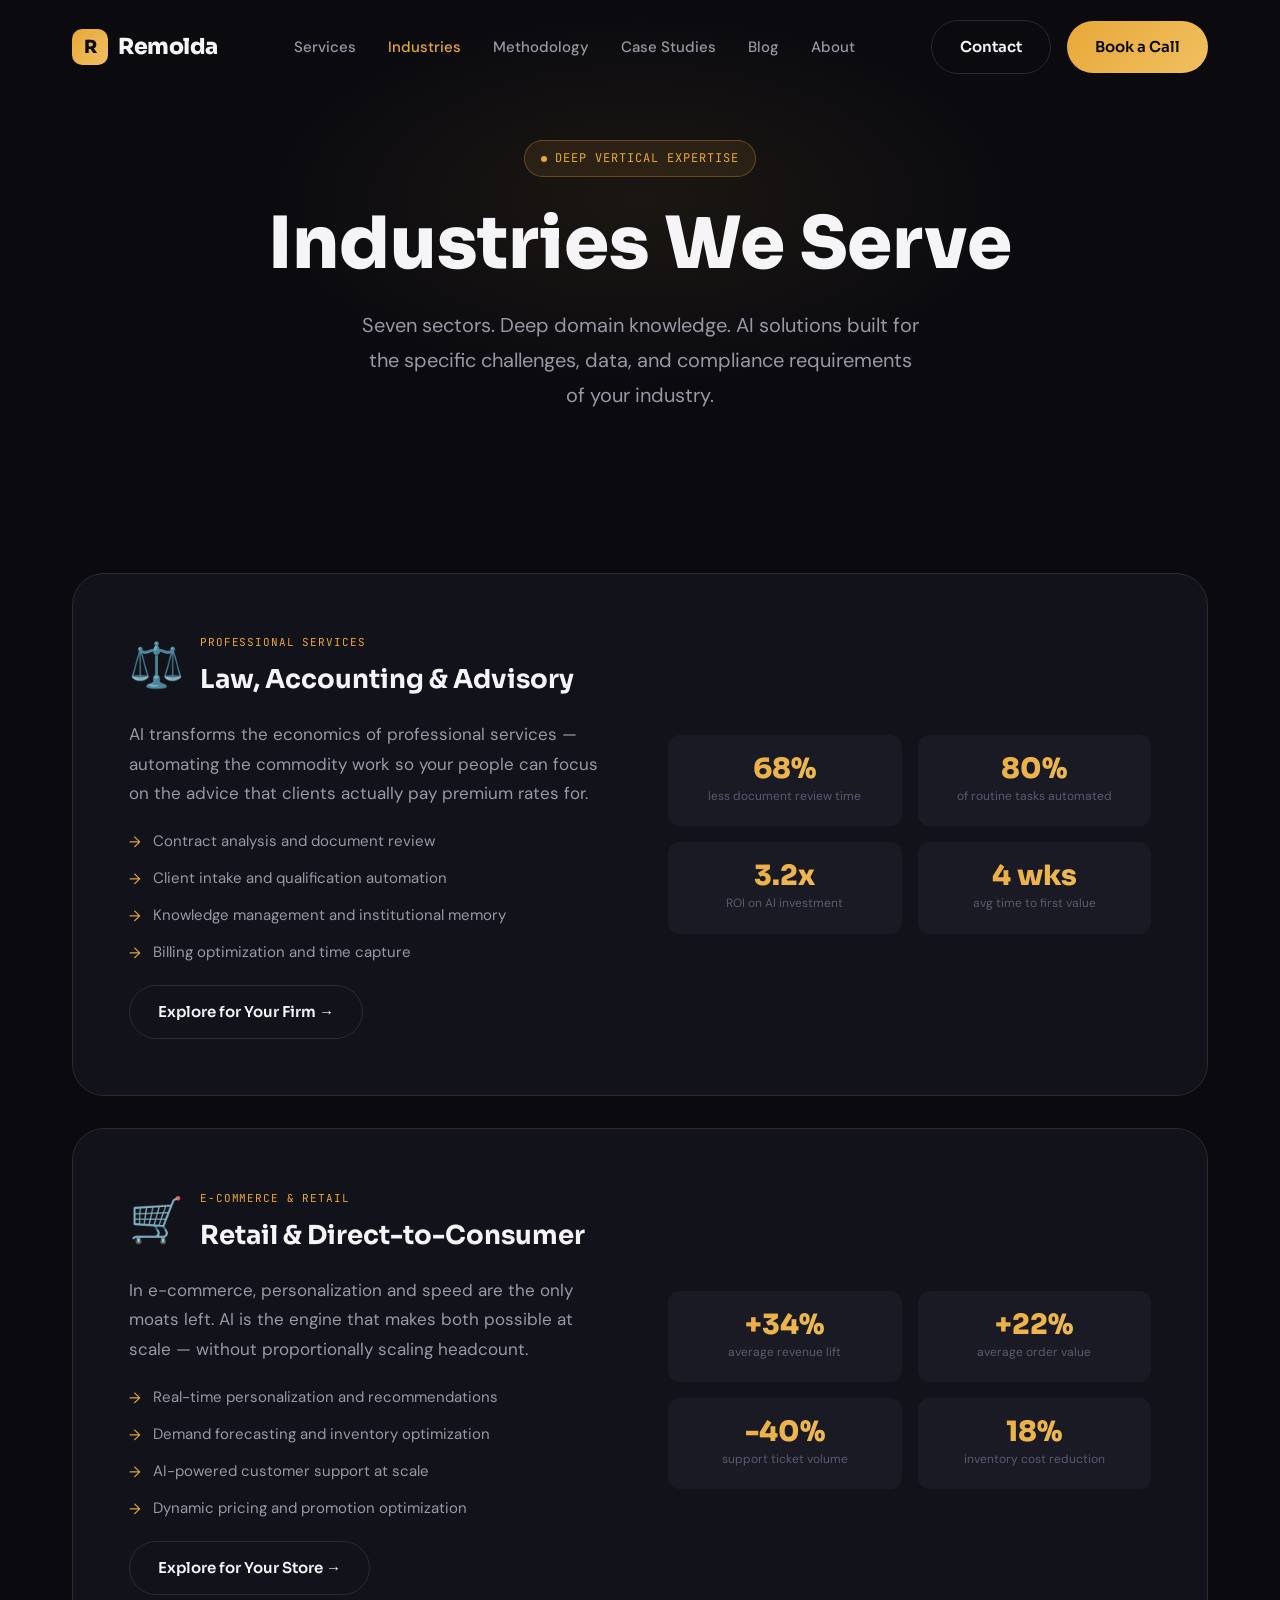
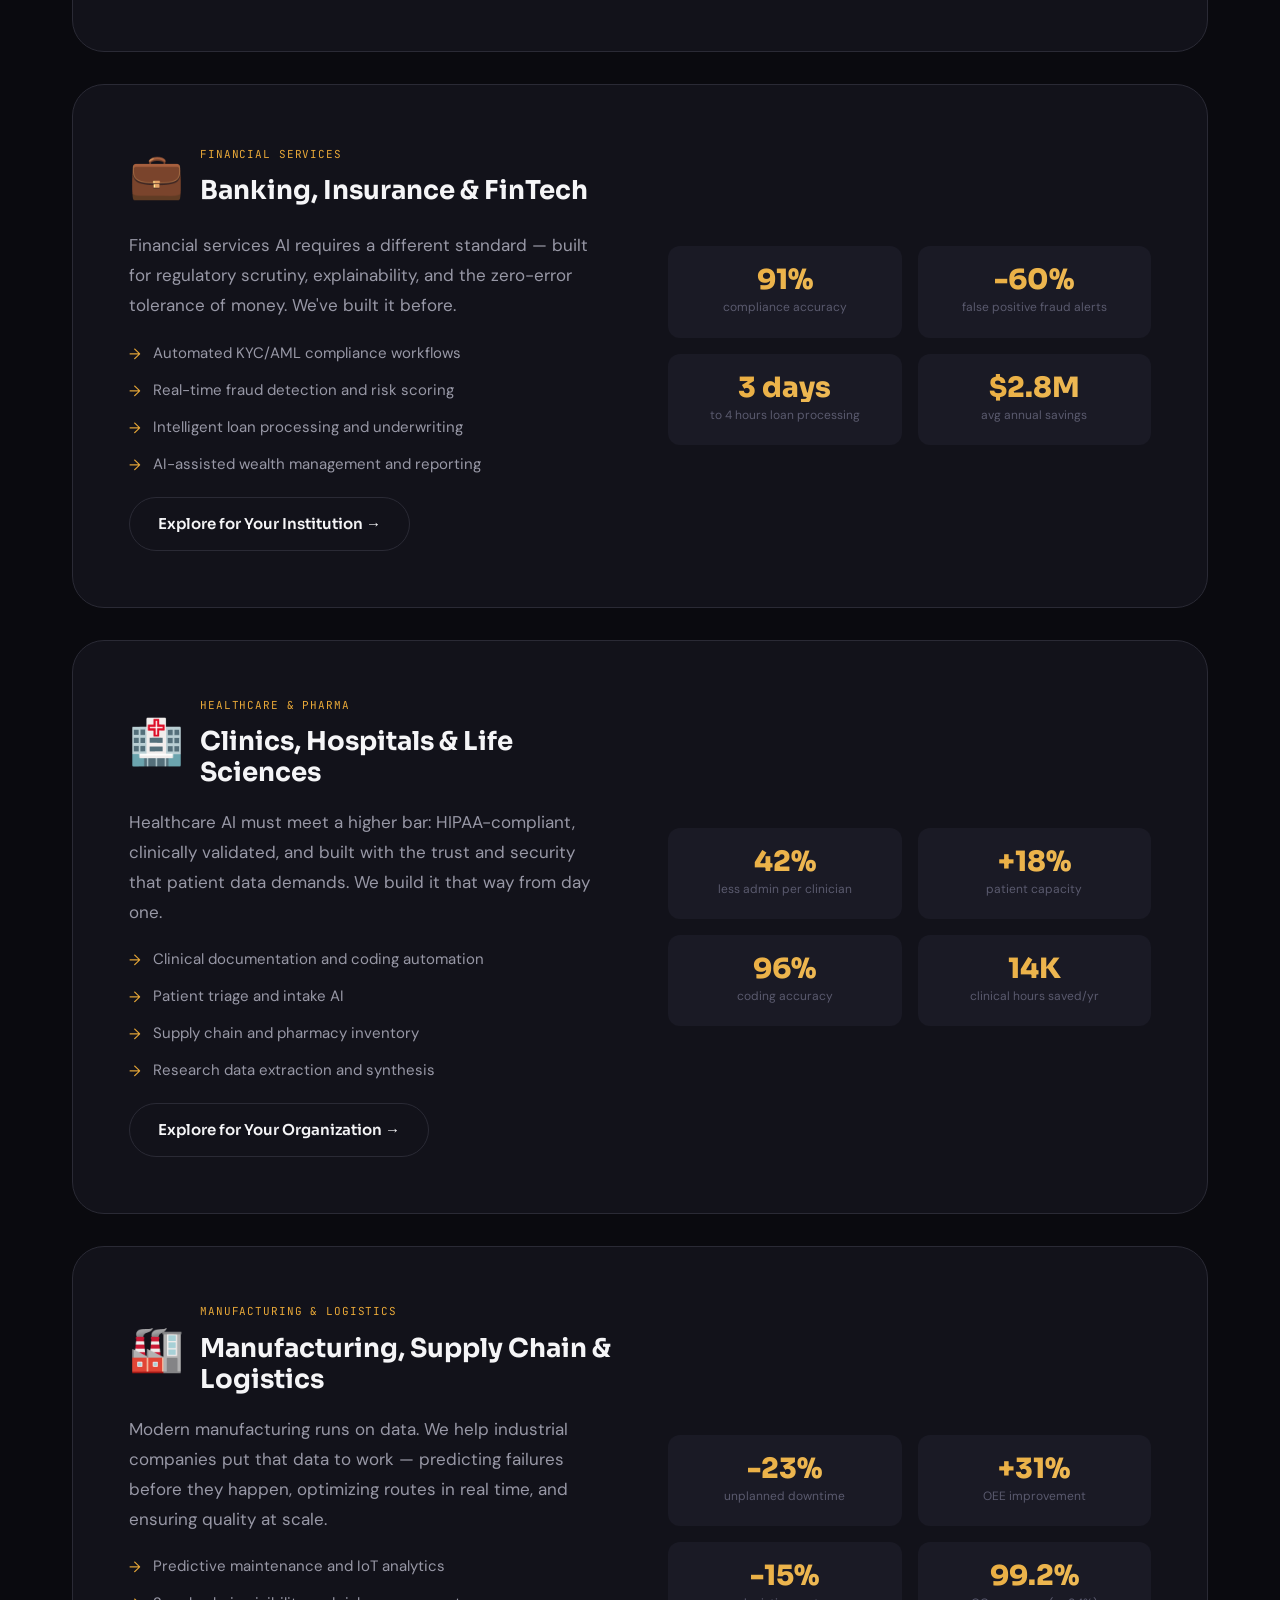
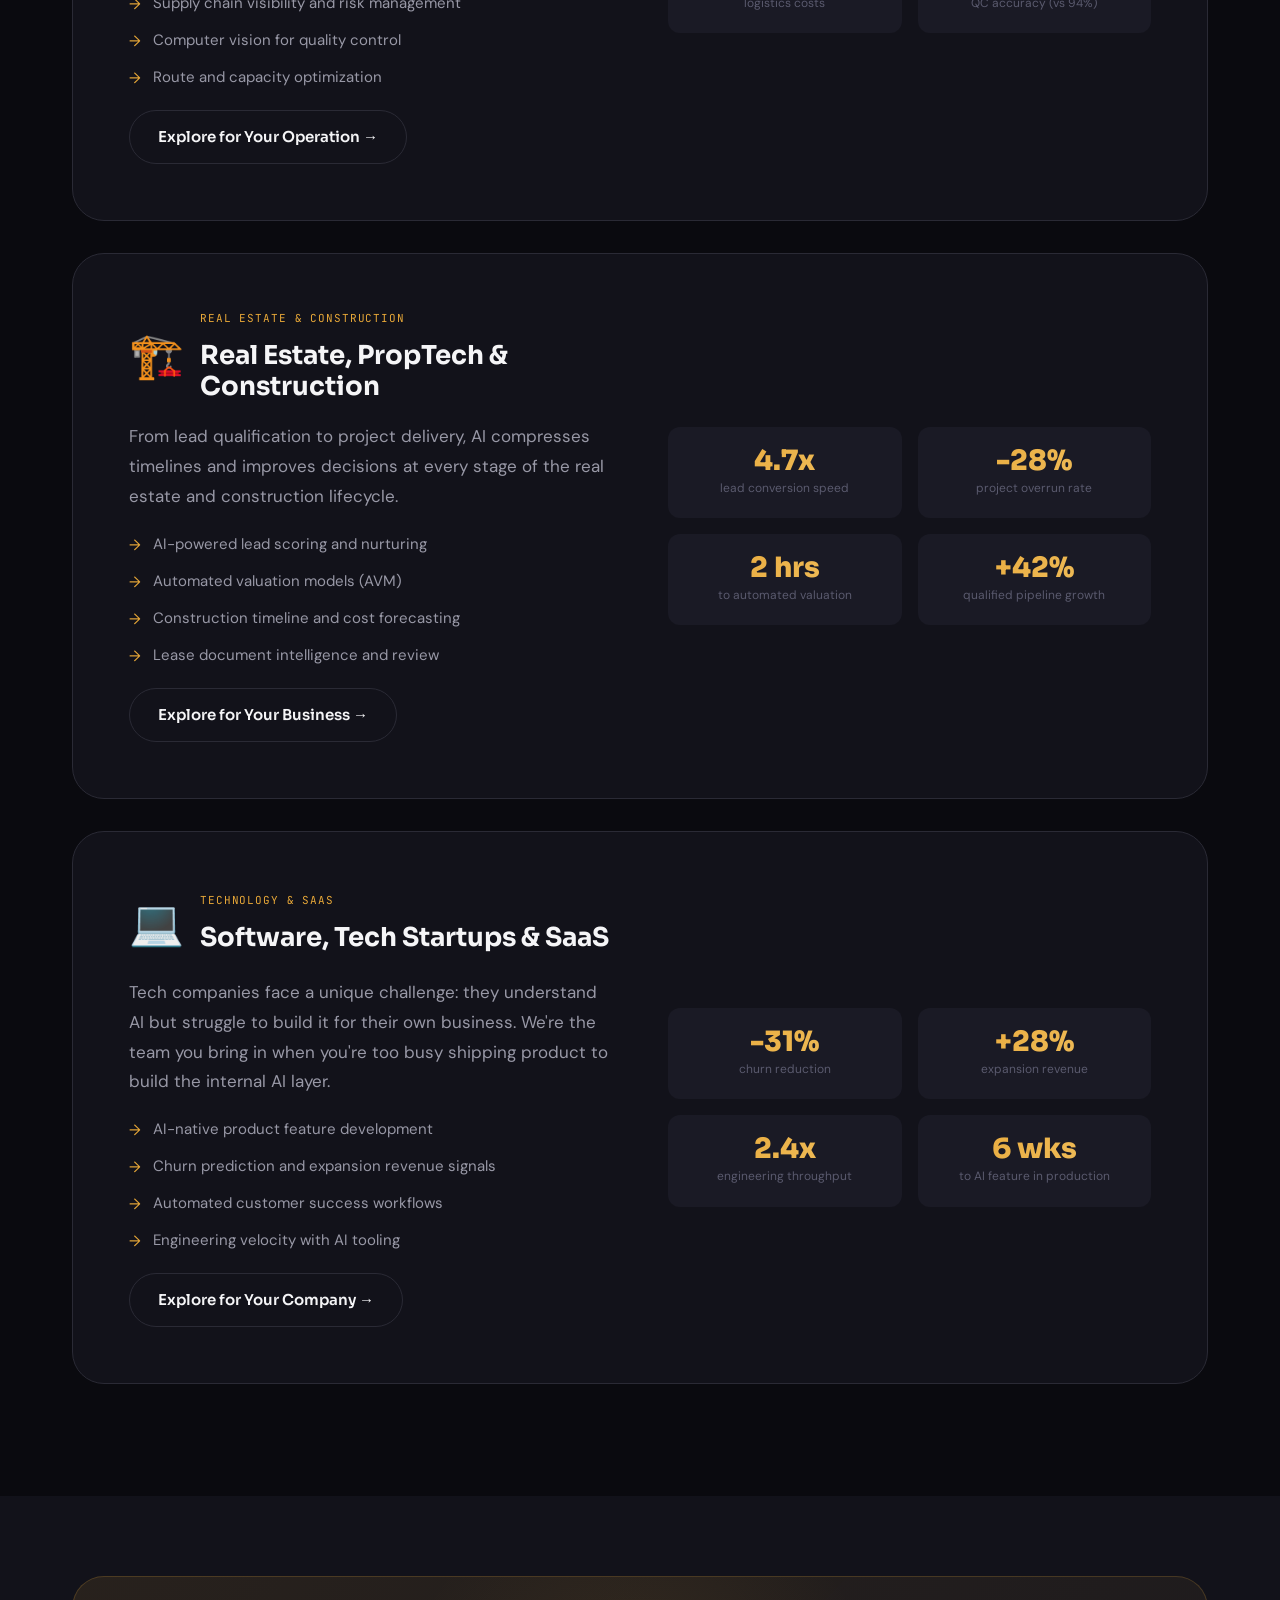
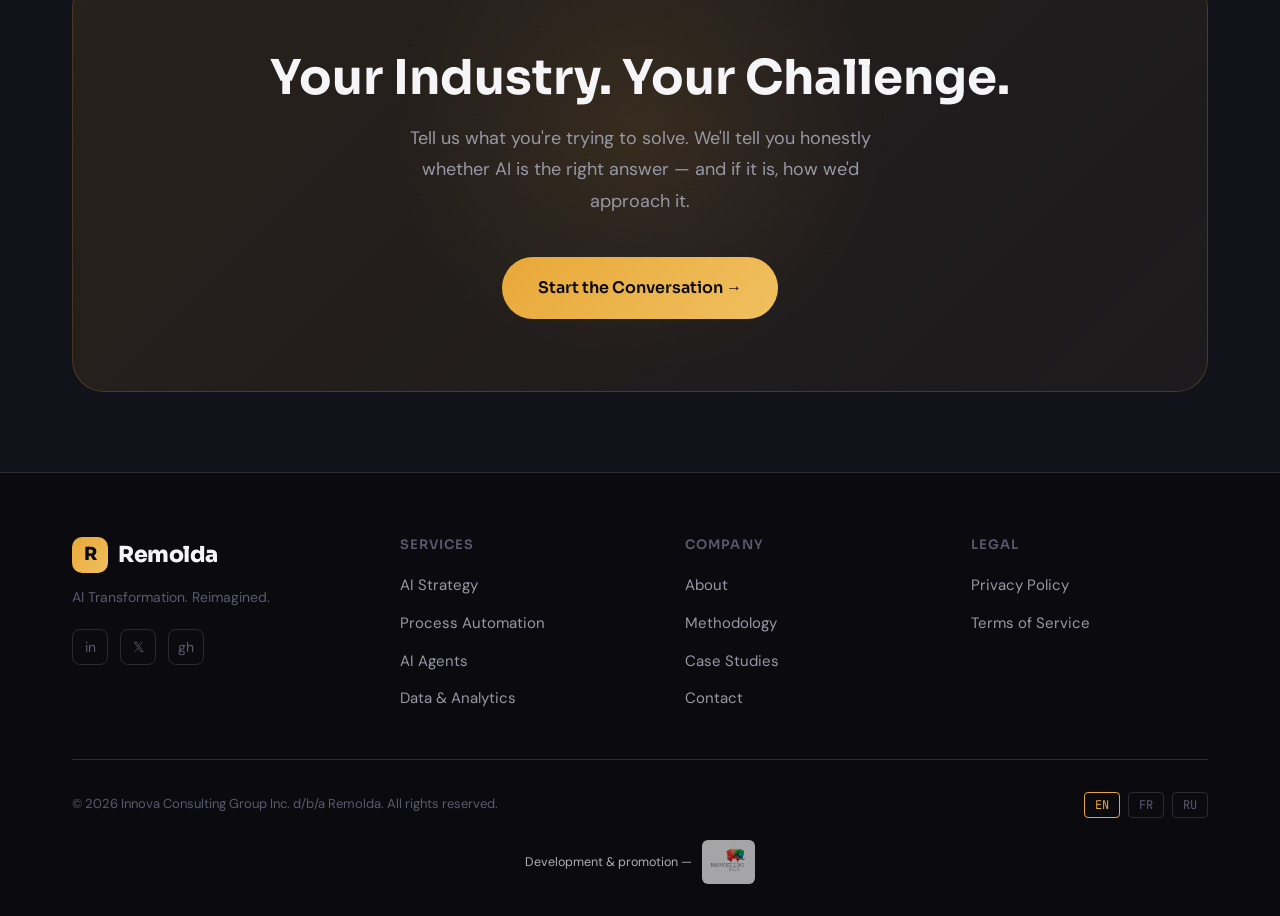
<file: industries.html>
<!DOCTYPE html>
<html lang="en">
<head>
  <meta charset="UTF-8">
  <meta name="viewport" content="width=device-width, initial-scale=1.0">
  <title>AI Solutions by Industry | Healthcare, Finance, E-commerce & SaaS</title>
  <meta name="description" content="Discover how Remolda builds custom AI solutions across Healthcare, E-commerce, Financial Services, Real Estate, and Manufacturing to drive efficiency and revenue.">
  <meta property="og:type" content="website">
  <meta property="og:image" content="/images/og-image.png">
  <meta name="twitter:card" content="summary_large_image">
  <meta name="twitter:image" content="/images/og-image.png">
  <link rel="stylesheet" href="styles.css">
  <style>
    .industries-full { padding: 80px 0; }
    .industry-full-card {
      background: var(--bg-secondary);
      border: 1px solid var(--border);
      border-radius: var(--radius-xl);
      padding: 56px;
      margin-bottom: 32px;
      display: grid;
      grid-template-columns: 1fr 1fr;
      gap: 56px;
      align-items: center;
      transition: var(--transition);
    }
    .industry-full-card:hover { border-color: rgba(232,168,56,0.3); }
    .industry-full-header { display: flex; align-items: center; gap: 16px; margin-bottom: 20px; }
    .industry-full-emoji { font-size: 44px; }
    .industry-full-header h3 { font-size: 26px; }
    .industry-metrics-grid {
      display: grid;
      grid-template-columns: 1fr 1fr;
      gap: 16px;
    }
    .metric-card {
      background: var(--bg-tertiary);
      border-radius: var(--radius-md);
      padding: 20px;
      text-align: center;
    }
    .metric-card .mn { font-family: var(--font-display); font-size: 28px; font-weight: 800; background: var(--accent-gradient); -webkit-background-clip: text; -webkit-text-fill-color: transparent; background-clip: text; line-height: 1; margin-bottom: 4px; }
    .metric-card .ml { font-size: 12px; color: var(--text-muted); }
    @media (max-width: 900px) { .industry-full-card { grid-template-columns: 1fr; } }
  </style>
  <link rel="icon" href="/favicon.ico" type="image/x-icon">
  <link rel="canonical" href="https://remolda.com/industries.html">

  <!-- GEO SEO Tags -->
  <meta name="geo.region" content="CA-ON">
  <meta name="geo.placename" content="Toronto">
  <meta name="geo.position" content="43.6532;-79.3832">
  <meta name="ICBM" content="43.6532, -79.3832">

  <!-- Schema.org JSON-LD -->
  <script type="application/ld+json">
  {
    "@context": "https://schema.org",
    "@type": "ConsultingBusiness",
    "name": "Remolda",
    "legalName": "Innova Consulting Group Inc.",
    "url": "https://remolda.com",
    "logo": "https://remolda.com/images/og-image.png",
    "description": "Remolda helps mid-market companies deploy AI that delivers measurable ROI. We offer AI Strategy, Process Automation, AI Agent Deployment, Data & Analytics, and Custom AI Solutions.",
    "address": {
      "@type": "PostalAddress",
      "addressLocality": "Toronto",
      "addressRegion": "ON",
      "addressCountry": "CA"
    },
    "geo": {
      "@type": "GeoCoordinates",
      "latitude": 43.6532,
      "longitude": -79.3832
    },
    "contactPoint": {
      "@type": "ContactPoint",
      "contactType": "customer service",
      "email": "hello@remolda.com",
      "availableLanguage": ["English", "French", "Russian"]
    },
    "sameAs": [
      "https://www.linkedin.com/company/remolda",
      "https://twitter.com/remolda_ai"
    ]
  }
  </script>

</head>
<body>

  <nav class="nav">
    <div class="container">
      <div class="nav-inner">
        <a href="index.html" class="nav-logo"><div class="logo-mark">R</div>Remolda</a>
        <ul class="nav-links">
          <li><a href="services.html">Services</a></li>
          <li><a href="industries.html">Industries</a></li>
          <li><a href="methodology.html">Methodology</a></li>
          <li><a href="case-studies.html">Case Studies</a></li>
          <li><a href="blog.html">Blog</a></li>
          <li><a href="about.html">About</a></li>
        </ul>
        <div class="nav-cta">
          <a href="contact.html" class="btn btn-outline">Contact</a>
          <a href="contact.html" class="btn btn-primary">Book a Call</a>
        </div>
        <div class="nav-toggle"><span></span><span></span><span></span></div>
      </div>
    </div>
  </nav>

  <section class="page-hero">
    <div class="container">
      <span class="badge">Deep Vertical Expertise</span>
      <h1>Industries We Serve</h1>
      <p>Seven sectors. Deep domain knowledge. AI solutions built for the specific challenges, data, and compliance requirements of your industry.</p>
    </div>
  </section>

  <section class="industries-full">
    <div class="container">

      <div class="industry-full-card fade-up" id="professional">
        <div>
          <div class="industry-full-header">
            <div class="industry-full-emoji">⚖️</div>
            <div>
              <span class="case-industry-tag">Professional Services</span>
              <h3>Law, Accounting & Advisory</h3>
            </div>
          </div>
          <p>AI transforms the economics of professional services — automating the commodity work so your people can focus on the advice that clients actually pay premium rates for.</p>
          <div class="industry-challenges" style="margin: 20px 0;">
            <div class="challenge-item">Contract analysis and document review</div>
            <div class="challenge-item">Client intake and qualification automation</div>
            <div class="challenge-item">Knowledge management and institutional memory</div>
            <div class="challenge-item">Billing optimization and time capture</div>
          </div>
          <a href="contact.html" class="btn btn-outline">Explore for Your Firm →</a>
        </div>
        <div class="industry-metrics-grid">
          <div class="metric-card"><div class="mn">68%</div><div class="ml">less document review time</div></div>
          <div class="metric-card"><div class="mn">80%</div><div class="ml">of routine tasks automated</div></div>
          <div class="metric-card"><div class="mn">3.2x</div><div class="ml">ROI on AI investment</div></div>
          <div class="metric-card"><div class="mn">4 wks</div><div class="ml">avg time to first value</div></div>
        </div>
      </div>

      <div class="industry-full-card fade-up" id="ecommerce">
        <div>
          <div class="industry-full-header">
            <div class="industry-full-emoji">🛒</div>
            <div>
              <span class="case-industry-tag">E-commerce & Retail</span>
              <h3>Retail & Direct-to-Consumer</h3>
            </div>
          </div>
          <p>In e-commerce, personalization and speed are the only moats left. AI is the engine that makes both possible at scale — without proportionally scaling headcount.</p>
          <div class="industry-challenges" style="margin: 20px 0;">
            <div class="challenge-item">Real-time personalization and recommendations</div>
            <div class="challenge-item">Demand forecasting and inventory optimization</div>
            <div class="challenge-item">AI-powered customer support at scale</div>
            <div class="challenge-item">Dynamic pricing and promotion optimization</div>
          </div>
          <a href="contact.html" class="btn btn-outline">Explore for Your Store →</a>
        </div>
        <div class="industry-metrics-grid">
          <div class="metric-card"><div class="mn">+34%</div><div class="ml">average revenue lift</div></div>
          <div class="metric-card"><div class="mn">+22%</div><div class="ml">average order value</div></div>
          <div class="metric-card"><div class="mn">-40%</div><div class="ml">support ticket volume</div></div>
          <div class="metric-card"><div class="mn">18%</div><div class="ml">inventory cost reduction</div></div>
        </div>
      </div>

      <div class="industry-full-card fade-up" id="financial">
        <div>
          <div class="industry-full-header">
            <div class="industry-full-emoji">💼</div>
            <div>
              <span class="case-industry-tag">Financial Services</span>
              <h3>Banking, Insurance & FinTech</h3>
            </div>
          </div>
          <p>Financial services AI requires a different standard — built for regulatory scrutiny, explainability, and the zero-error tolerance of money. We've built it before.</p>
          <div class="industry-challenges" style="margin: 20px 0;">
            <div class="challenge-item">Automated KYC/AML compliance workflows</div>
            <div class="challenge-item">Real-time fraud detection and risk scoring</div>
            <div class="challenge-item">Intelligent loan processing and underwriting</div>
            <div class="challenge-item">AI-assisted wealth management and reporting</div>
          </div>
          <a href="contact.html" class="btn btn-outline">Explore for Your Institution →</a>
        </div>
        <div class="industry-metrics-grid">
          <div class="metric-card"><div class="mn">91%</div><div class="ml">compliance accuracy</div></div>
          <div class="metric-card"><div class="mn">-60%</div><div class="ml">false positive fraud alerts</div></div>
          <div class="metric-card"><div class="mn">3 days</div><div class="ml">to 4 hours loan processing</div></div>
          <div class="metric-card"><div class="mn">$2.8M</div><div class="ml">avg annual savings</div></div>
        </div>
      </div>

      <div class="industry-full-card fade-up" id="healthcare">
        <div>
          <div class="industry-full-header">
            <div class="industry-full-emoji">🏥</div>
            <div>
              <span class="case-industry-tag">Healthcare & Pharma</span>
              <h3>Clinics, Hospitals & Life Sciences</h3>
            </div>
          </div>
          <p>Healthcare AI must meet a higher bar: HIPAA-compliant, clinically validated, and built with the trust and security that patient data demands. We build it that way from day one.</p>
          <div class="industry-challenges" style="margin: 20px 0;">
            <div class="challenge-item">Clinical documentation and coding automation</div>
            <div class="challenge-item">Patient triage and intake AI</div>
            <div class="challenge-item">Supply chain and pharmacy inventory</div>
            <div class="challenge-item">Research data extraction and synthesis</div>
          </div>
          <a href="contact.html" class="btn btn-outline">Explore for Your Organization →</a>
        </div>
        <div class="industry-metrics-grid">
          <div class="metric-card"><div class="mn">42%</div><div class="ml">less admin per clinician</div></div>
          <div class="metric-card"><div class="mn">+18%</div><div class="ml">patient capacity</div></div>
          <div class="metric-card"><div class="mn">96%</div><div class="ml">coding accuracy</div></div>
          <div class="metric-card"><div class="mn">14K</div><div class="ml">clinical hours saved/yr</div></div>
        </div>
      </div>

      <div class="industry-full-card fade-up" id="manufacturing">
        <div>
          <div class="industry-full-header">
            <div class="industry-full-emoji">🏭</div>
            <div>
              <span class="case-industry-tag">Manufacturing & Logistics</span>
              <h3>Manufacturing, Supply Chain & Logistics</h3>
            </div>
          </div>
          <p>Modern manufacturing runs on data. We help industrial companies put that data to work — predicting failures before they happen, optimizing routes in real time, and ensuring quality at scale.</p>
          <div class="industry-challenges" style="margin: 20px 0;">
            <div class="challenge-item">Predictive maintenance and IoT analytics</div>
            <div class="challenge-item">Supply chain visibility and risk management</div>
            <div class="challenge-item">Computer vision for quality control</div>
            <div class="challenge-item">Route and capacity optimization</div>
          </div>
          <a href="contact.html" class="btn btn-outline">Explore for Your Operation →</a>
        </div>
        <div class="industry-metrics-grid">
          <div class="metric-card"><div class="mn">-23%</div><div class="ml">unplanned downtime</div></div>
          <div class="metric-card"><div class="mn">+31%</div><div class="ml">OEE improvement</div></div>
          <div class="metric-card"><div class="mn">-15%</div><div class="ml">logistics costs</div></div>
          <div class="metric-card"><div class="mn">99.2%</div><div class="ml">QC accuracy (vs 94%)</div></div>
        </div>
      </div>

      <div class="industry-full-card fade-up" id="realestate">
        <div>
          <div class="industry-full-header">
            <div class="industry-full-emoji">🏗️</div>
            <div>
              <span class="case-industry-tag">Real Estate & Construction</span>
              <h3>Real Estate, PropTech & Construction</h3>
            </div>
          </div>
          <p>From lead qualification to project delivery, AI compresses timelines and improves decisions at every stage of the real estate and construction lifecycle.</p>
          <div class="industry-challenges" style="margin: 20px 0;">
            <div class="challenge-item">AI-powered lead scoring and nurturing</div>
            <div class="challenge-item">Automated valuation models (AVM)</div>
            <div class="challenge-item">Construction timeline and cost forecasting</div>
            <div class="challenge-item">Lease document intelligence and review</div>
          </div>
          <a href="contact.html" class="btn btn-outline">Explore for Your Business →</a>
        </div>
        <div class="industry-metrics-grid">
          <div class="metric-card"><div class="mn">4.7x</div><div class="ml">lead conversion speed</div></div>
          <div class="metric-card"><div class="mn">-28%</div><div class="ml">project overrun rate</div></div>
          <div class="metric-card"><div class="mn">2 hrs</div><div class="ml">to automated valuation</div></div>
          <div class="metric-card"><div class="mn">+42%</div><div class="ml">qualified pipeline growth</div></div>
        </div>
      </div>

      <div class="industry-full-card fade-up" id="saas">
        <div>
          <div class="industry-full-header">
            <div class="industry-full-emoji">💻</div>
            <div>
              <span class="case-industry-tag">Technology & SaaS</span>
              <h3>Software, Tech Startups & SaaS</h3>
            </div>
          </div>
          <p>Tech companies face a unique challenge: they understand AI but struggle to build it for their own business. We're the team you bring in when you're too busy shipping product to build the internal AI layer.</p>
          <div class="industry-challenges" style="margin: 20px 0;">
            <div class="challenge-item">AI-native product feature development</div>
            <div class="challenge-item">Churn prediction and expansion revenue signals</div>
            <div class="challenge-item">Automated customer success workflows</div>
            <div class="challenge-item">Engineering velocity with AI tooling</div>
          </div>
          <a href="contact.html" class="btn btn-outline">Explore for Your Company →</a>
        </div>
        <div class="industry-metrics-grid">
          <div class="metric-card"><div class="mn">-31%</div><div class="ml">churn reduction</div></div>
          <div class="metric-card"><div class="mn">+28%</div><div class="ml">expansion revenue</div></div>
          <div class="metric-card"><div class="mn">2.4x</div><div class="ml">engineering throughput</div></div>
          <div class="metric-card"><div class="mn">6 wks</div><div class="ml">to AI feature in production</div></div>
        </div>
      </div>

    </div>
  </section>

  <section class="cta-section">
    <div class="container">
      <div class="cta-block fade-up">
        <h2>Your Industry. Your Challenge.</h2>
        <p>Tell us what you're trying to solve. We'll tell you honestly whether AI is the right answer — and if it is, how we'd approach it.</p>
        <div class="cta-actions">
          <a href="contact.html" class="btn btn-primary btn-lg">Start the Conversation →</a>
        </div>
      </div>
    </div>
  </section>

  <footer class="footer">
    <div class="container">
      <div class="footer-top">
        <div class="footer-brand">
          <a href="index.html" class="nav-logo"><div class="logo-mark">R</div>Remolda</a>
          <p>AI Transformation. Reimagined.</p>
          <div class="footer-social">
            <a href="#" class="social-link">in</a>
            <a href="#" class="social-link">𝕏</a>
            <a href="#" class="social-link">gh</a>
          </div>
        </div>
        <div class="footer-col">
          <h5>Services</h5>
          <ul>
            <li><a href="services.html#strategy">AI Strategy</a></li>
            <li><a href="services.html#automation">Process Automation</a></li>
            <li><a href="services.html#agents">AI Agents</a></li>
            <li><a href="services.html#data">Data & Analytics</a></li>
          </ul>
        </div>
        <div class="footer-col">
          <h5>Company</h5>
          <ul>
            <li><a href="about.html">About</a></li>
            <li><a href="methodology.html">Methodology</a></li>
            <li><a href="case-studies.html">Case Studies</a></li>
            <li><a href="contact.html">Contact</a></li>
          </ul>
        </div>
        <div class="footer-col">
          <h5>Legal</h5>
          <ul>
            <li><a href="#">Privacy Policy</a></li>
            <li><a href="#">Terms of Service</a></li>
          </ul>
        </div>
      </div>
      <div class="footer-bottom">
        <p class="footer-legal">© 2026 Innova Consulting Group Inc. d/b/a Remolda. All rights reserved.</p>
        <div class="footer-lang">
          <button class="lang-btn active">EN</button>
          <button class="lang-btn">FR</button>
          <button class="lang-btn">RU</button>
        </div>
      </div>
    </div>
    <!-- Agency credit -->
    <div style="width:100%;display:flex;justify-content:center;padding:22px 24px 0">
      <a href="https://mmix.ua/" target="_blank" rel="noopener noreferrer" style="display:inline-flex;align-items:center;gap:10px;font-size:12.5px;color:inherit;opacity:.7;text-decoration:none">Development & promotion —
        <span style="display:inline-flex;align-items:center;background:rgba(255,255,255,.9);border-radius:6px;padding:4px 8px">
          <img src="/mmix-logo.png" alt="MMIX — Marketing Mix" width="62" height="60" style="height:36px;width:auto">
        </span>
      </a>
    </div>
  </footer>

  <script src="main.js"></script>
</body>
</html>
</file>
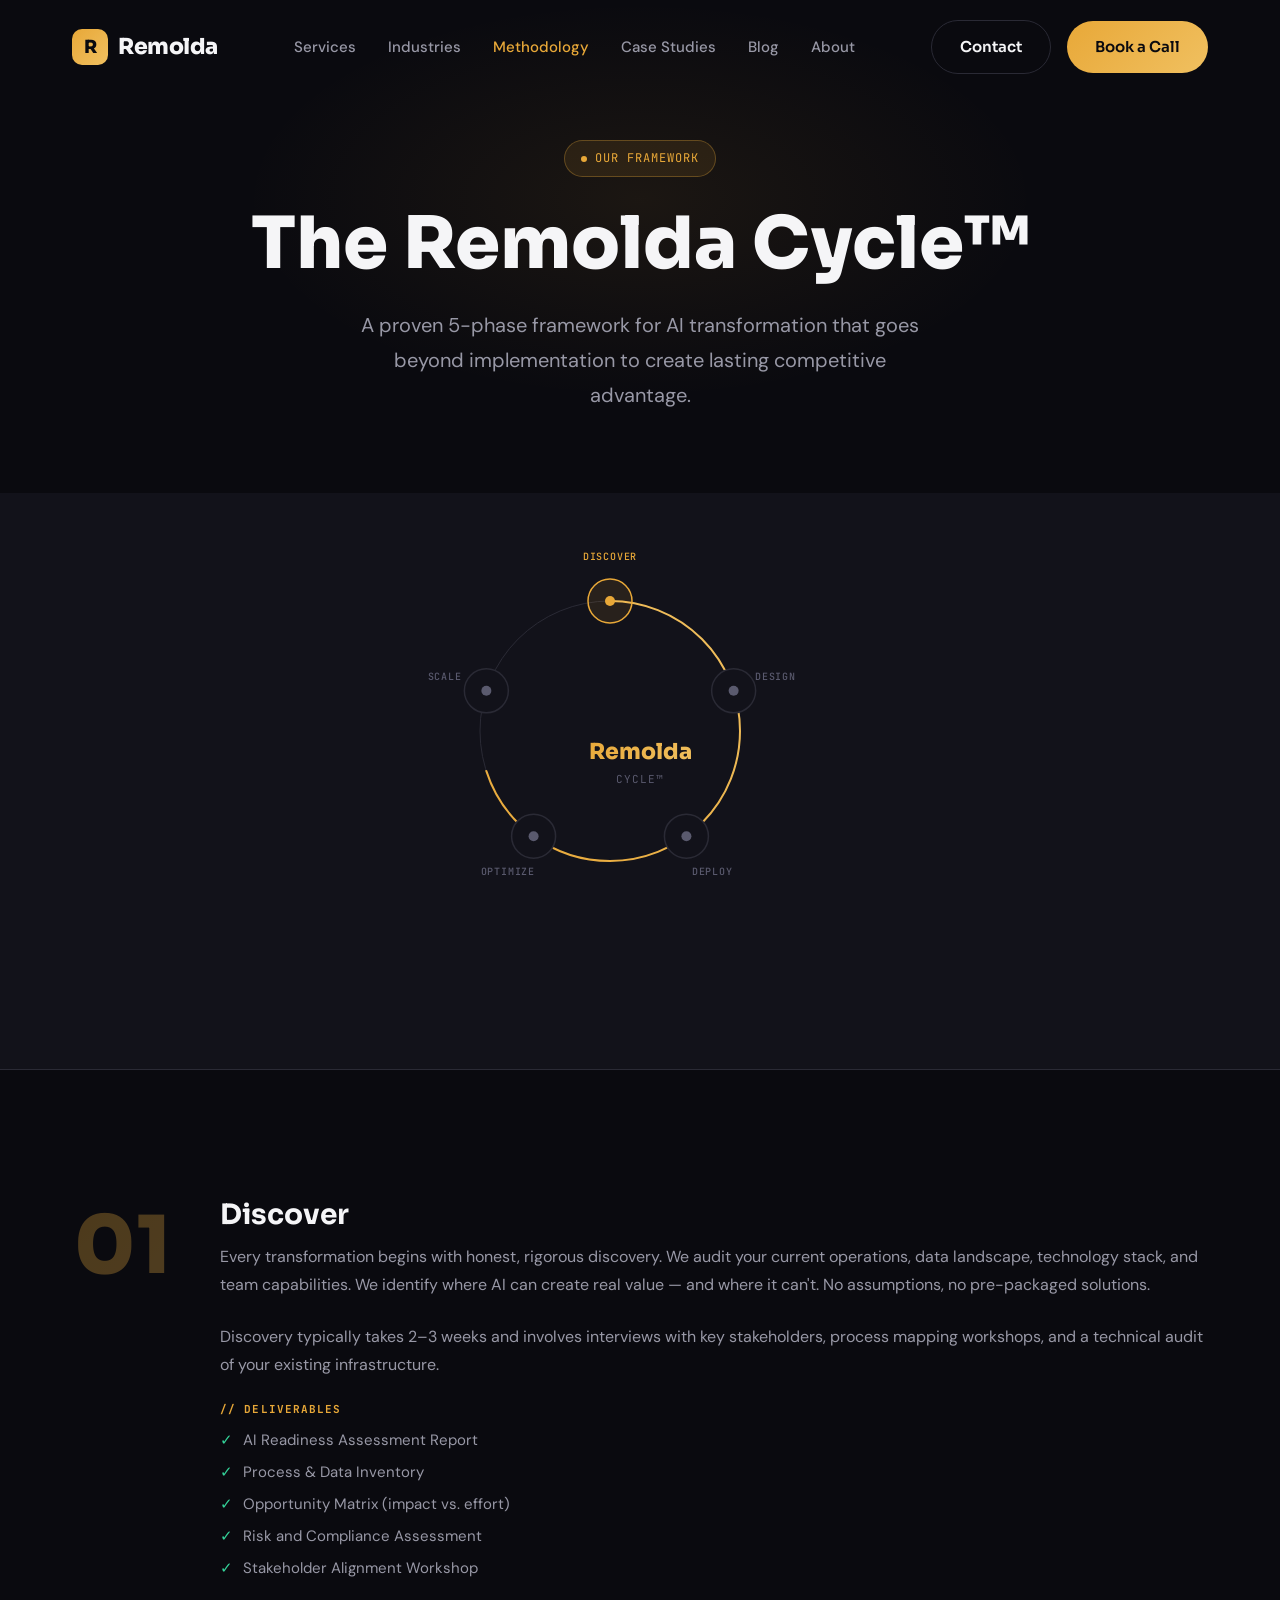
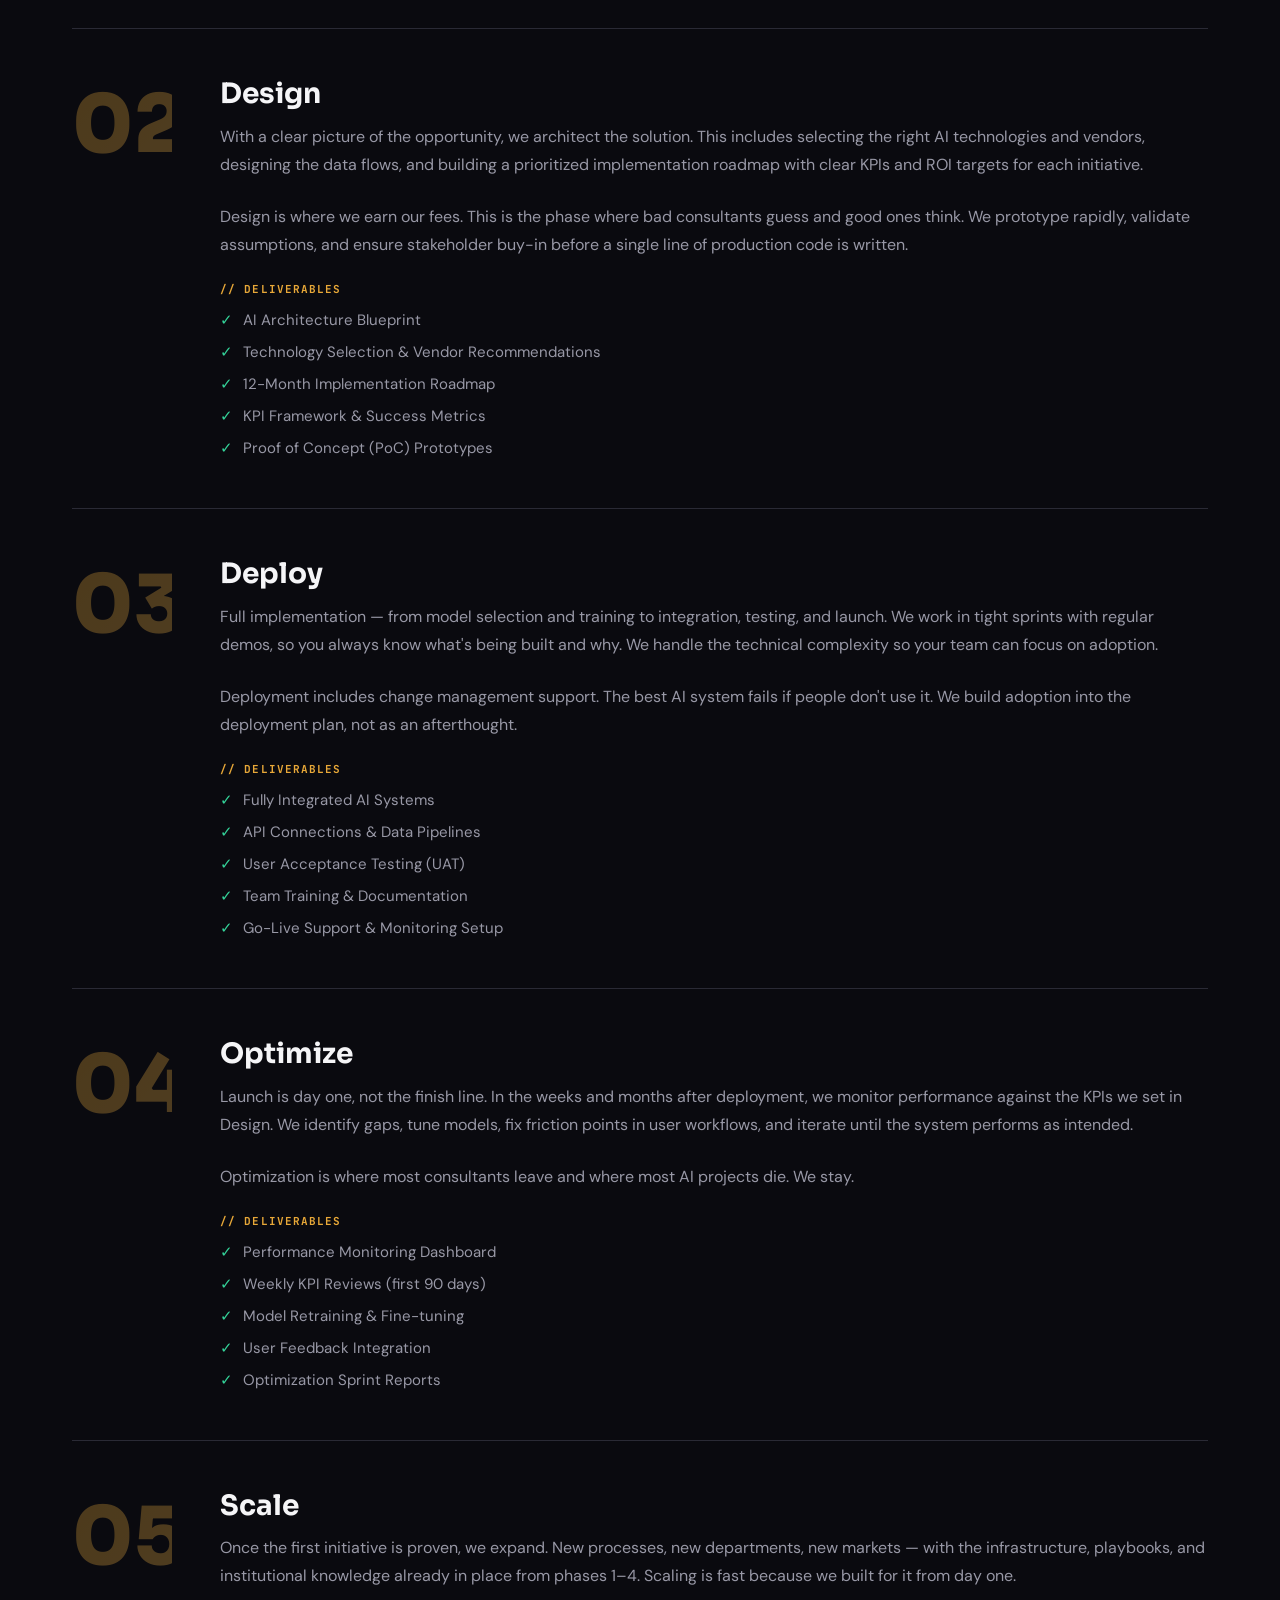
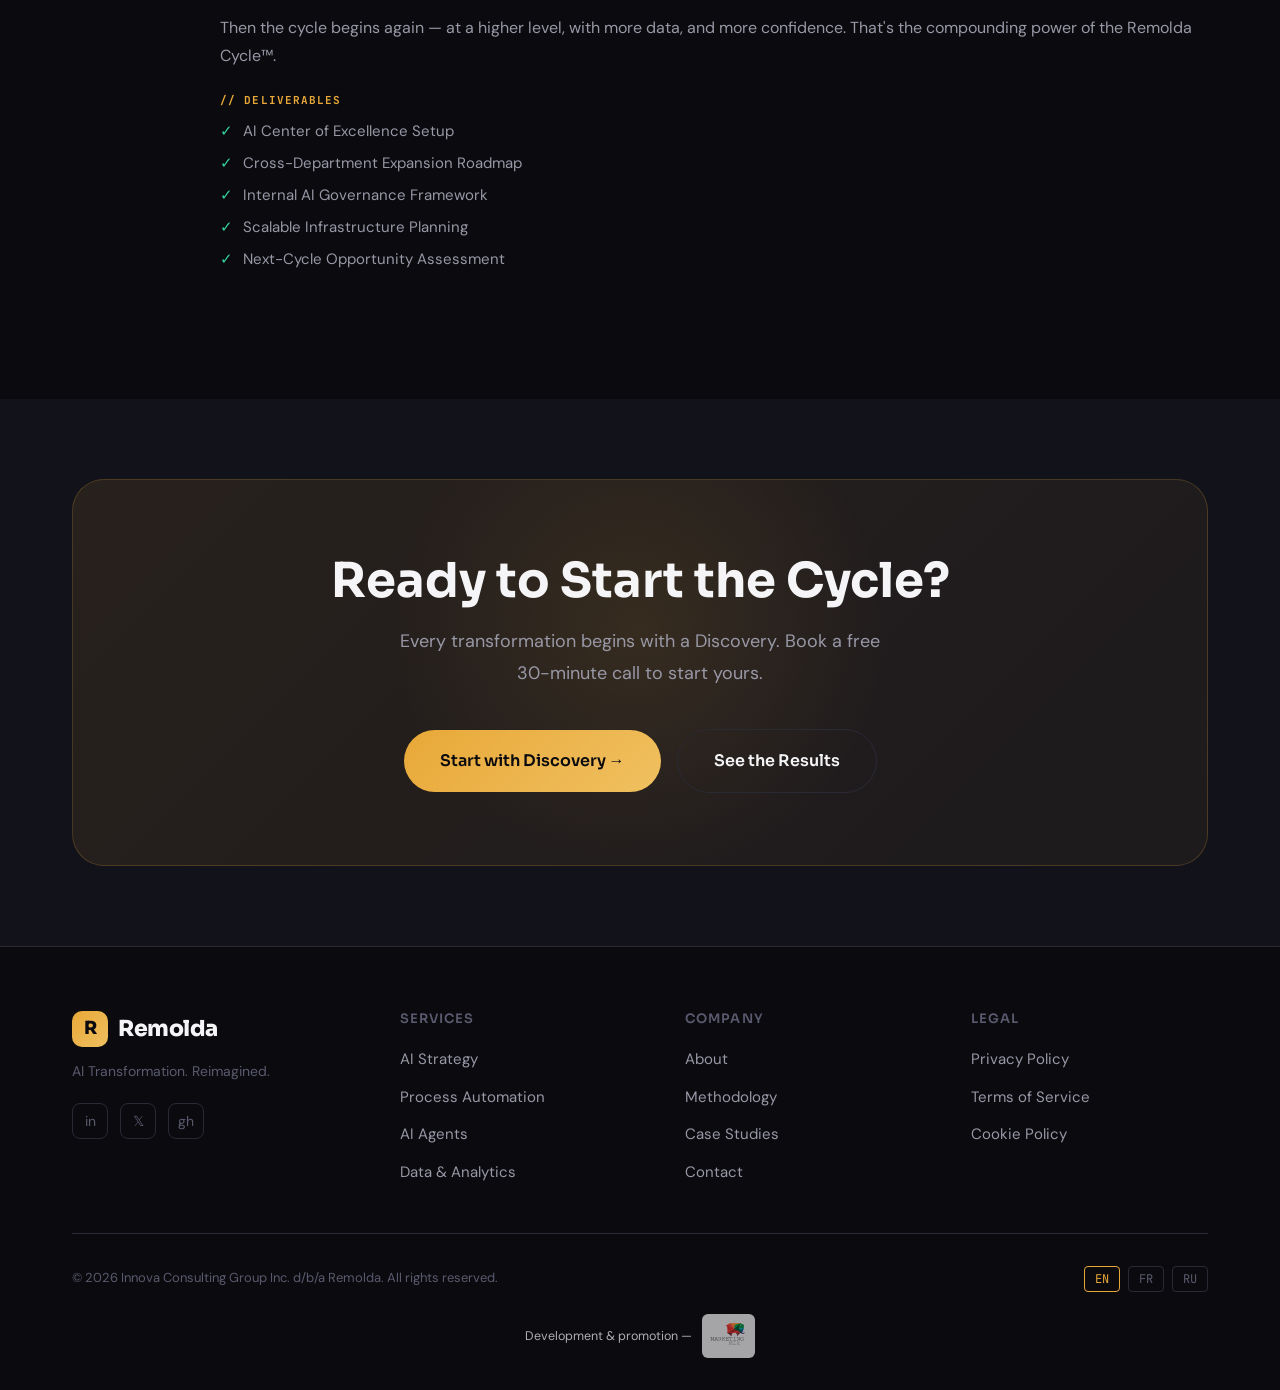
<file: methodology.html>
<!DOCTYPE html>
<html lang="en">
<head>
  <meta charset="UTF-8">
  <meta name="viewport" content="width=device-width, initial-scale=1.0">
  <title>Our AI Implementation Methodology | The Remolda Cycle™</title>
  <meta name="description" content="The Remolda Cycle is our proven 5-phase framework for AI transformation: Discover, Design, Deploy, Optimize, and Scale. Ensuring AI sticks and delivers ROI.">
  <meta property="og:type" content="website">
  <meta property="og:image" content="/images/og-image.png">
  <meta name="twitter:card" content="summary_large_image">
  <meta name="twitter:image" content="/images/og-image.png">
  <link rel="stylesheet" href="styles.css">
  <link rel="icon" href="/favicon.ico" type="image/x-icon">
  <link rel="canonical" href="https://remolda.com/methodology.html">

  <!-- GEO SEO Tags -->
  <meta name="geo.region" content="CA-ON">
  <meta name="geo.placename" content="Toronto">
  <meta name="geo.position" content="43.6532;-79.3832">
  <meta name="ICBM" content="43.6532, -79.3832">

  <!-- Schema.org JSON-LD -->
  <script type="application/ld+json">
  {
    "@context": "https://schema.org",
    "@type": "ConsultingBusiness",
    "name": "Remolda",
    "legalName": "Innova Consulting Group Inc.",
    "url": "https://remolda.com",
    "logo": "https://remolda.com/images/og-image.png",
    "description": "Remolda helps mid-market companies deploy AI that delivers measurable ROI. We offer AI Strategy, Process Automation, AI Agent Deployment, Data & Analytics, and Custom AI Solutions.",
    "address": {
      "@type": "PostalAddress",
      "addressLocality": "Toronto",
      "addressRegion": "ON",
      "addressCountry": "CA"
    },
    "geo": {
      "@type": "GeoCoordinates",
      "latitude": 43.6532,
      "longitude": -79.3832
    },
    "contactPoint": {
      "@type": "ContactPoint",
      "contactType": "customer service",
      "email": "hello@remolda.com",
      "availableLanguage": ["English", "French", "Russian"]
    },
    "sameAs": [
      "https://www.linkedin.com/company/remolda",
      "https://twitter.com/remolda_ai"
    ]
  }
  </script>

</head>
<body>

  <nav class="nav">
    <div class="container">
      <div class="nav-inner">
        <a href="index.html" class="nav-logo"><div class="logo-mark">R</div>Remolda</a>
        <ul class="nav-links">
          <li><a href="services.html">Services</a></li>
          <li><a href="industries.html">Industries</a></li>
          <li><a href="methodology.html">Methodology</a></li>
          <li><a href="case-studies.html">Case Studies</a></li>
          <li><a href="blog.html">Blog</a></li>
          <li><a href="about.html">About</a></li>
        </ul>
        <div class="nav-cta">
          <a href="contact.html" class="btn btn-outline">Contact</a>
          <a href="contact.html" class="btn btn-primary">Book a Call</a>
        </div>
        <div class="nav-toggle"><span></span><span></span><span></span></div>
      </div>
    </div>
  </nav>

  <section class="page-hero">
    <div class="container">
      <span class="badge">Our Framework</span>
      <h1>The Remolda Cycle™</h1>
      <p>A proven 5-phase framework for AI transformation that goes beyond implementation to create lasting competitive advantage.</p>
    </div>
  </section>

  <!-- Cycle Visual -->
  <section style="padding: 0 0 40px; background: var(--bg-secondary); border-bottom: 1px solid var(--border);">
    <div class="container">
      <div style="display: flex; justify-content: center; padding: 48px 0;">
        <div class="cycle-svg-wrap" style="width: 440px; height: 440px;">
          <div class="cycle-center">
            <div class="cycle-center-logo">Remolda</div>
            <div class="cycle-center-sub">Cycle™</div>
          </div>
        </div>
      </div>
    </div>
  </section>

  <section class="methodology-full">
    <div class="container">

      <div class="phase-full-card fade-up">
        <div class="phase-full-num">01</div>
        <div class="phase-full-content">
          <h3>Discover</h3>
          <p>Every transformation begins with honest, rigorous discovery. We audit your current operations, data landscape, technology stack, and team capabilities. We identify where AI can create real value — and where it can't. No assumptions, no pre-packaged solutions.</p>
          <p>Discovery typically takes 2–3 weeks and involves interviews with key stakeholders, process mapping workshops, and a technical audit of your existing infrastructure.</p>
          <div class="phase-deliverables">
            <h5>// Deliverables</h5>
            <ul>
              <li>AI Readiness Assessment Report</li>
              <li>Process & Data Inventory</li>
              <li>Opportunity Matrix (impact vs. effort)</li>
              <li>Risk and Compliance Assessment</li>
              <li>Stakeholder Alignment Workshop</li>
            </ul>
          </div>
        </div>
      </div>

      <div class="phase-full-card fade-up">
        <div class="phase-full-num">02</div>
        <div class="phase-full-content">
          <h3>Design</h3>
          <p>With a clear picture of the opportunity, we architect the solution. This includes selecting the right AI technologies and vendors, designing the data flows, and building a prioritized implementation roadmap with clear KPIs and ROI targets for each initiative.</p>
          <p>Design is where we earn our fees. This is the phase where bad consultants guess and good ones think. We prototype rapidly, validate assumptions, and ensure stakeholder buy-in before a single line of production code is written.</p>
          <div class="phase-deliverables">
            <h5>// Deliverables</h5>
            <ul>
              <li>AI Architecture Blueprint</li>
              <li>Technology Selection & Vendor Recommendations</li>
              <li>12-Month Implementation Roadmap</li>
              <li>KPI Framework & Success Metrics</li>
              <li>Proof of Concept (PoC) Prototypes</li>
            </ul>
          </div>
        </div>
      </div>

      <div class="phase-full-card fade-up">
        <div class="phase-full-num">03</div>
        <div class="phase-full-content">
          <h3>Deploy</h3>
          <p>Full implementation — from model selection and training to integration, testing, and launch. We work in tight sprints with regular demos, so you always know what's being built and why. We handle the technical complexity so your team can focus on adoption.</p>
          <p>Deployment includes change management support. The best AI system fails if people don't use it. We build adoption into the deployment plan, not as an afterthought.</p>
          <div class="phase-deliverables">
            <h5>// Deliverables</h5>
            <ul>
              <li>Fully Integrated AI Systems</li>
              <li>API Connections & Data Pipelines</li>
              <li>User Acceptance Testing (UAT)</li>
              <li>Team Training & Documentation</li>
              <li>Go-Live Support & Monitoring Setup</li>
            </ul>
          </div>
        </div>
      </div>

      <div class="phase-full-card fade-up">
        <div class="phase-full-num">04</div>
        <div class="phase-full-content">
          <h3>Optimize</h3>
          <p>Launch is day one, not the finish line. In the weeks and months after deployment, we monitor performance against the KPIs we set in Design. We identify gaps, tune models, fix friction points in user workflows, and iterate until the system performs as intended.</p>
          <p>Optimization is where most consultants leave and where most AI projects die. We stay.</p>
          <div class="phase-deliverables">
            <h5>// Deliverables</h5>
            <ul>
              <li>Performance Monitoring Dashboard</li>
              <li>Weekly KPI Reviews (first 90 days)</li>
              <li>Model Retraining & Fine-tuning</li>
              <li>User Feedback Integration</li>
              <li>Optimization Sprint Reports</li>
            </ul>
          </div>
        </div>
      </div>

      <div class="phase-full-card fade-up">
        <div class="phase-full-num">05</div>
        <div class="phase-full-content">
          <h3>Scale</h3>
          <p>Once the first initiative is proven, we expand. New processes, new departments, new markets — with the infrastructure, playbooks, and institutional knowledge already in place from phases 1–4. Scaling is fast because we built for it from day one.</p>
          <p>Then the cycle begins again — at a higher level, with more data, and more confidence. That's the compounding power of the Remolda Cycle™.</p>
          <div class="phase-deliverables">
            <h5>// Deliverables</h5>
            <ul>
              <li>AI Center of Excellence Setup</li>
              <li>Cross-Department Expansion Roadmap</li>
              <li>Internal AI Governance Framework</li>
              <li>Scalable Infrastructure Planning</li>
              <li>Next-Cycle Opportunity Assessment</li>
            </ul>
          </div>
        </div>
      </div>

    </div>
  </section>

  <section class="cta-section">
    <div class="container">
      <div class="cta-block fade-up">
        <h2>Ready to Start the Cycle?</h2>
        <p>Every transformation begins with a Discovery. Book a free 30-minute call to start yours.</p>
        <div class="cta-actions">
          <a href="contact.html" class="btn btn-primary btn-lg">Start with Discovery →</a>
          <a href="case-studies.html" class="btn btn-outline btn-lg">See the Results</a>
        </div>
      </div>
    </div>
  </section>

  <footer class="footer">
    <div class="container">
      <div class="footer-top">
        <div class="footer-brand">
          <a href="index.html" class="nav-logo"><div class="logo-mark">R</div>Remolda</a>
          <p>AI Transformation. Reimagined.</p>
          <div class="footer-social">
            <a href="#" class="social-link">in</a>
            <a href="#" class="social-link">𝕏</a>
            <a href="#" class="social-link">gh</a>
          </div>
        </div>
        <div class="footer-col">
          <h5>Services</h5>
          <ul>
            <li><a href="services.html#strategy">AI Strategy</a></li>
            <li><a href="services.html#automation">Process Automation</a></li>
            <li><a href="services.html#agents">AI Agents</a></li>
            <li><a href="services.html#data">Data & Analytics</a></li>
          </ul>
        </div>
        <div class="footer-col">
          <h5>Company</h5>
          <ul>
            <li><a href="about.html">About</a></li>
            <li><a href="methodology.html">Methodology</a></li>
            <li><a href="case-studies.html">Case Studies</a></li>
            <li><a href="contact.html">Contact</a></li>
          </ul>
        </div>
        <div class="footer-col">
          <h5>Legal</h5>
          <ul>
            <li><a href="#">Privacy Policy</a></li>
            <li><a href="#">Terms of Service</a></li>
            <li><a href="#">Cookie Policy</a></li>
          </ul>
        </div>
      </div>
      <div class="footer-bottom">
        <p class="footer-legal">© 2026 Innova Consulting Group Inc. d/b/a Remolda. All rights reserved.</p>
        <div class="footer-lang">
          <button class="lang-btn active">EN</button>
          <button class="lang-btn">FR</button>
          <button class="lang-btn">RU</button>
        </div>
      </div>
    </div>
    <!-- Agency credit -->
    <div style="width:100%;display:flex;justify-content:center;padding:22px 24px 0">
      <a href="https://mmix.ua/" target="_blank" rel="noopener noreferrer" style="display:inline-flex;align-items:center;gap:10px;font-size:12.5px;color:inherit;opacity:.7;text-decoration:none">Development & promotion —
        <span style="display:inline-flex;align-items:center;background:rgba(255,255,255,.9);border-radius:6px;padding:4px 8px">
          <img src="/mmix-logo.png" alt="MMIX — Marketing Mix" width="62" height="60" style="height:36px;width:auto">
        </span>
      </a>
    </div>
  </footer>

  <script src="main.js"></script>
</body>
</html>
</file>
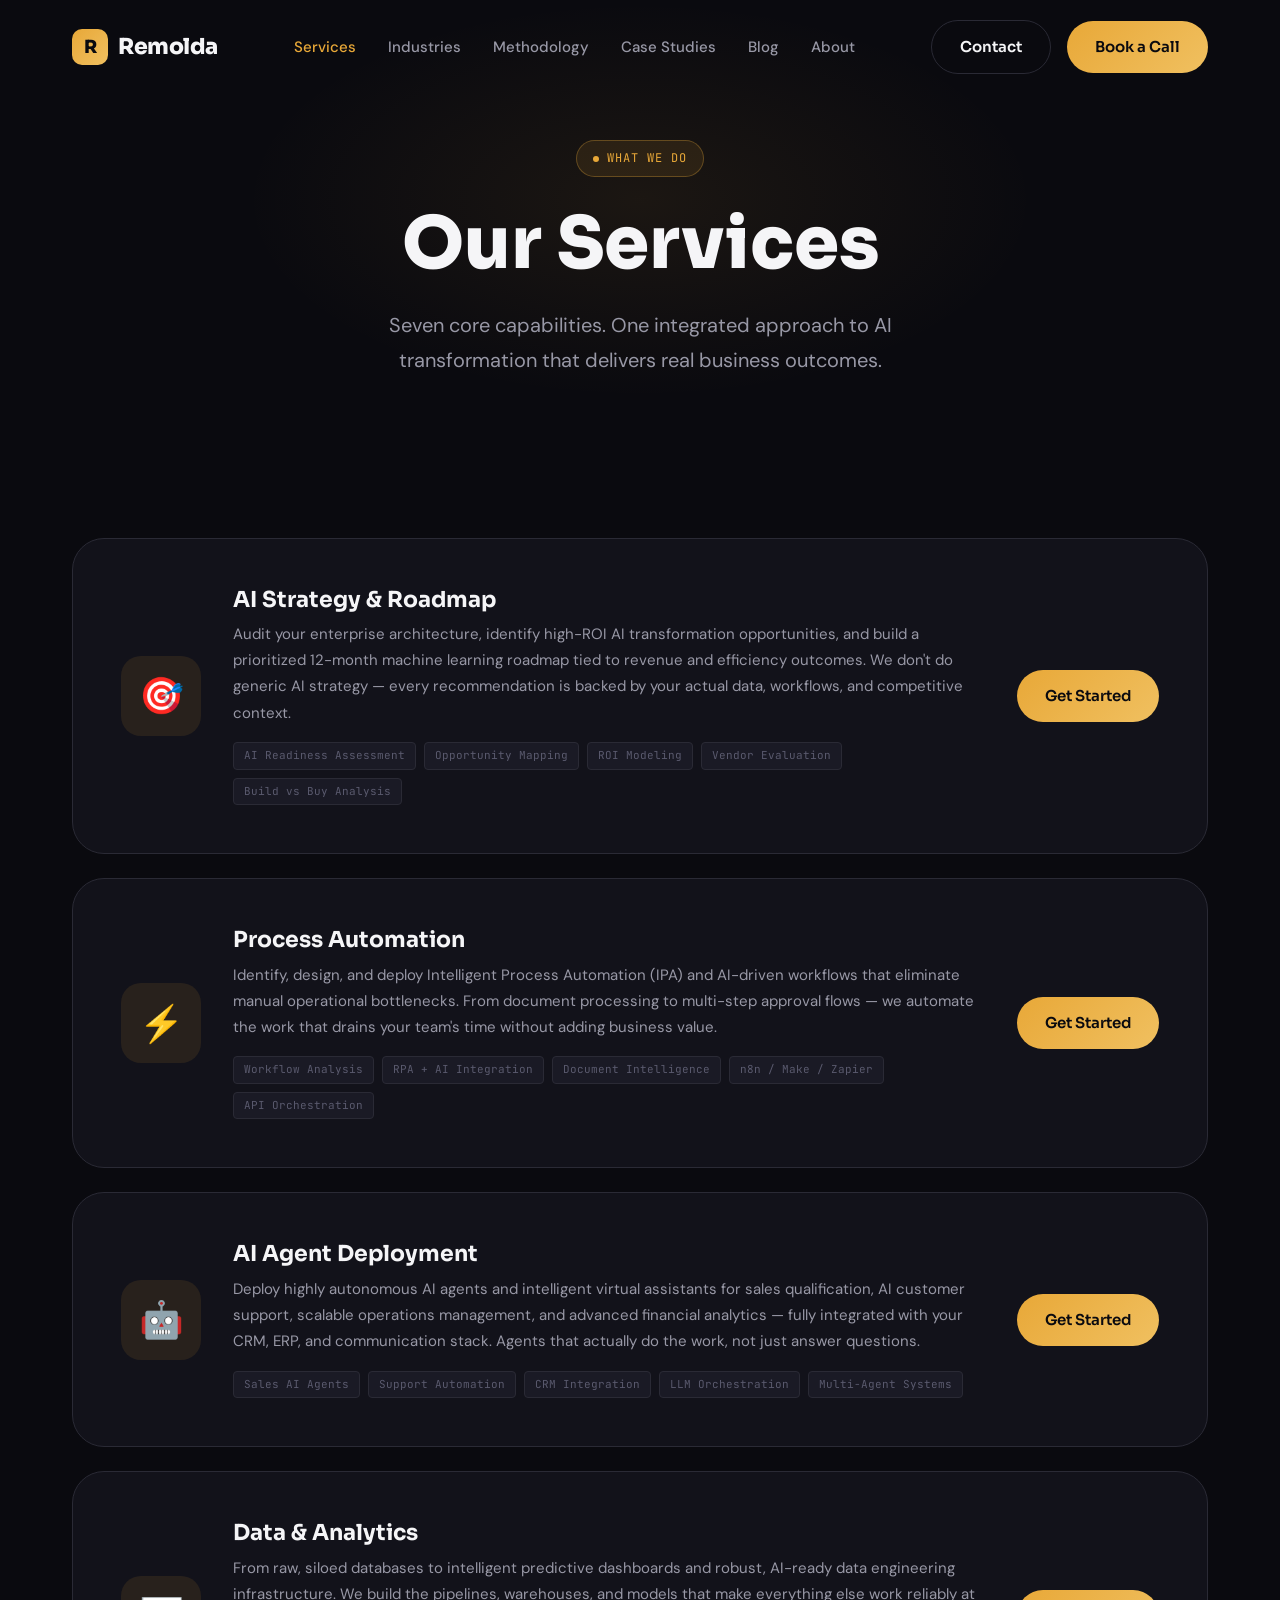
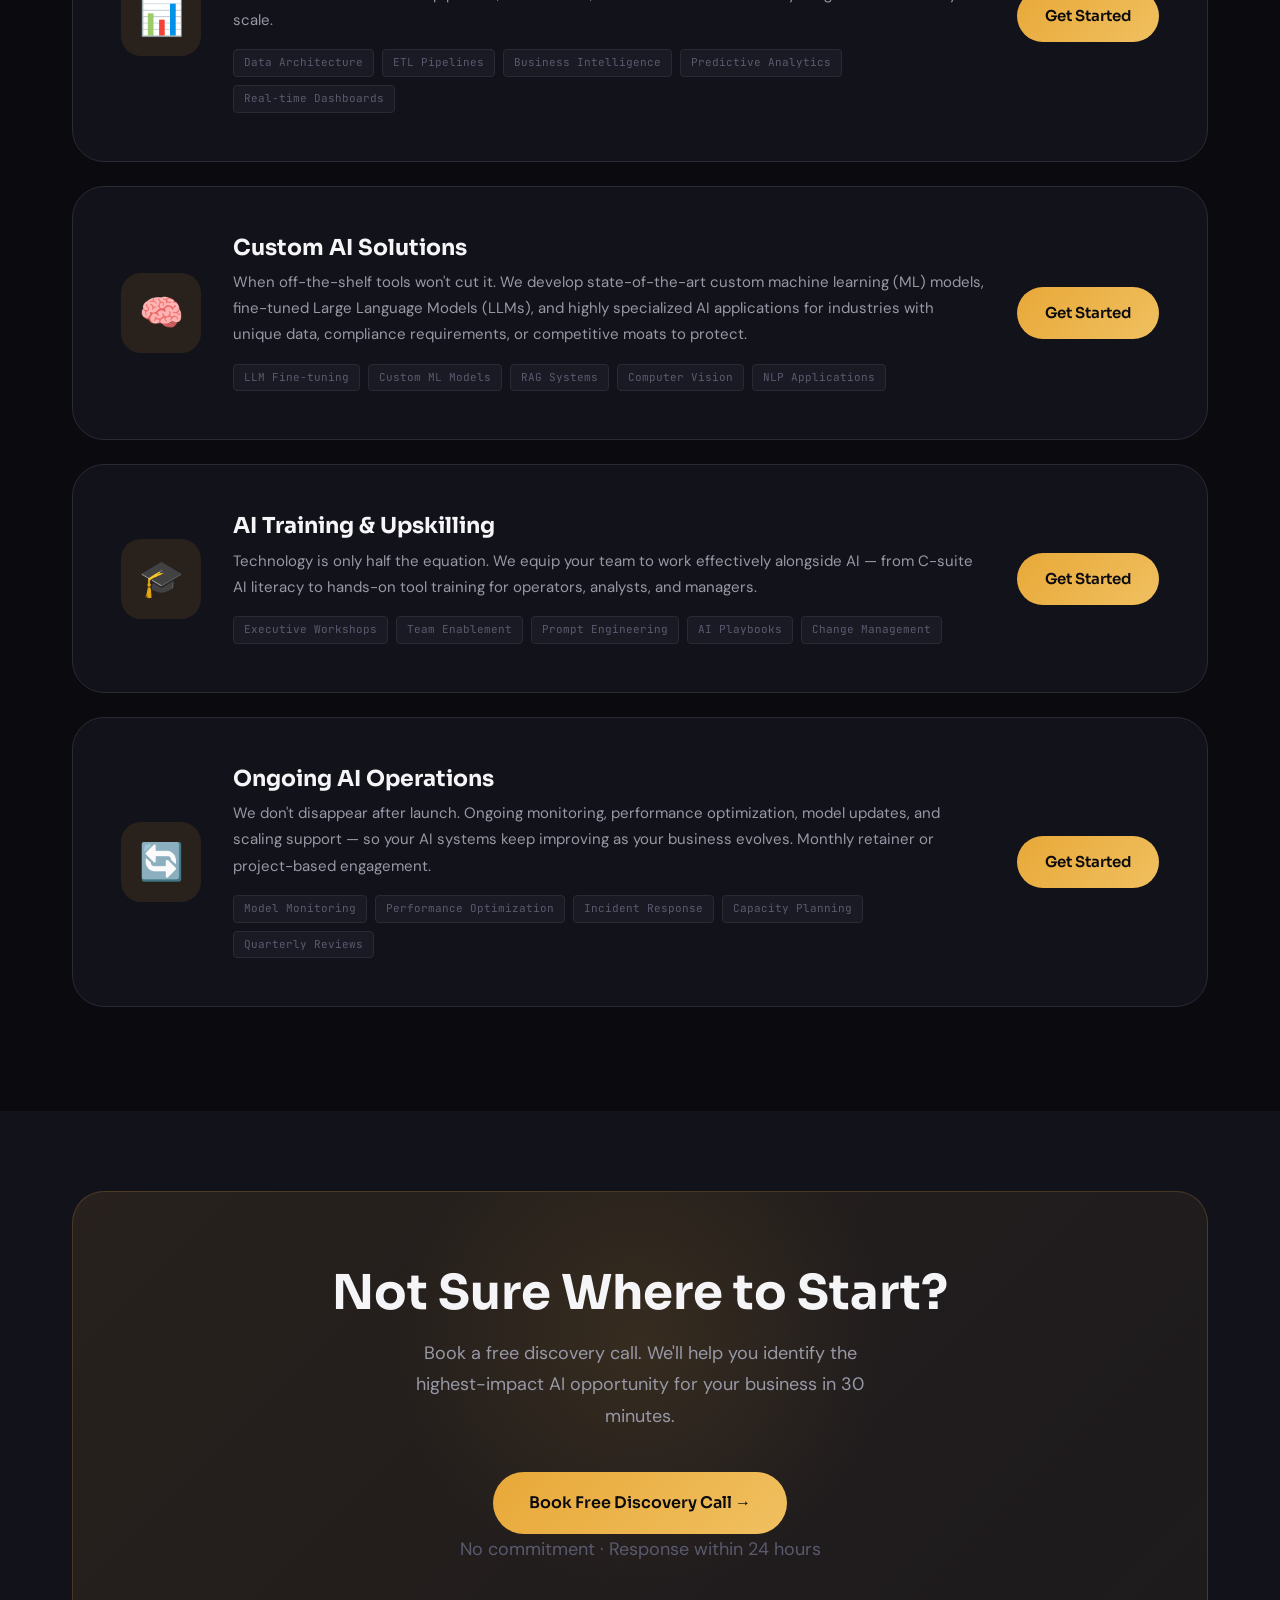
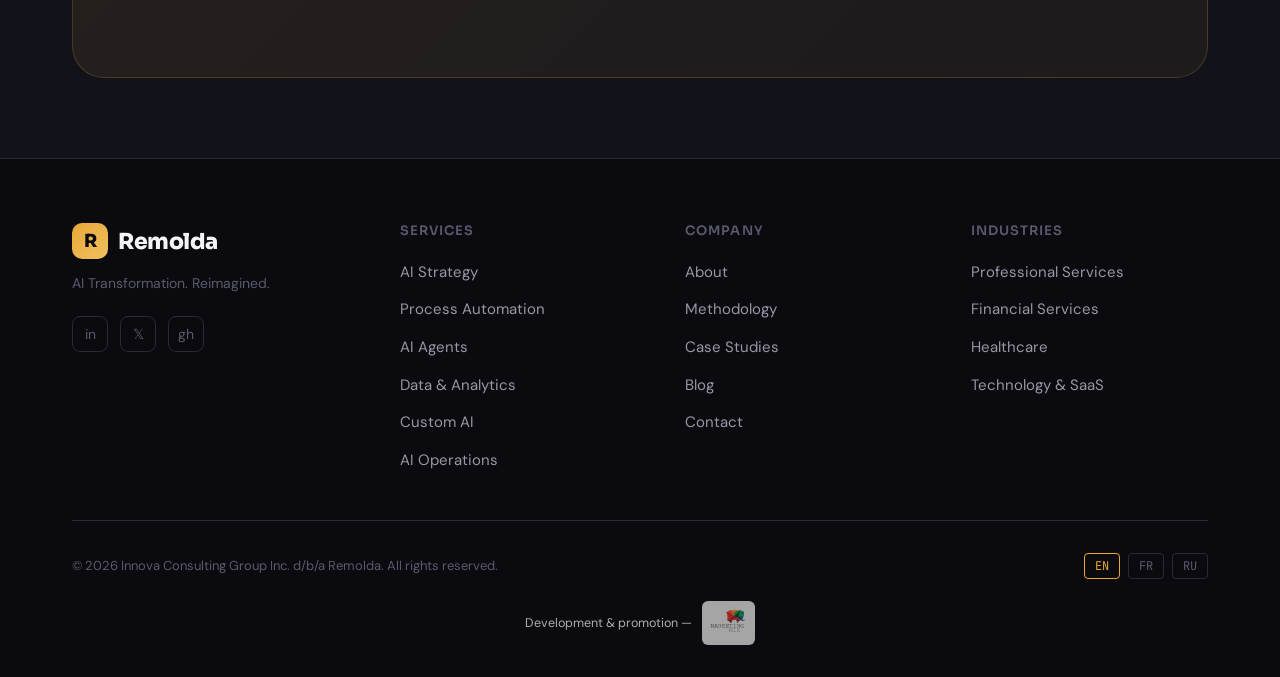
<file: services.html>
<!DOCTYPE html>
<html lang="en">
<head>
  <meta charset="UTF-8">
  <meta name="viewport" content="width=device-width, initial-scale=1.0">
  <title>AI Consulting Services | Machine Learning, Automation & Agent Deployment</title>
  <meta name="description" content="Explore Remolda's core AI services: AI Strategy, Process Automation, Data Analytics, Custom ML Models, and fully autonomous AI Agent deployments for business.">
  <meta property="og:type" content="website">
  <meta property="og:image" content="/images/og-image.png">
  <meta name="twitter:card" content="summary_large_image">
  <meta name="twitter:image" content="/images/og-image.png">
  <link rel="stylesheet" href="styles.css">
  <link rel="icon" href="/favicon.ico" type="image/x-icon">
  <link rel="canonical" href="https://remolda.com/services.html">

  <!-- GEO SEO Tags -->
  <meta name="geo.region" content="CA-ON">
  <meta name="geo.placename" content="Toronto">
  <meta name="geo.position" content="43.6532;-79.3832">
  <meta name="ICBM" content="43.6532, -79.3832">

  <!-- Schema.org JSON-LD -->
  <script type="application/ld+json">
  {
    "@context": "https://schema.org",
    "@type": "ConsultingBusiness",
    "name": "Remolda",
    "legalName": "Innova Consulting Group Inc.",
    "url": "https://remolda.com",
    "logo": "https://remolda.com/images/og-image.png",
    "description": "Remolda helps mid-market companies deploy AI that delivers measurable ROI. We offer AI Strategy, Process Automation, AI Agent Deployment, Data & Analytics, and Custom AI Solutions.",
    "address": {
      "@type": "PostalAddress",
      "addressLocality": "Toronto",
      "addressRegion": "ON",
      "addressCountry": "CA"
    },
    "geo": {
      "@type": "GeoCoordinates",
      "latitude": 43.6532,
      "longitude": -79.3832
    },
    "contactPoint": {
      "@type": "ContactPoint",
      "contactType": "customer service",
      "email": "hello@remolda.com",
      "availableLanguage": ["English", "French", "Russian"]
    },
    "sameAs": [
      "https://www.linkedin.com/company/remolda",
      "https://twitter.com/remolda_ai"
    ]
  }
  </script>

</head>
<body>

  <nav class="nav">
    <div class="container">
      <div class="nav-inner">
        <a href="index.html" class="nav-logo"><div class="logo-mark">R</div>Remolda</a>
        <ul class="nav-links">
          <li><a href="services.html">Services</a></li>
          <li><a href="industries.html">Industries</a></li>
          <li><a href="methodology.html">Methodology</a></li>
          <li><a href="case-studies.html">Case Studies</a></li>
          <li><a href="blog.html">Blog</a></li>
          <li><a href="about.html">About</a></li>
        </ul>
        <div class="nav-cta">
          <a href="contact.html" class="btn btn-outline">Contact</a>
          <a href="contact.html" class="btn btn-primary">Book a Call</a>
        </div>
        <div class="nav-toggle"><span></span><span></span><span></span></div>
      </div>
    </div>
  </nav>

  <section class="page-hero">
    <div class="container">
      <span class="badge">What We Do</span>
      <h1>Our Services</h1>
      <p>Seven core capabilities. One integrated approach to AI transformation that delivers real business outcomes.</p>
    </div>
  </section>

  <section class="services-full">
    <div class="container">

      <div class="service-full-card fade-up" id="strategy">
        <div class="service-full-icon">🎯</div>
        <div class="service-full-content">
          <h3>AI Strategy & Roadmap</h3>
          <p>Audit your enterprise architecture, identify high-ROI AI transformation opportunities, and build a prioritized 12-month machine learning roadmap tied to revenue and efficiency outcomes. We don't do generic AI strategy — every recommendation is backed by your actual data, workflows, and competitive context.</p>
          <div class="service-tags">
            <span class="service-tag">AI Readiness Assessment</span>
            <span class="service-tag">Opportunity Mapping</span>
            <span class="service-tag">ROI Modeling</span>
            <span class="service-tag">Vendor Evaluation</span>
            <span class="service-tag">Build vs Buy Analysis</span>
          </div>
        </div>
        <a href="contact.html" class="btn btn-primary">Get Started</a>
      </div>

      <div class="service-full-card fade-up" id="automation">
        <div class="service-full-icon">⚡</div>
        <div class="service-full-content">
          <h3>Process Automation</h3>
          <p>Identify, design, and deploy Intelligent Process Automation (IPA) and AI-driven workflows that eliminate manual operational bottlenecks. From document processing to multi-step approval flows — we automate the work that drains your team's time without adding business value.</p>
          <div class="service-tags">
            <span class="service-tag">Workflow Analysis</span>
            <span class="service-tag">RPA + AI Integration</span>
            <span class="service-tag">Document Intelligence</span>
            <span class="service-tag">n8n / Make / Zapier</span>
            <span class="service-tag">API Orchestration</span>
          </div>
        </div>
        <a href="contact.html" class="btn btn-primary">Get Started</a>
      </div>

      <div class="service-full-card fade-up" id="agents">
        <div class="service-full-icon">🤖</div>
        <div class="service-full-content">
          <h3>AI Agent Deployment</h3>
          <p>Deploy highly autonomous AI agents and intelligent virtual assistants for sales qualification, AI customer support, scalable operations management, and advanced financial analytics — fully integrated with your CRM, ERP, and communication stack. Agents that actually do the work, not just answer questions.</p>
          <div class="service-tags">
            <span class="service-tag">Sales AI Agents</span>
            <span class="service-tag">Support Automation</span>
            <span class="service-tag">CRM Integration</span>
            <span class="service-tag">LLM Orchestration</span>
            <span class="service-tag">Multi-Agent Systems</span>
          </div>
        </div>
        <a href="contact.html" class="btn btn-primary">Get Started</a>
      </div>

      <div class="service-full-card fade-up" id="data">
        <div class="service-full-icon">📊</div>
        <div class="service-full-content">
          <h3>Data & Analytics</h3>
          <p>From raw, siloed databases to intelligent predictive dashboards and robust, AI-ready data engineering infrastructure. We build the pipelines, warehouses, and models that make everything else work reliably at scale.</p>
          <div class="service-tags">
            <span class="service-tag">Data Architecture</span>
            <span class="service-tag">ETL Pipelines</span>
            <span class="service-tag">Business Intelligence</span>
            <span class="service-tag">Predictive Analytics</span>
            <span class="service-tag">Real-time Dashboards</span>
          </div>
        </div>
        <a href="contact.html" class="btn btn-primary">Get Started</a>
      </div>

      <div class="service-full-card fade-up" id="custom">
        <div class="service-full-icon">🧠</div>
        <div class="service-full-content">
          <h3>Custom AI Solutions</h3>
          <p>When off-the-shelf tools won't cut it. We develop state-of-the-art custom machine learning (ML) models, fine-tuned Large Language Models (LLMs), and highly specialized AI applications for industries with unique data, compliance requirements, or competitive moats to protect.</p>
          <div class="service-tags">
            <span class="service-tag">LLM Fine-tuning</span>
            <span class="service-tag">Custom ML Models</span>
            <span class="service-tag">RAG Systems</span>
            <span class="service-tag">Computer Vision</span>
            <span class="service-tag">NLP Applications</span>
          </div>
        </div>
        <a href="contact.html" class="btn btn-primary">Get Started</a>
      </div>

      <div class="service-full-card fade-up" id="training">
        <div class="service-full-icon">🎓</div>
        <div class="service-full-content">
          <h3>AI Training & Upskilling</h3>
          <p>Technology is only half the equation. We equip your team to work effectively alongside AI — from C-suite AI literacy to hands-on tool training for operators, analysts, and managers.</p>
          <div class="service-tags">
            <span class="service-tag">Executive Workshops</span>
            <span class="service-tag">Team Enablement</span>
            <span class="service-tag">Prompt Engineering</span>
            <span class="service-tag">AI Playbooks</span>
            <span class="service-tag">Change Management</span>
          </div>
        </div>
        <a href="contact.html" class="btn btn-primary">Get Started</a>
      </div>

      <div class="service-full-card fade-up" id="operations">
        <div class="service-full-icon">🔄</div>
        <div class="service-full-content">
          <h3>Ongoing AI Operations</h3>
          <p>We don't disappear after launch. Ongoing monitoring, performance optimization, model updates, and scaling support — so your AI systems keep improving as your business evolves. Monthly retainer or project-based engagement.</p>
          <div class="service-tags">
            <span class="service-tag">Model Monitoring</span>
            <span class="service-tag">Performance Optimization</span>
            <span class="service-tag">Incident Response</span>
            <span class="service-tag">Capacity Planning</span>
            <span class="service-tag">Quarterly Reviews</span>
          </div>
        </div>
        <a href="contact.html" class="btn btn-primary">Get Started</a>
      </div>

    </div>
  </section>

  <section class="cta-section">
    <div class="container">
      <div class="cta-block fade-up">
        <h2>Not Sure Where to Start?</h2>
        <p>Book a free discovery call. We'll help you identify the highest-impact AI opportunity for your business in 30 minutes.</p>
        <div class="cta-actions">
          <a href="contact.html" class="btn btn-primary btn-lg">Book Free Discovery Call →</a>
        </div>
        <p class="cta-note">No commitment · Response within 24 hours</p>
      </div>
    </div>
  </section>

  <footer class="footer">
    <div class="container">
      <div class="footer-top">
        <div class="footer-brand">
          <a href="index.html" class="nav-logo"><div class="logo-mark">R</div>Remolda</a>
          <p>AI Transformation. Reimagined.</p>
          <div class="footer-social">
            <a href="#" class="social-link">in</a>
            <a href="#" class="social-link">𝕏</a>
            <a href="#" class="social-link">gh</a>
          </div>
        </div>
        <div class="footer-col">
          <h5>Services</h5>
          <ul>
            <li><a href="services.html#strategy">AI Strategy</a></li>
            <li><a href="services.html#automation">Process Automation</a></li>
            <li><a href="services.html#agents">AI Agents</a></li>
            <li><a href="services.html#data">Data & Analytics</a></li>
            <li><a href="services.html#custom">Custom AI</a></li>
            <li><a href="services.html#operations">AI Operations</a></li>
          </ul>
        </div>
        <div class="footer-col">
          <h5>Company</h5>
          <ul>
            <li><a href="about.html">About</a></li>
            <li><a href="methodology.html">Methodology</a></li>
            <li><a href="case-studies.html">Case Studies</a></li>
            <li><a href="blog.html">Blog</a></li>
            <li><a href="contact.html">Contact</a></li>
          </ul>
        </div>
        <div class="footer-col">
          <h5>Industries</h5>
          <ul>
            <li><a href="industries.html#professional">Professional Services</a></li>
            <li><a href="industries.html#financial">Financial Services</a></li>
            <li><a href="industries.html#healthcare">Healthcare</a></li>
            <li><a href="industries.html#saas">Technology & SaaS</a></li>
          </ul>
        </div>
      </div>
      <div class="footer-bottom">
        <p class="footer-legal">© 2026 Innova Consulting Group Inc. d/b/a Remolda. All rights reserved.</p>
        <div class="footer-lang">
          <button class="lang-btn active">EN</button>
          <button class="lang-btn">FR</button>
          <button class="lang-btn">RU</button>
        </div>
      </div>
    </div>
    <!-- Agency credit -->
    <div style="width:100%;display:flex;justify-content:center;padding:22px 24px 0">
      <a href="https://mmix.ua/" target="_blank" rel="noopener noreferrer" style="display:inline-flex;align-items:center;gap:10px;font-size:12.5px;color:inherit;opacity:.7;text-decoration:none">Development & promotion —
        <span style="display:inline-flex;align-items:center;background:rgba(255,255,255,.9);border-radius:6px;padding:4px 8px">
          <img src="/mmix-logo.png" alt="MMIX — Marketing Mix" width="62" height="60" style="height:36px;width:auto">
        </span>
      </a>
    </div>
  </footer>

  <script src="main.js"></script>
</body>
</html>
</file>
<file: styles.css>
/* ============================================
   REMOLDA — Main Stylesheet
   ============================================ */

@import url('https://fonts.googleapis.com/css2?family=Sora:wght@300;400;500;600;700;800&family=DM+Sans:ital,wght@0,300;0,400;0,500;0,600;1,400&family=JetBrains+Mono:wght@400;500&display=swap');

/* ============================================
   CSS VARIABLES
   ============================================ */

:root {
  --bg-primary: #0A0A0F;
  --bg-secondary: #12121A;
  --bg-tertiary: #1A1A25;
  --bg-card: #12121A;

  --accent-primary: #E8A838;
  --accent-secondary: #F0C060;
  --accent-gradient: linear-gradient(135deg, #E8A838, #F0C060);
  --accent-glow: rgba(232, 168, 56, 0.15);

  --text-primary: #F5F5F7;
  --text-secondary: #9898A6;
  --text-muted: #5A5A6E;

  --border: #2A2A35;
  --border-light: rgba(255,255,255,0.05);
  --success: #34D399;

  --font-display: 'Sora', sans-serif;
  --font-body: 'DM Sans', sans-serif;
  --font-mono: 'JetBrains Mono', monospace;

  --radius-sm: 8px;
  --radius-md: 12px;
  --radius-lg: 20px;
  --radius-xl: 32px;

  --shadow-card: 0 4px 24px rgba(0,0,0,0.4);
  --shadow-hover: 0 8px 40px rgba(232,168,56,0.12);

  --transition: 0.3s cubic-bezier(0.4, 0, 0.2, 1);
  --transition-slow: 0.6s cubic-bezier(0.4, 0, 0.2, 1);

  --max-width: 1200px;
  --section-padding: 100px 0;
}

/* ============================================
   RESET & BASE
   ============================================ */

*, *::before, *::after {
  box-sizing: border-box;
  margin: 0;
  padding: 0;
}

html {
  scroll-behavior: smooth;
  font-size: 16px;
}

body {
  font-family: var(--font-body);
  background: var(--bg-primary);
  color: var(--text-primary);
  line-height: 1.6;
  -webkit-font-smoothing: antialiased;
  overflow-x: hidden;
}

a {
  color: inherit;
  text-decoration: none;
}

img, svg {
  max-width: 100%;
  display: block;
}

ul {
  list-style: none;
}

.container {
  max-width: var(--max-width);
  margin: 0 auto;
  padding: 0 32px;
}

/* ============================================
   TYPOGRAPHY
   ============================================ */

h1, h2, h3, h4, h5, h6 {
  font-family: var(--font-display);
  font-weight: 700;
  line-height: 1.2;
  color: var(--text-primary);
}

h1 { font-size: clamp(40px, 6vw, 72px); font-weight: 800; }
h2 { font-size: clamp(28px, 4vw, 48px); }
h3 { font-size: clamp(20px, 2.5vw, 28px); }
h4 { font-size: 20px; }
h5 { font-size: 16px; }

p {
  color: var(--text-secondary);
  font-size: 17px;
  line-height: 1.75;
}

.text-accent {
  background: var(--accent-gradient);
  -webkit-background-clip: text;
  -webkit-text-fill-color: transparent;
  background-clip: text;
}

.mono {
  font-family: var(--font-mono);
  font-size: 13px;
  color: var(--accent-primary);
  letter-spacing: 0.05em;
}

/* ============================================
   BUTTONS
   ============================================ */

.btn {
  display: inline-flex;
  align-items: center;
  gap: 8px;
  font-family: var(--font-display);
  font-weight: 600;
  font-size: 15px;
  padding: 14px 28px;
  border-radius: 50px;
  border: none;
  cursor: pointer;
  transition: var(--transition);
  white-space: nowrap;
  text-decoration: none;
}

.btn-primary {
  background: var(--accent-gradient);
  color: #0A0A0F;
}

.btn-primary:hover {
  box-shadow: 0 0 30px rgba(232,168,56,0.4);
  transform: translateY(-2px);
}

.btn-outline {
  background: transparent;
  color: var(--text-primary);
  border: 1px solid var(--border);
}

.btn-outline:hover {
  border-color: var(--accent-primary);
  color: var(--accent-primary);
  background: var(--accent-glow);
}

.btn-lg {
  padding: 18px 36px;
  font-size: 16px;
}

/* ============================================
   BADGE
   ============================================ */

.badge {
  display: inline-flex;
  align-items: center;
  gap: 8px;
  background: rgba(232,168,56,0.1);
  border: 1px solid rgba(232,168,56,0.3);
  color: var(--accent-primary);
  font-family: var(--font-mono);
  font-size: 12px;
  letter-spacing: 0.08em;
  text-transform: uppercase;
  padding: 8px 16px;
  border-radius: 50px;
}

.badge::before {
  content: '';
  display: block;
  width: 6px;
  height: 6px;
  border-radius: 50%;
  background: var(--accent-primary);
  animation: pulse 2s infinite;
}

@keyframes pulse {
  0%, 100% { opacity: 1; }
  50% { opacity: 0.4; }
}

/* ============================================
   SECTION HEADER
   ============================================ */

.section-header {
  text-align: center;
  margin-bottom: 64px;
}

.section-label {
  font-family: var(--font-mono);
  font-size: 12px;
  letter-spacing: 0.12em;
  text-transform: uppercase;
  color: var(--accent-primary);
  margin-bottom: 16px;
  display: block;
}

.section-header h2 {
  margin-bottom: 16px;
}

.section-header p {
  max-width: 560px;
  margin: 0 auto;
  font-size: 18px;
}

/* ============================================
   NAVIGATION
   ============================================ */

.nav {
  position: fixed;
  top: 0;
  left: 0;
  right: 0;
  z-index: 100;
  padding: 20px 0;
  transition: var(--transition);
}

.nav.scrolled {
  background: rgba(10,10,15,0.92);
  backdrop-filter: blur(20px);
  border-bottom: 1px solid var(--border);
  padding: 14px 0;
}

.nav-inner {
  display: flex;
  align-items: center;
  justify-content: space-between;
  gap: 32px;
}

.nav-logo {
  display: flex;
  align-items: center;
  gap: 10px;
  font-family: var(--font-display);
  font-weight: 800;
  font-size: 22px;
  letter-spacing: -0.02em;
}

.nav-logo .logo-mark {
  width: 36px;
  height: 36px;
  background: var(--accent-gradient);
  border-radius: 10px;
  display: flex;
  align-items: center;
  justify-content: center;
  font-size: 18px;
  color: #0A0A0F;
  font-weight: 800;
}

.nav-links {
  display: flex;
  align-items: center;
  gap: 32px;
}

.nav-links a {
  font-size: 15px;
  font-weight: 500;
  color: var(--text-secondary);
  transition: var(--transition);
  position: relative;
}

.nav-links a:hover {
  color: var(--text-primary);
}

.nav-links a.active {
  color: var(--accent-primary);
}

.nav-cta {
  display: flex;
  align-items: center;
  gap: 16px;
}

.nav-toggle {
  display: none;
  flex-direction: column;
  gap: 5px;
  cursor: pointer;
  padding: 4px;
}

.nav-toggle span {
  display: block;
  width: 24px;
  height: 2px;
  background: var(--text-primary);
  border-radius: 2px;
  transition: var(--transition);
}

/* ============================================
   HERO
   ============================================ */

.hero {
  min-height: 100vh;
  display: flex;
  align-items: center;
  position: relative;
  overflow: hidden;
  padding: 140px 0 80px;
}

.hero-bg {
  position: absolute;
  inset: 0;
  z-index: 0;
  background-image:
    linear-gradient(rgba(0,0,0,0.55), rgba(0,0,0,0.55)),
    url('images/hero-visual.png');
  background-size: cover;
  background-position: center;
}

.hero-mesh {
  position: absolute;
  inset: 0;
  background:
    radial-gradient(ellipse 80% 60% at 50% -10%, rgba(232,168,56,0.12) 0%, transparent 60%),
    radial-gradient(ellipse 40% 40% at 80% 60%, rgba(232,168,56,0.06) 0%, transparent 50%);
}

.hero-grid {
  position: absolute;
  inset: 0;
  background-image:
    linear-gradient(rgba(255,255,255,0.02) 1px, transparent 1px),
    linear-gradient(90deg, rgba(255,255,255,0.02) 1px, transparent 1px);
  background-size: 60px 60px;
  mask-image: radial-gradient(ellipse 80% 80% at 50% 50%, black 0%, transparent 100%);
}

.hero-content {
  position: relative;
  z-index: 1;
  max-width: 820px;
}

.hero-content .badge {
  margin-bottom: 32px;
}

.hero-content h1 {
  margin-bottom: 24px;
  letter-spacing: -0.03em;
}

.hero-content p {
  font-size: 20px;
  max-width: 600px;
  margin-bottom: 48px;
}

.hero-actions {
  display: flex;
  align-items: center;
  gap: 16px;
  flex-wrap: wrap;
}

.hero-stats {
  display: flex;
  gap: 48px;
  margin-top: 72px;
  padding-top: 48px;
  border-top: 1px solid var(--border);
  flex-wrap: wrap;
}

.hero-stat .number {
  font-family: var(--font-display);
  font-size: 36px;
  font-weight: 800;
  background: var(--accent-gradient);
  -webkit-background-clip: text;
  -webkit-text-fill-color: transparent;
  background-clip: text;
  line-height: 1;
  margin-bottom: 4px;
}

.hero-stat .label {
  font-size: 14px;
  color: var(--text-muted);
}

/* ============================================
   SOCIAL PROOF BAR
   ============================================ */

.trust-bar {
  padding: 32px 0;
  border-top: 1px solid var(--border);
  border-bottom: 1px solid var(--border);
  background: var(--bg-secondary);
}

.trust-bar-inner {
  display: flex;
  align-items: center;
  gap: 48px;
  overflow: hidden;
}

.trust-label {
  font-size: 13px;
  color: var(--text-muted);
  white-space: nowrap;
  flex-shrink: 0;
  font-family: var(--font-mono);
  letter-spacing: 0.05em;
  text-transform: uppercase;
}

.trust-logos {
  display: flex;
  align-items: center;
  gap: 48px;
  flex: 1;
  overflow: hidden;
}

.trust-logo {
  font-family: var(--font-display);
  font-size: 17px;
  font-weight: 700;
  color: var(--text-muted);
  opacity: 0.5;
  white-space: nowrap;
  letter-spacing: -0.01em;
  transition: var(--transition);
}

.trust-logo:hover {
  opacity: 0.8;
  color: var(--text-secondary);
}

/* ============================================
   SERVICES
   ============================================ */

.services {
  padding: var(--section-padding);
}

.services-grid {
  display: grid;
  grid-template-columns: repeat(3, 1fr);
  gap: 20px;
}

.service-card {
  background: var(--bg-card);
  border: 1px solid var(--border);
  border-radius: var(--radius-lg);
  padding: 36px;
  transition: var(--transition);
  position: relative;
  overflow: hidden;
  cursor: pointer;
}

.service-card::before {
  content: '';
  position: absolute;
  inset: 0;
  background: var(--accent-gradient);
  opacity: 0;
  transition: var(--transition);
  border-radius: inherit;
}

.service-card:hover {
  border-color: rgba(232,168,56,0.4);
  box-shadow: var(--shadow-hover);
  transform: translateY(-4px);
}

.service-card:hover::before {
  opacity: 0.04;
}

.service-icon {
  width: 52px;
  height: 52px;
  background: rgba(232,168,56,0.1);
  border-radius: var(--radius-md);
  display: flex;
  align-items: center;
  justify-content: center;
  margin-bottom: 24px;
  font-size: 24px;
  position: relative;
}

.service-card h3 {
  font-size: 20px;
  margin-bottom: 12px;
  position: relative;
}

.service-card p {
  font-size: 15px;
  margin-bottom: 24px;
  position: relative;
}

.service-link {
  display: inline-flex;
  align-items: center;
  gap: 8px;
  font-size: 14px;
  font-weight: 600;
  font-family: var(--font-display);
  color: var(--accent-primary);
  position: relative;
  transition: var(--transition);
}

.service-link:hover {
  gap: 12px;
}

.service-link svg {
  display: inline;
}

/* ============================================
   METHODOLOGY — THE REMOLDA CYCLE
   ============================================ */

.methodology {
  padding: var(--section-padding);
  background: var(--bg-secondary);
  position: relative;
  overflow: hidden;
}

.methodology::before {
  content: '';
  position: absolute;
  top: 50%;
  left: 50%;
  transform: translate(-50%, -50%);
  width: 600px;
  height: 600px;
  background: radial-gradient(circle, rgba(232,168,56,0.06) 0%, transparent 70%);
  pointer-events: none;
}

.methodology-inner {
  display: grid;
  grid-template-columns: 1fr 1fr;
  gap: 80px;
  align-items: center;
}

.methodology-phases {
  display: flex;
  flex-direction: column;
  gap: 4px;
}

.phase-item {
  display: flex;
  align-items: flex-start;
  gap: 20px;
  padding: 20px 24px;
  border-radius: var(--radius-md);
  cursor: pointer;
  transition: var(--transition);
  border: 1px solid transparent;
}

.phase-item:hover,
.phase-item.active {
  background: var(--bg-tertiary);
  border-color: var(--border);
}

.phase-item.active .phase-num {
  background: var(--accent-gradient);
  color: #0A0A0F;
}

.phase-num {
  width: 40px;
  height: 40px;
  border-radius: 50%;
  background: var(--bg-tertiary);
  border: 1px solid var(--border);
  display: flex;
  align-items: center;
  justify-content: center;
  font-family: var(--font-mono);
  font-size: 13px;
  font-weight: 500;
  color: var(--text-muted);
  flex-shrink: 0;
  transition: var(--transition);
}

.phase-content h4 {
  font-size: 17px;
  margin-bottom: 4px;
  font-family: var(--font-display);
}

.phase-content p {
  font-size: 14px;
  color: var(--text-muted);
}

/* Cycle Diagram */
.cycle-diagram {
  position: relative;
  display: flex;
  align-items: center;
  justify-content: center;
}

.cycle-svg-wrap {
  width: 380px;
  height: 380px;
  position: relative;
}

.cycle-center {
  position: absolute;
  top: 50%;
  left: 50%;
  transform: translate(-50%, -50%);
  text-align: center;
  z-index: 2;
}

.cycle-center-logo {
  font-family: var(--font-display);
  font-weight: 800;
  font-size: 22px;
  background: var(--accent-gradient);
  -webkit-background-clip: text;
  -webkit-text-fill-color: transparent;
  background-clip: text;
}

.cycle-center-sub {
  font-size: 11px;
  font-family: var(--font-mono);
  color: var(--text-muted);
  letter-spacing: 0.1em;
  text-transform: uppercase;
  margin-top: 2px;
}

/* ============================================
   INDUSTRIES
   ============================================ */

.industries {
  padding: var(--section-padding);
}

.industries-tabs {
  display: flex;
  gap: 8px;
  flex-wrap: wrap;
  justify-content: center;
  margin-bottom: 48px;
}

.tab-btn {
  background: var(--bg-secondary);
  border: 1px solid var(--border);
  color: var(--text-secondary);
  font-family: var(--font-display);
  font-size: 14px;
  font-weight: 500;
  padding: 10px 20px;
  border-radius: 50px;
  cursor: pointer;
  transition: var(--transition);
}

.tab-btn:hover {
  border-color: rgba(232,168,56,0.4);
  color: var(--text-primary);
}

.tab-btn.active {
  background: var(--accent-gradient);
  border-color: transparent;
  color: #0A0A0F;
}

.industry-panel {
  display: none;
  grid-template-columns: 1fr 1fr;
  gap: 40px;
  align-items: center;
  background: var(--bg-secondary);
  border: 1px solid var(--border);
  border-radius: var(--radius-xl);
  padding: 48px;
}

.industry-panel.active {
  display: grid;
}

.industry-panel h3 {
  font-size: 28px;
  margin-bottom: 16px;
}

.industry-panel p {
  margin-bottom: 24px;
}

.industry-challenges {
  display: flex;
  flex-direction: column;
  gap: 12px;
  margin-bottom: 32px;
}

.challenge-item {
  display: flex;
  align-items: flex-start;
  gap: 12px;
  font-size: 15px;
  color: var(--text-secondary);
}

.challenge-item::before {
  content: '→';
  color: var(--accent-primary);
  flex-shrink: 0;
  margin-top: 1px;
}

.industry-visual {
  background: var(--bg-tertiary);
  border-radius: var(--radius-lg);
  padding: 40px;
  display: flex;
  flex-direction: column;
  align-items: center;
  justify-content: center;
  gap: 16px;
  min-height: 240px;
}

.industry-icon-large {
  font-size: 64px;
}

.industry-metric {
  text-align: center;
}

.industry-metric .big-num {
  font-family: var(--font-display);
  font-size: 40px;
  font-weight: 800;
  background: var(--accent-gradient);
  -webkit-background-clip: text;
  -webkit-text-fill-color: transparent;
  background-clip: text;
  line-height: 1;
}

.industry-metric .big-label {
  font-size: 13px;
  color: var(--text-muted);
  margin-top: 4px;
}

/* ============================================
   CASE STUDIES
   ============================================ */

.case-studies {
  padding: var(--section-padding);
  background: var(--bg-secondary);
}

.case-studies-grid {
  display: grid;
  grid-template-columns: repeat(3, 1fr);
  gap: 24px;
  margin-bottom: 48px;
}

.case-card {
  background: var(--bg-primary);
  border: 1px solid var(--border);
  border-radius: var(--radius-lg);
  overflow: hidden;
  transition: var(--transition);
}

.case-card:hover {
  border-color: rgba(232,168,56,0.3);
  transform: translateY(-4px);
  box-shadow: var(--shadow-hover);
}

.case-card-img {
  height: 200px;
  background: var(--bg-tertiary);
  display: flex;
  align-items: center;
  justify-content: center;
  font-size: 48px;
  position: relative;
  overflow: hidden;
}

.case-card-img::after {
  content: '';
  position: absolute;
  inset: 0;
  background: linear-gradient(to bottom, transparent 50%, rgba(10,10,15,0.8) 100%);
}

.case-card-body {
  padding: 28px;
}

.case-industry-tag {
  font-family: var(--font-mono);
  font-size: 11px;
  letter-spacing: 0.08em;
  text-transform: uppercase;
  color: var(--accent-primary);
  margin-bottom: 12px;
  display: block;
}

.case-card h3 {
  font-size: 18px;
  margin-bottom: 12px;
  line-height: 1.3;
}

.case-metric {
  display: inline-flex;
  align-items: center;
  gap: 8px;
  background: rgba(232,168,56,0.1);
  border: 1px solid rgba(232,168,56,0.2);
  border-radius: 50px;
  padding: 6px 14px;
  font-family: var(--font-display);
  font-size: 13px;
  font-weight: 700;
  color: var(--accent-primary);
  margin-bottom: 20px;
}

.case-link {
  display: flex;
  align-items: center;
  gap: 8px;
  font-size: 14px;
  font-weight: 600;
  font-family: var(--font-display);
  color: var(--text-secondary);
  transition: var(--transition);
}

.case-link:hover {
  color: var(--accent-primary);
  gap: 12px;
}

.section-cta {
  text-align: center;
}

/* ============================================
   BLOG PREVIEW
   ============================================ */

.blog-preview {
  padding: var(--section-padding);
}

.blog-grid {
  display: grid;
  grid-template-columns: repeat(3, 1fr);
  gap: 24px;
  margin-bottom: 48px;
}

.blog-card {
  background: var(--bg-card);
  border: 1px solid var(--border);
  border-radius: var(--radius-lg);
  overflow: hidden;
  transition: var(--transition);
}

.blog-card:hover {
  border-color: rgba(232,168,56,0.3);
  transform: translateY(-4px);
}

.blog-card-img {
  height: 180px;
  background: var(--bg-tertiary);
  display: flex;
  align-items: center;
  justify-content: center;
  font-size: 40px;
}

.blog-card-body {
  padding: 24px;
}

.blog-meta {
  display: flex;
  align-items: center;
  gap: 12px;
  margin-bottom: 12px;
}

.blog-category {
  font-family: var(--font-mono);
  font-size: 11px;
  letter-spacing: 0.08em;
  text-transform: uppercase;
  color: var(--accent-primary);
}

.blog-date {
  font-size: 13px;
  color: var(--text-muted);
}

.blog-card h3 {
  font-size: 17px;
  margin-bottom: 10px;
  line-height: 1.4;
}

.blog-card p {
  font-size: 14px;
  line-height: 1.6;
  color: var(--text-muted);
  display: -webkit-box;
  -webkit-line-clamp: 3;
  -webkit-box-orient: vertical;
  overflow: hidden;
}

/* ============================================
   CTA SECTION
   ============================================ */

.cta-section {
  padding: 80px 0;
  background: var(--bg-secondary);
}

.cta-block {
  background: linear-gradient(135deg, rgba(232,168,56,0.1) 0%, rgba(240,192,96,0.05) 100%);
  border: 1px solid rgba(232,168,56,0.2);
  border-radius: var(--radius-xl);
  padding: 72px 80px;
  text-align: center;
  position: relative;
  overflow: hidden;
}

.cta-block::before {
  content: '';
  position: absolute;
  top: -100px;
  left: 50%;
  transform: translateX(-50%);
  width: 500px;
  height: 500px;
  background: radial-gradient(circle, rgba(232,168,56,0.1) 0%, transparent 70%);
  pointer-events: none;
}

.cta-block h2 {
  margin-bottom: 16px;
  position: relative;
}

.cta-block p {
  font-size: 18px;
  max-width: 480px;
  margin: 0 auto 40px;
  position: relative;
}

.cta-actions {
  display: flex;
  align-items: center;
  justify-content: center;
  gap: 16px;
  position: relative;
  flex-wrap: wrap;
}

.cta-note {
  font-size: 13px;
  color: var(--text-muted);
  margin-top: 16px;
  position: relative;
}

/* ============================================
   FOOTER
   ============================================ */

.footer {
  background: var(--bg-primary);
  border-top: 1px solid var(--border);
  padding: 64px 0 32px;
}

.footer-top {
  display: grid;
  grid-template-columns: 280px 1fr 1fr 1fr;
  gap: 48px;
  margin-bottom: 48px;
}

.footer-brand p {
  font-size: 14px;
  color: var(--text-muted);
  margin-top: 12px;
  margin-bottom: 20px;
}

.footer-social {
  display: flex;
  gap: 12px;
}

.social-link {
  width: 36px;
  height: 36px;
  border-radius: var(--radius-sm);
  border: 1px solid var(--border);
  display: flex;
  align-items: center;
  justify-content: center;
  color: var(--text-muted);
  font-size: 14px;
  transition: var(--transition);
}

.social-link:hover {
  border-color: var(--accent-primary);
  color: var(--accent-primary);
}

.footer-col h5 {
  font-family: var(--font-display);
  font-size: 13px;
  font-weight: 600;
  letter-spacing: 0.08em;
  text-transform: uppercase;
  color: var(--text-muted);
  margin-bottom: 20px;
}

.footer-col ul {
  display: flex;
  flex-direction: column;
  gap: 12px;
}

.footer-col ul li a {
  font-size: 15px;
  color: var(--text-secondary);
  transition: var(--transition);
}

.footer-col ul li a:hover {
  color: var(--accent-primary);
}

.footer-bottom {
  display: flex;
  align-items: center;
  justify-content: space-between;
  padding-top: 32px;
  border-top: 1px solid var(--border);
  flex-wrap: wrap;
  gap: 16px;
}

.footer-legal {
  font-size: 13px;
  color: var(--text-muted);
}

.footer-lang {
  display: flex;
  gap: 8px;
}

.lang-btn {
  background: transparent;
  border: 1px solid var(--border);
  color: var(--text-muted);
  font-size: 12px;
  font-family: var(--font-mono);
  padding: 4px 10px;
  border-radius: 4px;
  cursor: pointer;
  transition: var(--transition);
}

.lang-btn:hover,
.lang-btn.active {
  border-color: var(--accent-primary);
  color: var(--accent-primary);
}

/* ============================================
   PAGE HERO (inner pages)
   ============================================ */

.page-hero {
  padding: 140px 0 80px;
  text-align: center;
  position: relative;
}

.page-hero::before {
  content: '';
  position: absolute;
  top: 0;
  left: 50%;
  transform: translateX(-50%);
  width: 800px;
  height: 400px;
  background: radial-gradient(ellipse, rgba(232,168,56,0.08) 0%, transparent 70%);
  pointer-events: none;
}

.page-hero .badge {
  margin-bottom: 24px;
}

.page-hero h1 {
  margin-bottom: 20px;
  position: relative;
}

.page-hero p {
  font-size: 20px;
  max-width: 560px;
  margin: 0 auto;
  position: relative;
}

/* ============================================
   SERVICES PAGE
   ============================================ */

.services-full {
  padding: 80px 0;
}

.service-full-card {
  background: var(--bg-card);
  border: 1px solid var(--border);
  border-radius: var(--radius-xl);
  padding: 48px;
  margin-bottom: 24px;
  display: grid;
  grid-template-columns: 80px 1fr auto;
  gap: 32px;
  align-items: center;
  transition: var(--transition);
}

.service-full-card:hover {
  border-color: rgba(232,168,56,0.3);
}

.service-full-icon {
  width: 80px;
  height: 80px;
  background: rgba(232,168,56,0.1);
  border-radius: var(--radius-lg);
  display: flex;
  align-items: center;
  justify-content: center;
  font-size: 36px;
  flex-shrink: 0;
}

.service-full-content h3 {
  font-size: 22px;
  margin-bottom: 8px;
}

.service-full-content p {
  font-size: 15px;
  margin-bottom: 16px;
}

.service-tags {
  display: flex;
  flex-wrap: wrap;
  gap: 8px;
}

.service-tag {
  background: var(--bg-tertiary);
  border: 1px solid var(--border);
  color: var(--text-muted);
  font-family: var(--font-mono);
  font-size: 11px;
  padding: 4px 10px;
  border-radius: 4px;
}

/* ============================================
   METHODOLOGY FULL PAGE
   ============================================ */

.methodology-full {
  padding: 80px 0;
}

.phase-full-card {
  display: grid;
  grid-template-columns: auto 1fr;
  gap: 48px;
  padding: 48px 0;
  border-bottom: 1px solid var(--border);
  position: relative;
}

.phase-full-card:last-child {
  border-bottom: none;
}

.phase-full-num {
  font-family: var(--font-display);
  font-size: 80px;
  font-weight: 800;
  line-height: 1;
  background: var(--accent-gradient);
  -webkit-background-clip: text;
  -webkit-text-fill-color: transparent;
  background-clip: text;
  opacity: 0.3;
  width: 100px;
  text-align: center;
  padding-top: 8px;
}

.phase-full-content h3 {
  font-size: 28px;
  margin-bottom: 12px;
}

.phase-full-content p {
  font-size: 16px;
  margin-bottom: 24px;
}

.phase-deliverables h5 {
  font-family: var(--font-mono);
  font-size: 11px;
  letter-spacing: 0.1em;
  text-transform: uppercase;
  color: var(--accent-primary);
  margin-bottom: 12px;
}

.phase-deliverables ul {
  display: flex;
  flex-direction: column;
  gap: 8px;
}

.phase-deliverables li {
  display: flex;
  align-items: flex-start;
  gap: 10px;
  font-size: 15px;
  color: var(--text-secondary);
}

.phase-deliverables li::before {
  content: '✓';
  color: var(--success);
  flex-shrink: 0;
}

/* ============================================
   CONTACT PAGE
   ============================================ */

.contact-grid {
  display: grid;
  grid-template-columns: 1fr 1fr;
  gap: 60px;
  padding: 80px 0;
  align-items: start;
}

.contact-info h2 {
  font-size: 36px;
  margin-bottom: 16px;
}

.contact-info p {
  font-size: 17px;
  margin-bottom: 40px;
}

.contact-details {
  display: flex;
  flex-direction: column;
  gap: 20px;
}

.contact-detail {
  display: flex;
  gap: 16px;
  align-items: flex-start;
}

.contact-detail-icon {
  width: 44px;
  height: 44px;
  background: rgba(232,168,56,0.1);
  border-radius: var(--radius-sm);
  display: flex;
  align-items: center;
  justify-content: center;
  font-size: 20px;
  flex-shrink: 0;
}

.contact-detail-text strong {
  display: block;
  font-size: 15px;
  font-family: var(--font-display);
  margin-bottom: 4px;
}

.contact-detail-text span {
  font-size: 14px;
  color: var(--text-muted);
}

.contact-form-wrap {
  background: var(--bg-secondary);
  border: 1px solid var(--border);
  border-radius: var(--radius-xl);
  padding: 48px;
}

.contact-form-wrap h3 {
  font-size: 22px;
  margin-bottom: 28px;
}

.form-row {
  display: grid;
  grid-template-columns: 1fr 1fr;
  gap: 16px;
}

.form-group {
  margin-bottom: 16px;
}

.form-group label {
  display: block;
  font-size: 13px;
  font-family: var(--font-display);
  font-weight: 600;
  color: var(--text-secondary);
  margin-bottom: 8px;
  letter-spacing: 0.02em;
}

.form-group input,
.form-group select,
.form-group textarea {
  width: 100%;
  background: var(--bg-tertiary);
  border: 1px solid var(--border);
  border-radius: var(--radius-sm);
  color: var(--text-primary);
  font-family: var(--font-body);
  font-size: 15px;
  padding: 12px 16px;
  outline: none;
  transition: var(--transition);
  appearance: none;
}

.form-group input:focus,
.form-group select:focus,
.form-group textarea:focus {
  border-color: var(--accent-primary);
  box-shadow: 0 0 0 3px rgba(232,168,56,0.1);
}

.form-group textarea {
  resize: vertical;
  min-height: 120px;
}

.form-group select {
  cursor: pointer;
  background-image: url("data:image/svg+xml,%3Csvg xmlns='http://www.w3.org/2000/svg' width='12' height='12' viewBox='0 0 12 12'%3E%3Cpath fill='%239898A6' d='M6 8L1 3h10z'/%3E%3C/svg%3E");
  background-repeat: no-repeat;
  background-position: right 16px center;
  padding-right: 40px;
}

.calendly-placeholder {
  background: var(--bg-tertiary);
  border: 1px dashed var(--border);
  border-radius: var(--radius-lg);
  padding: 60px 40px;
  text-align: center;
  margin-top: 32px;
}

.calendly-placeholder p {
  font-size: 15px;
  color: var(--text-muted);
  margin-top: 8px;
}

/* ============================================
   ABOUT PAGE
   ============================================ */

.values-grid {
  display: grid;
  grid-template-columns: repeat(3, 1fr);
  gap: 24px;
  padding: 80px 0;
}

.value-card {
  background: var(--bg-secondary);
  border: 1px solid var(--border);
  border-radius: var(--radius-lg);
  padding: 36px;
}

.value-icon {
  font-size: 36px;
  margin-bottom: 16px;
}

.value-card h3 {
  font-size: 20px;
  margin-bottom: 12px;
}

.value-card p {
  font-size: 15px;
}

.team-section {
  padding: 0 0 80px;
}

.team-grid {
  display: grid;
  grid-template-columns: repeat(4, 1fr);
  gap: 24px;
  margin-top: 48px;
}

.team-card {
  text-align: center;
}

.team-avatar {
  width: 100%;
  aspect-ratio: 1;
  border-radius: var(--radius-lg);
  background: var(--bg-secondary);
  border: 1px solid var(--border);
  display: flex;
  align-items: center;
  justify-content: center;
  font-size: 48px;
  margin-bottom: 16px;
}

.team-card h4 {
  font-size: 17px;
  margin-bottom: 4px;
}

.team-card .team-role {
  font-size: 14px;
  color: var(--accent-primary);
  font-family: var(--font-mono);
}

/* ============================================
   ANIMATION CLASSES
   ============================================ */

.fade-up {
  opacity: 0;
  transform: translateY(32px);
  transition: opacity 0.7s ease, transform 0.7s ease;
}

.fade-up.visible {
  opacity: 1;
  transform: translateY(0);
}

.fade-up-delay-1 { transition-delay: 0.1s; }
.fade-up-delay-2 { transition-delay: 0.2s; }
.fade-up-delay-3 { transition-delay: 0.3s; }
.fade-up-delay-4 { transition-delay: 0.4s; }
.fade-up-delay-5 { transition-delay: 0.5s; }
.fade-up-delay-6 { transition-delay: 0.6s; }

/* ============================================
   DIVIDER
   ============================================ */

.divider {
  height: 1px;
  background: var(--border);
}

/* ============================================
   RESPONSIVE
   ============================================ */

@media (max-width: 1024px) {
  .services-grid {
    grid-template-columns: repeat(2, 1fr);
  }

  .methodology-inner {
    grid-template-columns: 1fr;
    gap: 48px;
  }

  .cycle-diagram {
    order: -1;
  }

  .footer-top {
    grid-template-columns: 1fr 1fr;
  }

  .team-grid {
    grid-template-columns: repeat(2, 1fr);
  }
}

@media (max-width: 768px) {
  :root {
    --section-padding: 64px 0;
  }

  .container {
    padding: 0 20px;
  }

  .nav-links,
  .nav-cta .btn-outline {
    display: none;
  }

  .nav-toggle {
    display: flex;
  }

  .services-grid,
  .case-studies-grid,
  .blog-grid,
  .values-grid {
    grid-template-columns: 1fr;
  }

  .industry-panel {
    grid-template-columns: 1fr;
  }

  .contact-grid {
    grid-template-columns: 1fr;
  }

  .service-full-card {
    grid-template-columns: 1fr;
  }

  .footer-top {
    grid-template-columns: 1fr;
    gap: 32px;
  }

  .footer-bottom {
    flex-direction: column;
    align-items: flex-start;
  }

  .cta-block {
    padding: 48px 28px;
  }

  .form-row {
    grid-template-columns: 1fr;
  }

  .hero-stats {
    gap: 28px;
  }

  .phase-full-card {
    grid-template-columns: 1fr;
  }

  .phase-full-num {
    font-size: 48px;
    width: auto;
    text-align: left;
  }
}
</file>
